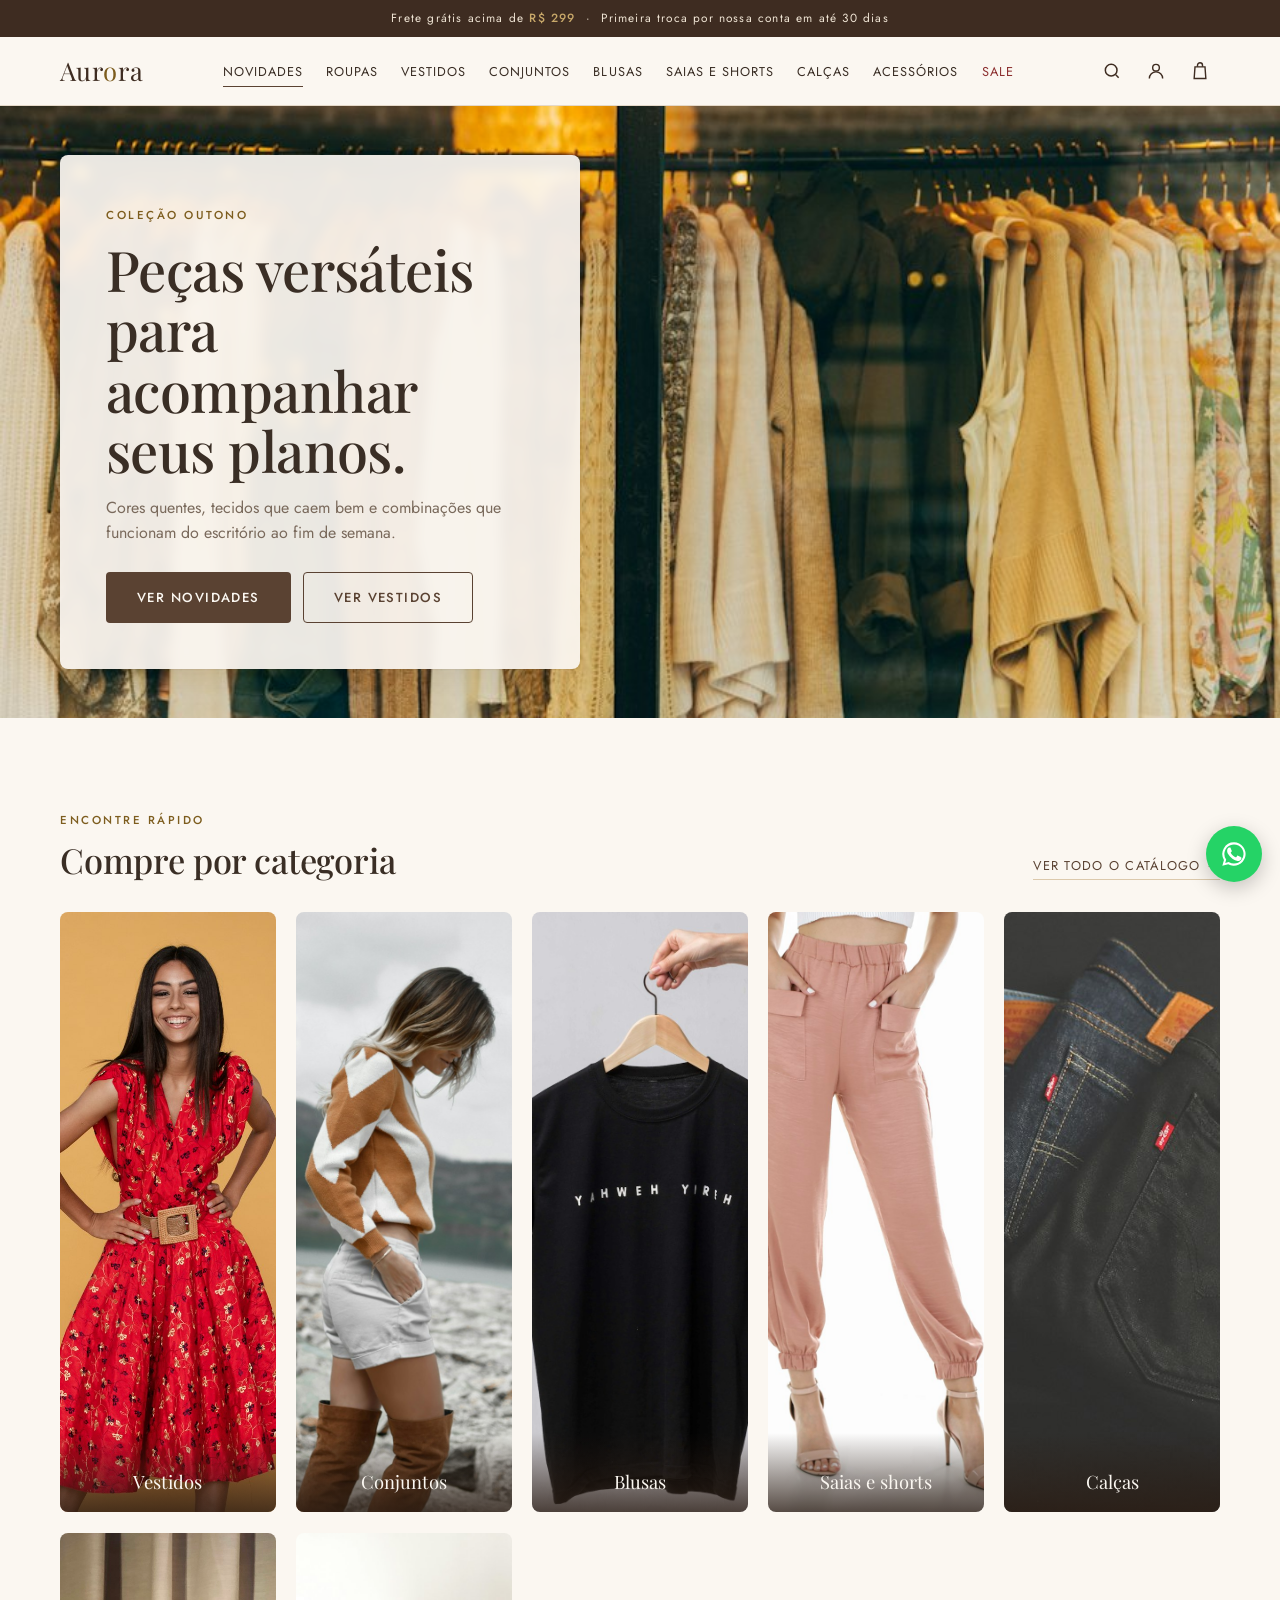
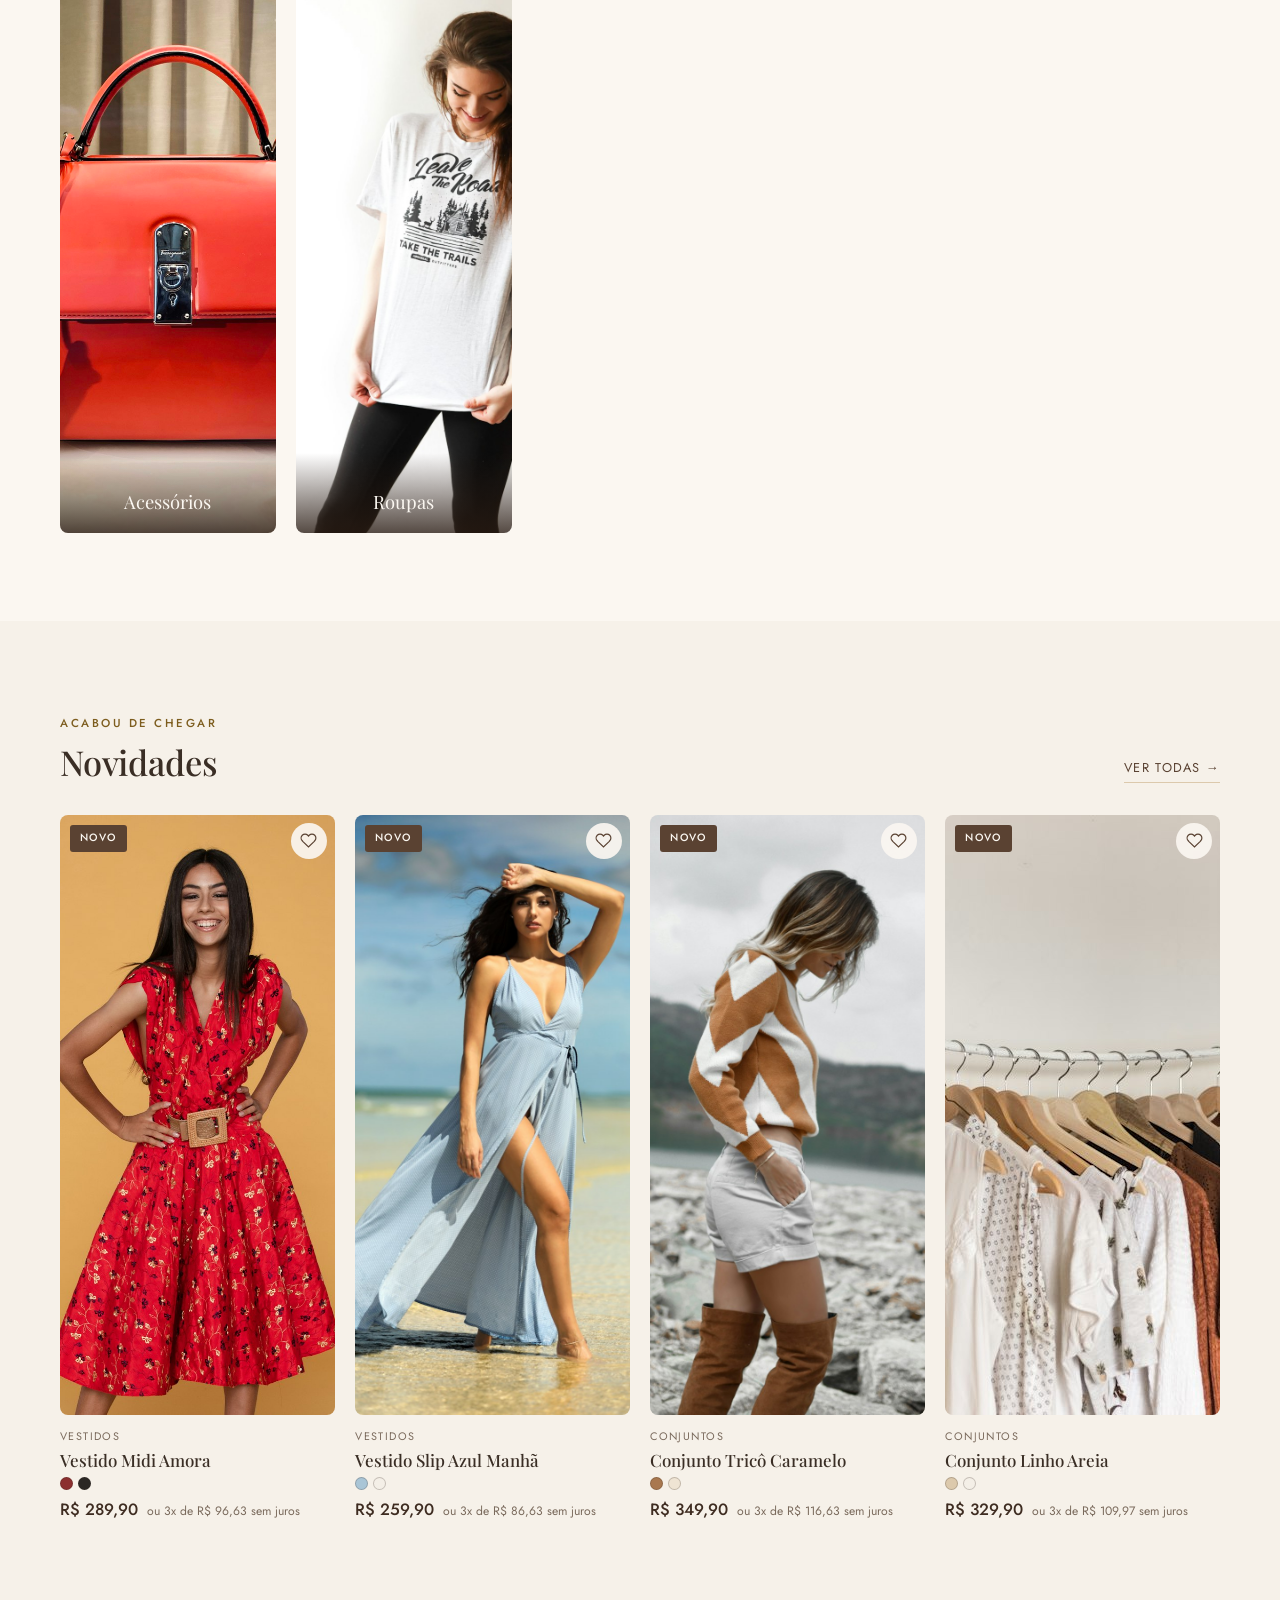
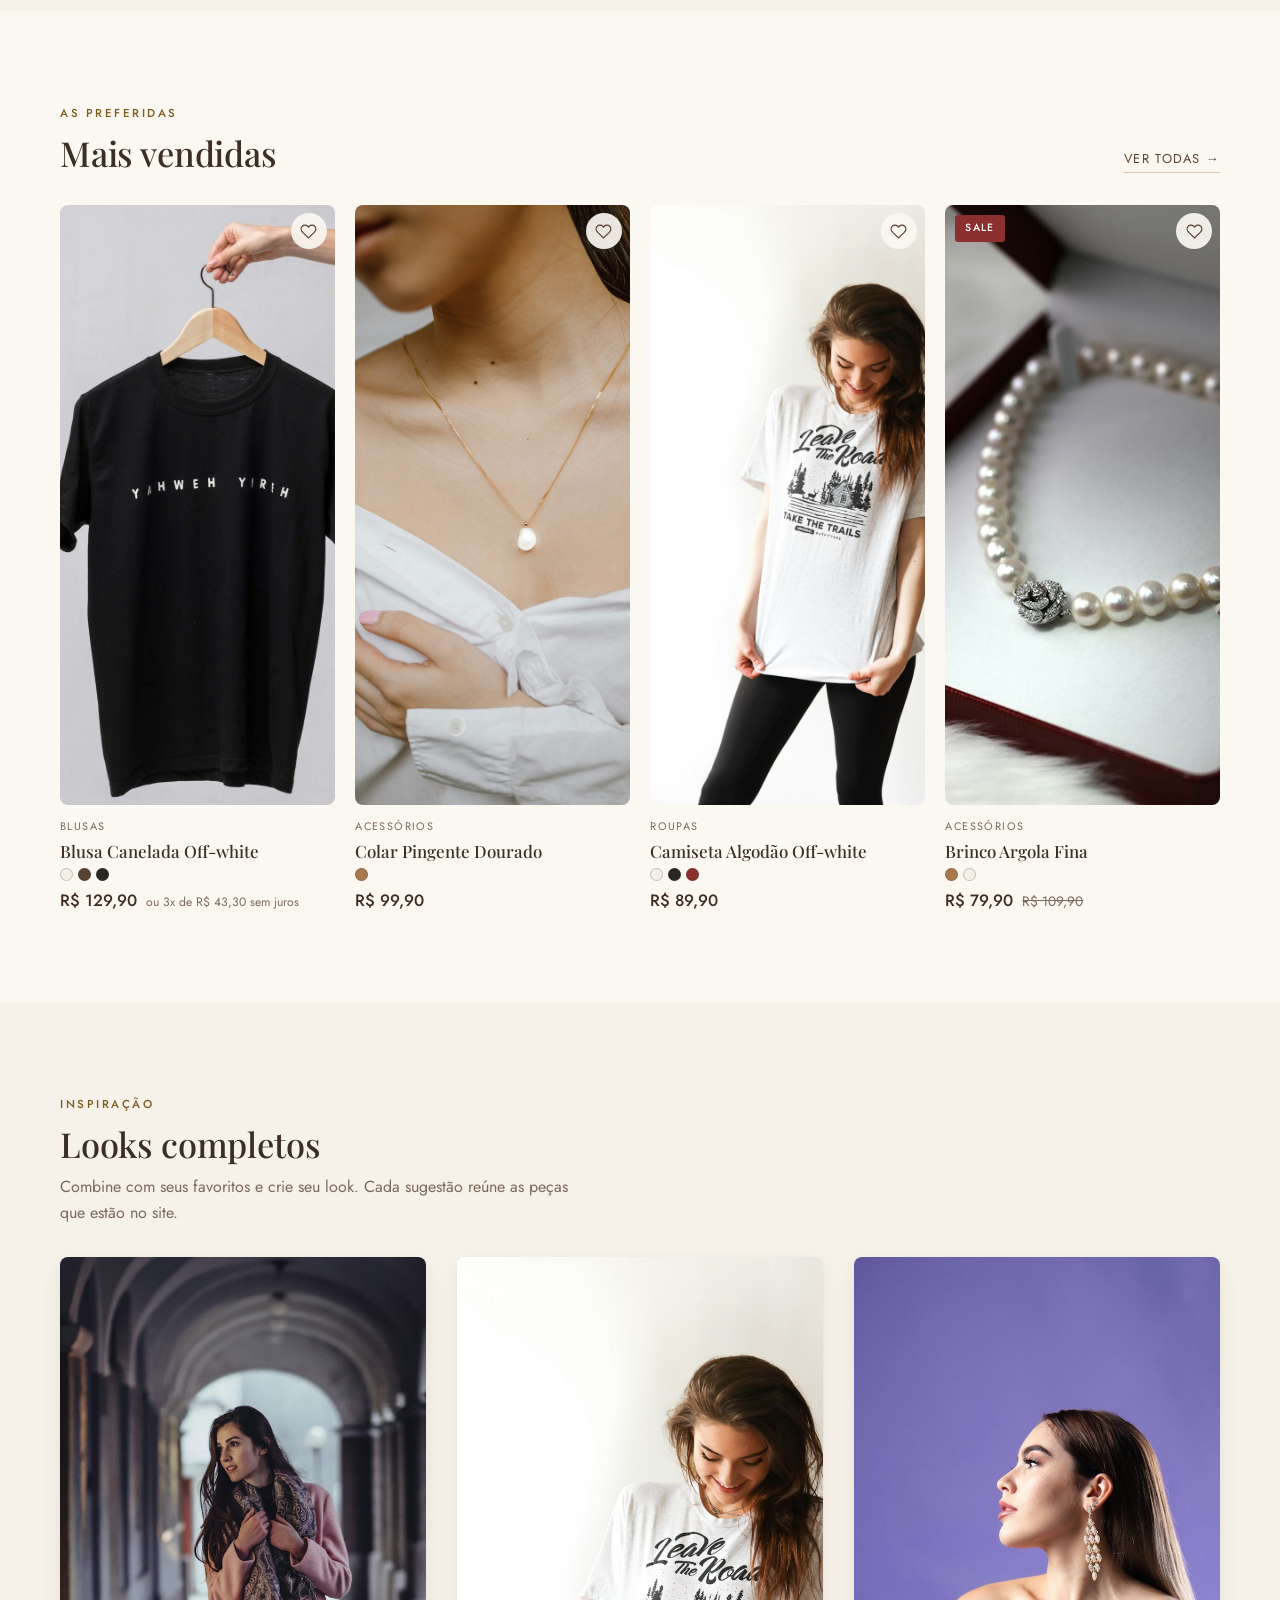
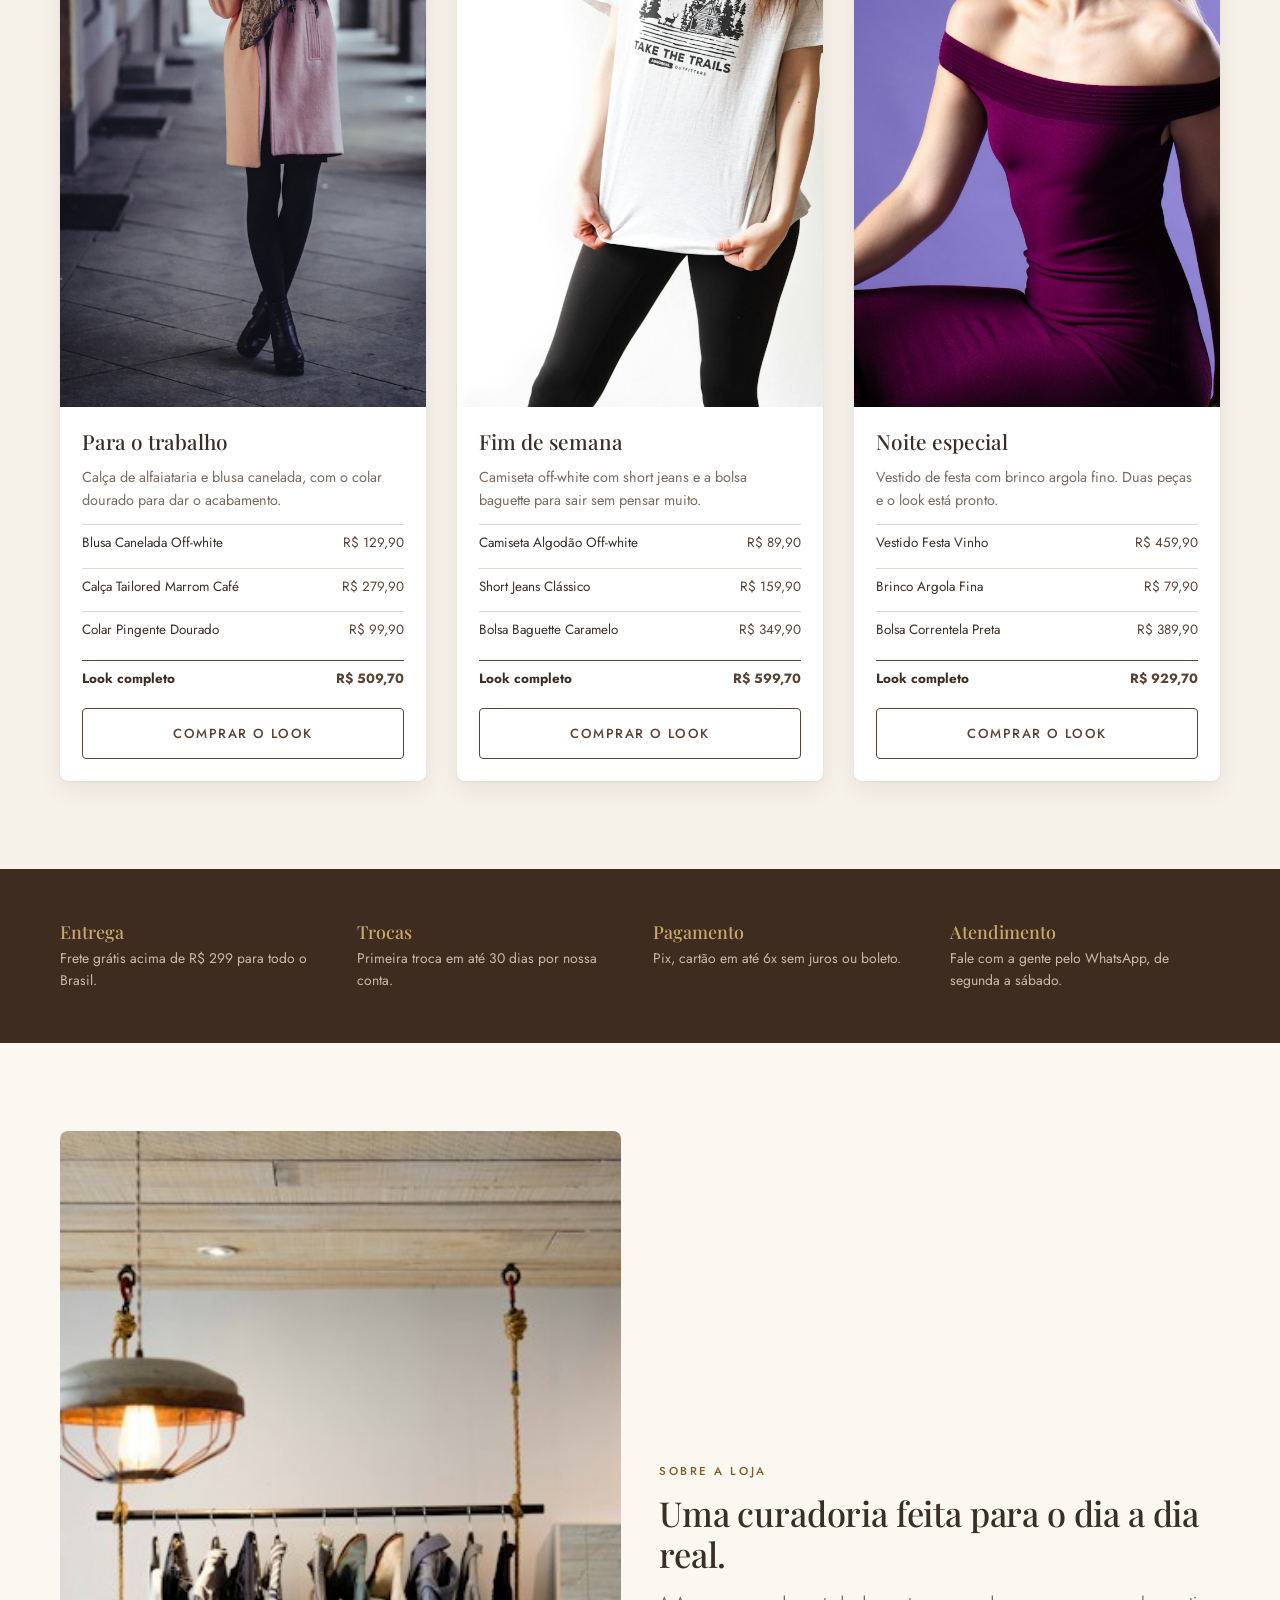
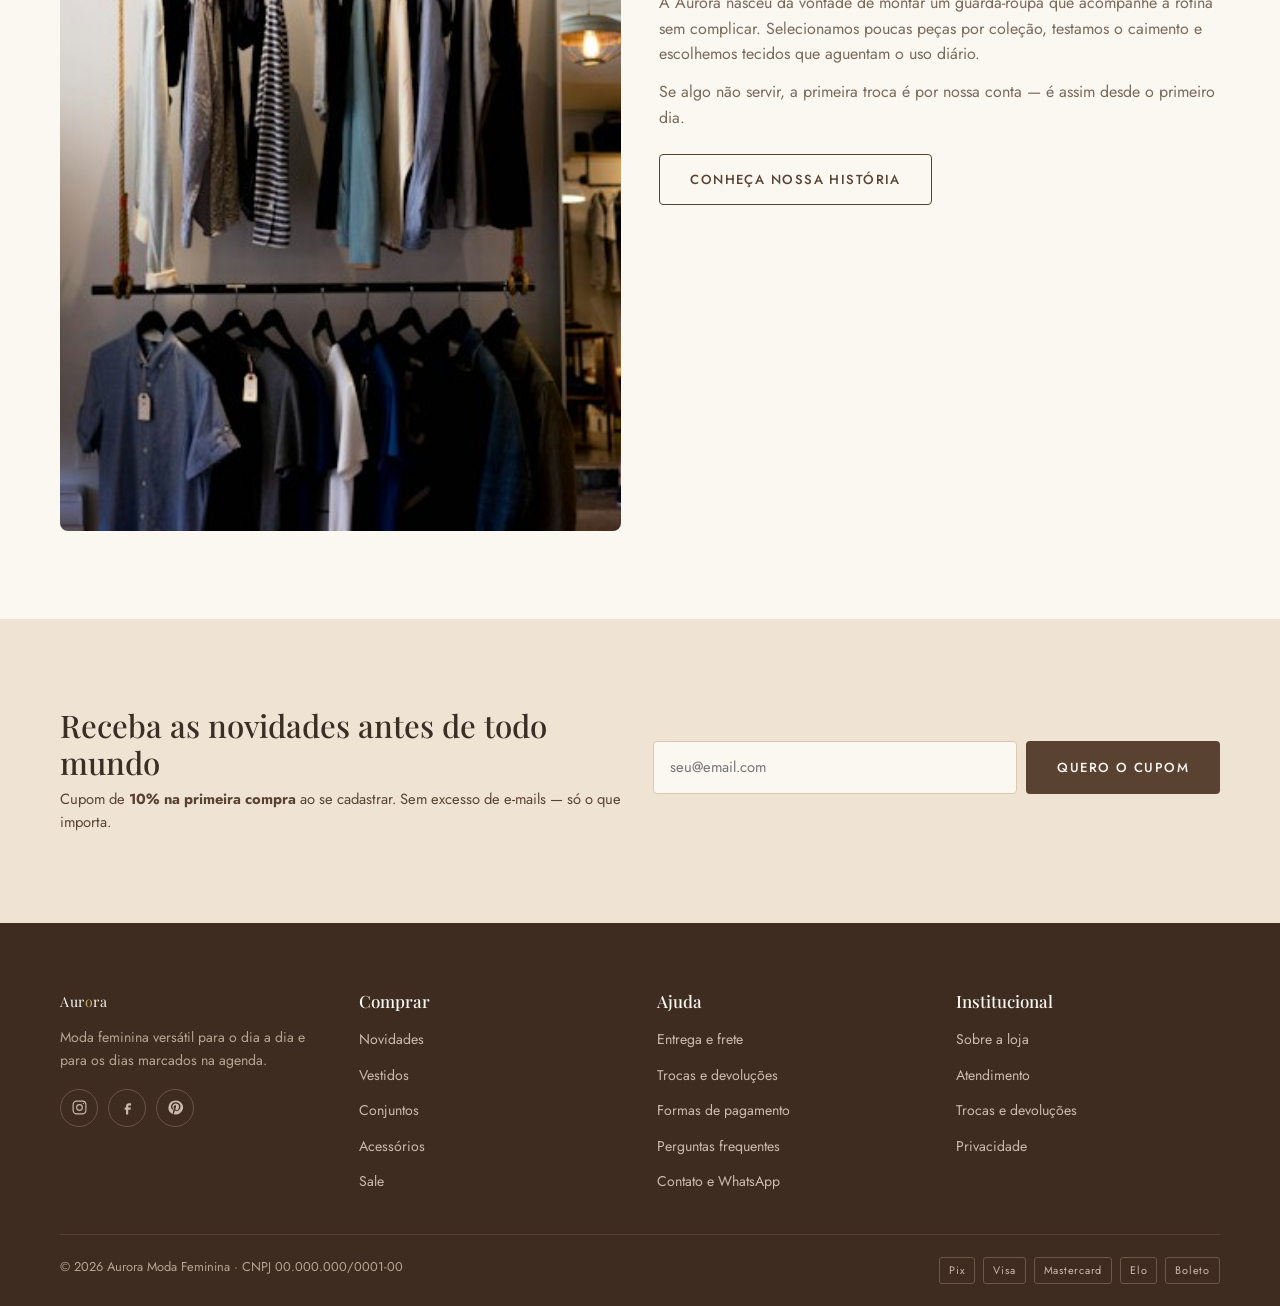
<file: index.html>
<!DOCTYPE html>
<html lang="pt-BR">
<head>
<meta charset="UTF-8">
<meta name="viewport" content="width=device-width, initial-scale=1">
<title>Aurora — Moda feminina para o dia a dia e para os momentos</title>
<meta name="description" content="Loja de moda feminina com roupas, vestidos, conjuntos e acessórios versáteis. Entrega para todo o Brasil, primeira troca grátis em até 30 dias.">
<link rel="preconnect" href="https://fonts.googleapis.com">
<link rel="preconnect" href="https://fonts.gstatic.com" crossorigin>
<link href="https://fonts.googleapis.com/css2?family=Playfair+Display:wght@400;500;600&family=Jost:wght@300;400;500;600&display=swap" rel="stylesheet">
<link rel="stylesheet" href="css/style.css">
</head>
<body data-pagina="novidades">

<!-- Faixa superior -->
<div class="topo-faixa">
  Frete grátis acima de <strong>R$ 299</strong> &nbsp;·&nbsp; Primeira troca por nossa conta em até 30 dias
</div>

<!-- Cabeçalho -->
<header class="cabecalho">
  <div class="container cabecalho-int">
    <button class="acao btn-menu" id="btn-menu" aria-label="Abrir menu" aria-expanded="false" aria-controls="menu-movel">
      <svg viewBox="0 0 24 24" fill="none" stroke="currentColor" stroke-width="1.8"><path d="M3 6h18M3 12h18M3 18h18"/></svg>
    </button>

    <a href="index.html" class="marca">Aur<span>o</span>ra</a>

    <nav class="nav-principal" aria-label="Navegação principal">
      <ul>
        <li><a class="nav-link" data-cat="novidades" href="categoria.html?cat=novidades">Novidades</a></li>
        <li><a class="nav-link" data-cat="roupas" href="categoria.html?cat=roupas">Roupas</a></li>
        <li><a class="nav-link" data-cat="vestidos" href="categoria.html?cat=vestidos">Vestidos</a></li>
        <li><a class="nav-link" data-cat="conjuntos" href="categoria.html?cat=conjuntos">Conjuntos</a></li>
        <li><a class="nav-link" data-cat="blusas" href="categoria.html?cat=blusas">Blusas</a></li>
        <li><a class="nav-link" data-cat="saias-shorts" href="categoria.html?cat=saias-shorts">Saias e shorts</a></li>
        <li><a class="nav-link" data-cat="calcas" href="categoria.html?cat=calcas">Calças</a></li>
        <li><a class="nav-link" data-cat="acessorios" href="categoria.html?cat=acessorios">Acessórios</a></li>
        <li><a class="nav-link nav-link--sale" data-cat="sale" href="categoria.html?cat=sale">Sale</a></li>
      </ul>
    </nav>

    <div class="acoes">
      <button class="acao" id="btn-busca" aria-label="Buscar" aria-expanded="false" aria-controls="busca-barra">
        <svg viewBox="0 0 24 24" fill="none" stroke="currentColor" stroke-width="1.8"><circle cx="11" cy="11" r="7"/><path d="m20 20-3.5-3.5"/></svg>
      </button>
      <a class="acao" href="atendimento.html#contato" aria-label="Atendimento">
        <svg viewBox="0 0 24 24" fill="none" stroke="currentColor" stroke-width="1.7"><circle cx="12" cy="8" r="4"/><path d="M4 21a8 8 0 0 1 16 0"/></svg>
      </a>
      <a class="acao" href="carrinho.html" aria-label="Carrinho de compras">
        <svg viewBox="0 0 24 24" fill="none" stroke="currentColor" stroke-width="1.7"><path d="M6 7h12l1 14H5L6 7z"/><path d="M9 7V5a3 3 0 0 1 6 0v2"/></svg>
        <span class="contador" id="cont-carrinho" hidden>0</span>
      </a>
    </div>
  </div>

  <!-- Busca -->
  <div class="busca-barra" id="busca-barra" hidden>
    <form class="busca-form" id="busca-form" role="search">
      <label class="sr-only" for="busca-input">Buscar produtos</label>
      <input type="search" id="busca-input" placeholder="Busque por vestido, blusa, cor…" autocomplete="off">
      <button type="submit" aria-label="Buscar">
        <svg viewBox="0 0 24 24" fill="none" stroke="currentColor" stroke-width="1.8"><circle cx="11" cy="11" r="7"/><path d="m20 20-3.5-3.5"/></svg>
      </button>
    </form>
    <div class="sugestoes" id="busca-sugestoes" hidden></div>
  </div>
</header>

<!-- Menu móvel -->
<div class="menu-movel" id="menu-movel">
  <div class="menu-movel-topo">
    <a href="index.html" class="marca">Aur<span>o</span>ra</a>
    <button class="acao" id="menu-fechar" aria-label="Fechar menu">
      <svg viewBox="0 0 24 24" fill="none" stroke="currentColor" stroke-width="1.8"><path d="M6 6l12 12M18 6L6 18"/></svg>
    </button>
  </div>
  <nav aria-label="Menu móvel">
    <a href="categoria.html?cat=novidades">Novidades</a>
    <a href="categoria.html?cat=roupas">Roupas</a>
    <a href="categoria.html?cat=vestidos">Vestidos</a>
    <a href="categoria.html?cat=conjuntos">Conjuntos</a>
    <a href="categoria.html?cat=blusas">Blusas</a>
    <a href="categoria.html?cat=saias-shorts">Saias e shorts</a>
    <a href="categoria.html?cat=calcas">Calças</a>
    <a href="categoria.html?cat=acessorios">Acessórios</a>
    <a href="categoria.html?cat=sale" style="color:var(--vinho)">Sale</a>
    <a href="sobre.html">Sobre a loja</a>
    <a href="atendimento.html">Atendimento</a>
  </nav>
</div>

<main>

  <!-- Hero -->
  <section class="hero">
    <img class="hero-img" src="assets/img/p11.jpg" alt="Seleção de peças da coleção Aurora em cabideiros" width="1600" height="1000" fetchpriority="high">
    <div class="hero-conteudo">
      <div class="container">
        <div class="hero-card">
          <span class="eyebrow">Coleção outono</span>
          <h1 class="display" style="margin-top:12px">Peças versáteis para acompanhar seus planos.</h1>
          <p>Cores quentes, tecidos que caem bem e combinações que funcionam do escritório ao fim de semana.</p>
          <div class="hero-acoes">
            <a class="btn btn--primario" href="categoria.html?cat=novidades">Ver novidades</a>
            <a class="btn btn--contorno" href="categoria.html?cat=vestidos">Ver vestidos</a>
          </div>
        </div>
      </div>
    </div>
  </section>

  <!-- Categorias -->
  <section class="secao">
    <div class="container">
      <div class="secao-topo">
        <div>
          <span class="eyebrow">Encontre rápido</span>
          <h2 class="titulo-sec" style="margin-top:8px">Compre por categoria</h2>
        </div>
        <a class="link-seta" href="categoria.html">Ver todo o catálogo →</a>
      </div>
      <div class="grade-cats" id="grade-cats"></div>
    </div>
  </section>

  <!-- Novidades -->
  <section class="secao secao--suave">
    <div class="container">
      <div class="secao-topo">
        <div>
          <span class="eyebrow">Acabou de chegar</span>
          <h2 class="titulo-sec" style="margin-top:8px">Novidades</h2>
        </div>
        <a class="link-seta" href="categoria.html?cat=novidades">Ver todas →</a>
      </div>
      <div class="grade-produtos" id="grade-novidades"></div>
    </div>
  </section>

  <!-- Mais vendidos -->
  <section class="secao">
    <div class="container">
      <div class="secao-topo">
        <div>
          <span class="eyebrow">As preferidas</span>
          <h2 class="titulo-sec" style="margin-top:8px">Mais vendidas</h2>
        </div>
        <a class="link-seta" href="categoria.html?ordenar=vendidos">Ver todas →</a>
      </div>
      <div class="grade-produtos" id="grade-vendidas"></div>
    </div>
  </section>

  <!-- Looks -->
  <section class="secao secao--suave">
    <div class="container">
      <div class="secao-topo">
        <div>
          <span class="eyebrow">Inspiração</span>
          <h2 class="titulo-sec" style="margin-top:8px">Looks completos</h2>
          <p class="suave" style="margin-top:10px;max-width:52ch">Combine com seus favoritos e crie seu look. Cada sugestão reúne as peças que estão no site.</p>
        </div>
      </div>
      <div class="grade-looks" id="grade-looks"></div>
    </div>
  </section>

  <!-- Faixa informativa -->
  <section class="faixa-info">
    <div class="container">
      <ul id="faixa-info"></ul>
    </div>
  </section>

  <!-- Sobre resumo -->
  <section class="secao">
    <div class="container grade-duas">
      <img src="assets/img/p16.jpg" alt="Interior da loja Aurora com peças organizadas em cabideiros" loading="lazy" width="800" height="1000">
      <div>
        <span class="eyebrow">Sobre a loja</span>
        <h2 class="titulo-sec" style="margin-top:10px">Uma curadoria feita para o dia a dia real.</h2>
        <p class="suave" style="margin-top:16px">A Aurora nasceu da vontade de montar um guarda-roupa que acompanhe a rotina sem complicar. Selecionamos poucas peças por coleção, testamos o caimento e escolhemos tecidos que aguentam o uso diário.</p>
        <p class="suave" style="margin-top:12px">Se algo não servir, a primeira troca é por nossa conta — é assim desde o primeiro dia.</p>
        <a class="btn btn--contorno" href="sobre.html" style="margin-top:24px">Conheça nossa história</a>
      </div>
    </div>
  </section>

  <!-- Newsletter -->
  <section class="secao newsletter">
    <div class="container newsletter-int">
      <div>
        <h2>Receba as novidades antes de todo mundo</h2>
        <p>Cupom de <strong>10% na primeira compra</strong> ao se cadastrar. Sem excesso de e-mails — só o que importa.</p>
      </div>
      <div>
        <form class="newsletter-form" id="form-newsletter">
          <label class="sr-only" for="news-email">Seu melhor e-mail</label>
          <input type="email" id="news-email" placeholder="seu@email.com" required>
          <button class="btn btn--primario" type="submit">Quero o cupom</button>
        </form>
        <p class="newsletter-msg" id="news-msg" role="status"></p>
      </div>
    </div>
  </section>

</main>

<!-- Rodapé -->
<footer class="rodape">
  <div class="container">
    <div class="rodape-grade">
      <div>
        <a href="index.html" class="marca">Aur<span>o</span>ra</a>
        <p class="rodape-texto">Moda feminina versátil para o dia a dia e para os dias marcados na agenda.</p>
        <div class="redes">
          <a href="#" aria-label="Instagram"><svg viewBox="0 0 24 24" fill="none" stroke="currentColor" stroke-width="1.6"><rect x="3" y="3" width="18" height="18" rx="5"/><circle cx="12" cy="12" r="4"/><circle cx="17.5" cy="6.5" r="1" fill="currentColor" stroke="none"/></svg></a>
          <a href="#" aria-label="Facebook"><svg viewBox="0 0 24 24" fill="currentColor"><path d="M14 9h3V6h-3c-2.2 0-4 1.8-4 4v2H8v3h2v7h3v-7h3l1-3h-4v-2c0-.6.4-1 1-1z"/></svg></a>
          <a href="#" aria-label="Pinterest"><svg viewBox="0 0 24 24" fill="currentColor"><path d="M12 2a10 10 0 0 0-3.6 19.3c-.1-.8-.2-2 0-2.9l1.3-5.4s-.3-.6-.3-1.6c0-1.5.9-2.6 2-2.6.9 0 1.4.7 1.4 1.5 0 .9-.6 2.3-.9 3.6-.3 1.1.5 2 1.6 2 1.9 0 3.4-2 3.4-5 0-2.6-1.9-4.4-4.5-4.4-3 0-4.8 2.3-4.8 4.6 0 .9.4 1.9.8 2.4.1.1.1.2.1.3l-.3 1.1c0 .2-.2.2-.4.1-1.3-.6-2.1-2.5-2.1-4 0-3.3 2.4-6.3 6.9-6.3 3.6 0 6.4 2.6 6.4 6 0 3.6-2.3 6.5-5.4 6.5-1.1 0-2.1-.6-2.4-1.2l-.7 2.5c-.2.9-.9 2.1-1.4 2.8A10 10 0 1 0 12 2z"/></svg></a>
        </div>
      </div>
      <div>
        <h3>Comprar</h3>
        <ul>
          <li><a href="categoria.html?cat=novidades">Novidades</a></li>
          <li><a href="categoria.html?cat=vestidos">Vestidos</a></li>
          <li><a href="categoria.html?cat=conjuntos">Conjuntos</a></li>
          <li><a href="categoria.html?cat=acessorios">Acessórios</a></li>
          <li><a href="categoria.html?cat=sale">Sale</a></li>
        </ul>
      </div>
      <div>
        <h3>Ajuda</h3>
        <ul>
          <li><a href="atendimento.html#entrega">Entrega e frete</a></li>
          <li><a href="atendimento.html#trocas">Trocas e devoluções</a></li>
          <li><a href="atendimento.html#pagamento">Formas de pagamento</a></li>
          <li><a href="atendimento.html#faq">Perguntas frequentes</a></li>
          <li><a href="atendimento.html#contato">Contato e WhatsApp</a></li>
        </ul>
      </div>
      <div>
        <h3>Institucional</h3>
        <ul>
          <li><a href="sobre.html">Sobre a loja</a></li>
          <li><a href="atendimento.html">Atendimento</a></li>
          <li><a href="#">Trocas e devoluções</a></li>
          <li><a href="#">Privacidade</a></li>
        </ul>
      </div>
    </div>
    <div class="rodape-base">
      <span>© 2026 Aurora Moda Feminina · CNPJ 00.000.000/0001-00</span>
      <div class="pagamentos">
        <span>Pix</span><span>Visa</span><span>Mastercard</span><span>Elo</span><span>Boleto</span>
      </div>
    </div>
  </div>
</footer>

<a class="whats" id="whats" href="#" target="_blank" rel="noopener">
  <span>Fale com a gente</span>
  <svg viewBox="0 0 24 24" fill="currentColor" aria-hidden="true"><path d="M17.5 14.4c-.3-.2-1.7-.8-2-1-.3-.1-.5-.2-.7.1-.2.3-.7 1-.9 1.2-.2.2-.3.2-.6.1-1.7-.9-2.9-1.6-4-3.6-.3-.5.3-.5.8-1.5.1-.2 0-.4 0-.5-.1-.2-.7-1.6-.9-2.2-.2-.6-.5-.5-.7-.5h-.6c-.2 0-.5.1-.8.4-.3.3-1 1-1 2.5s1.1 2.9 1.2 3.1c.2.2 2.1 3.3 5.2 4.6 2 .8 2.7.9 3.7.8.6-.1 1.7-.7 2-1.4.2-.7.2-1.3.2-1.4-.1-.2-.3-.3-.6-.4z"/><path d="M12 2a10 10 0 0 0-8.6 15.1L2 22l5-1.3A10 10 0 1 0 12 2zm0 18.2a8.2 8.2 0 0 1-4.2-1.1l-.3-.2-3 .8.8-2.9-.2-.3A8.2 8.2 0 1 1 12 20.2z"/></svg>
</a>

<script src="js/data.js"></script>
<script src="js/app.js"></script>
<script src="js/home.js"></script>
</body>
</html>
</file>
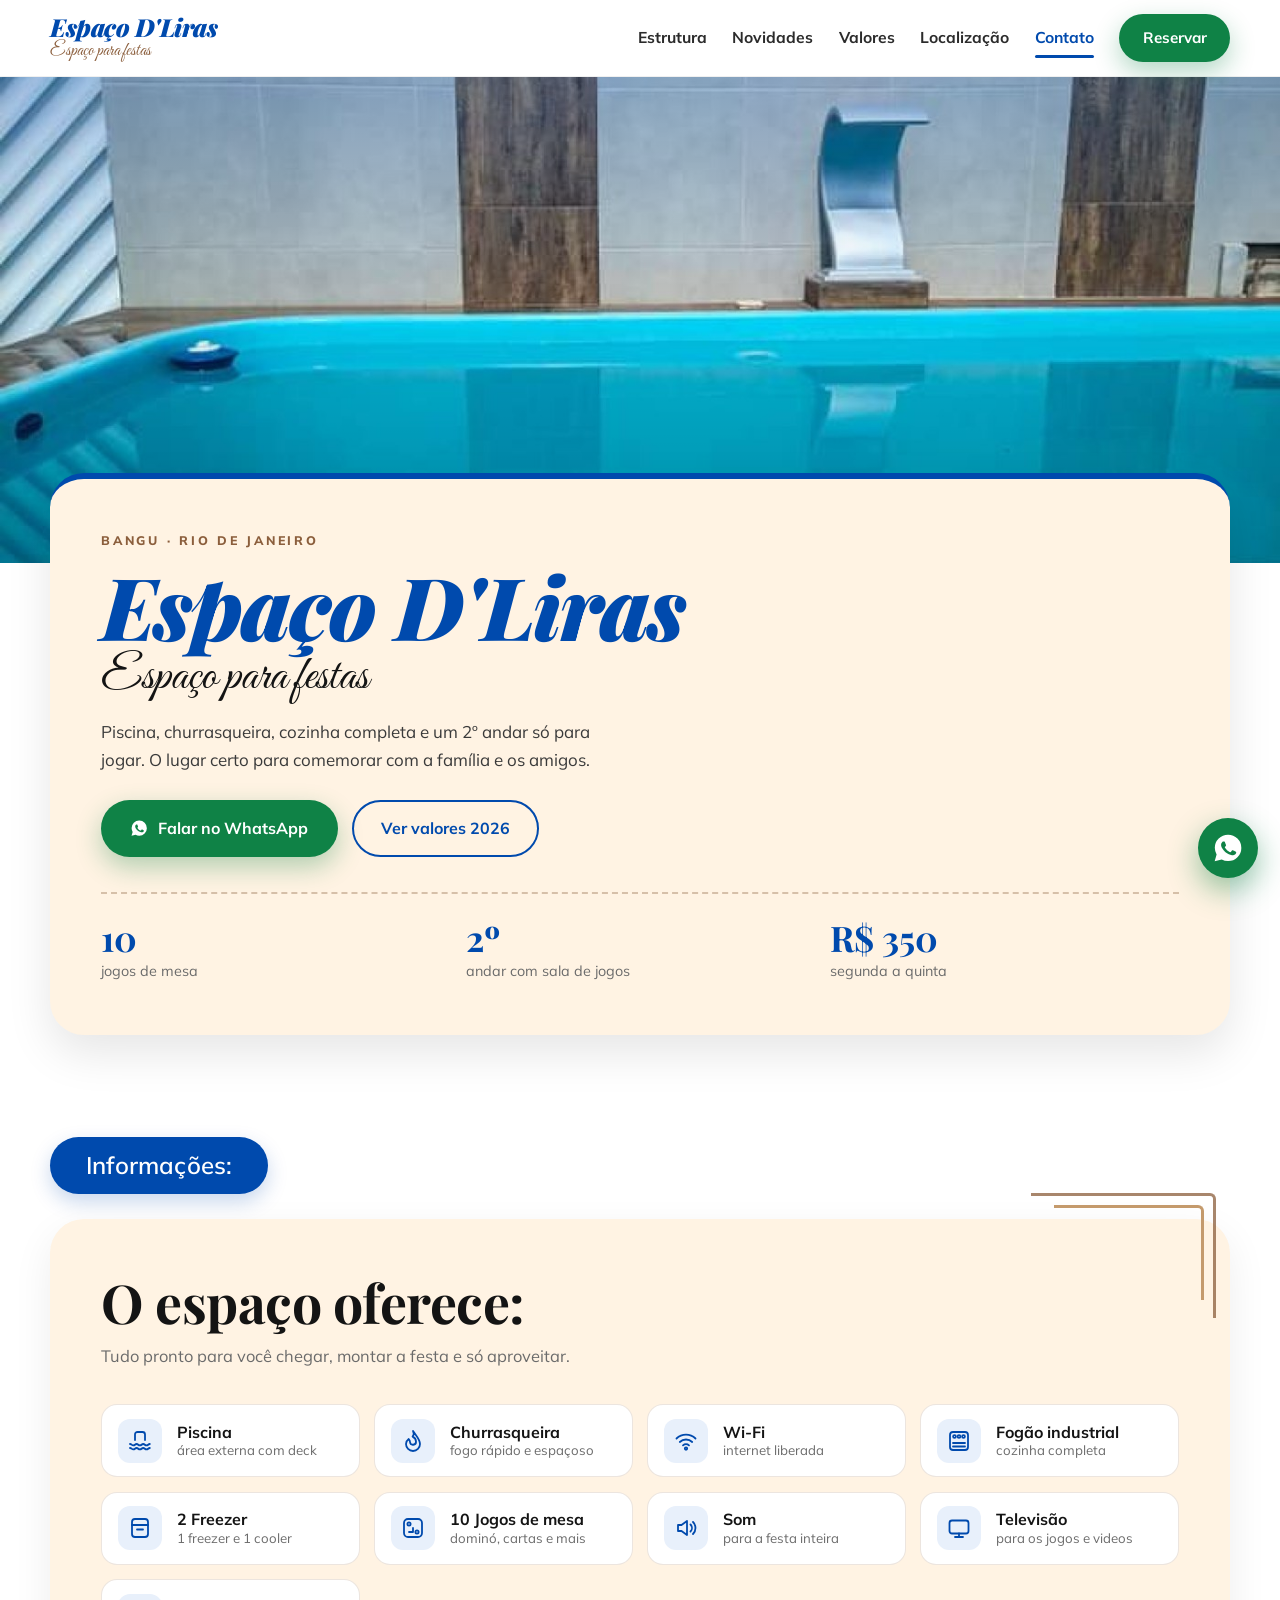
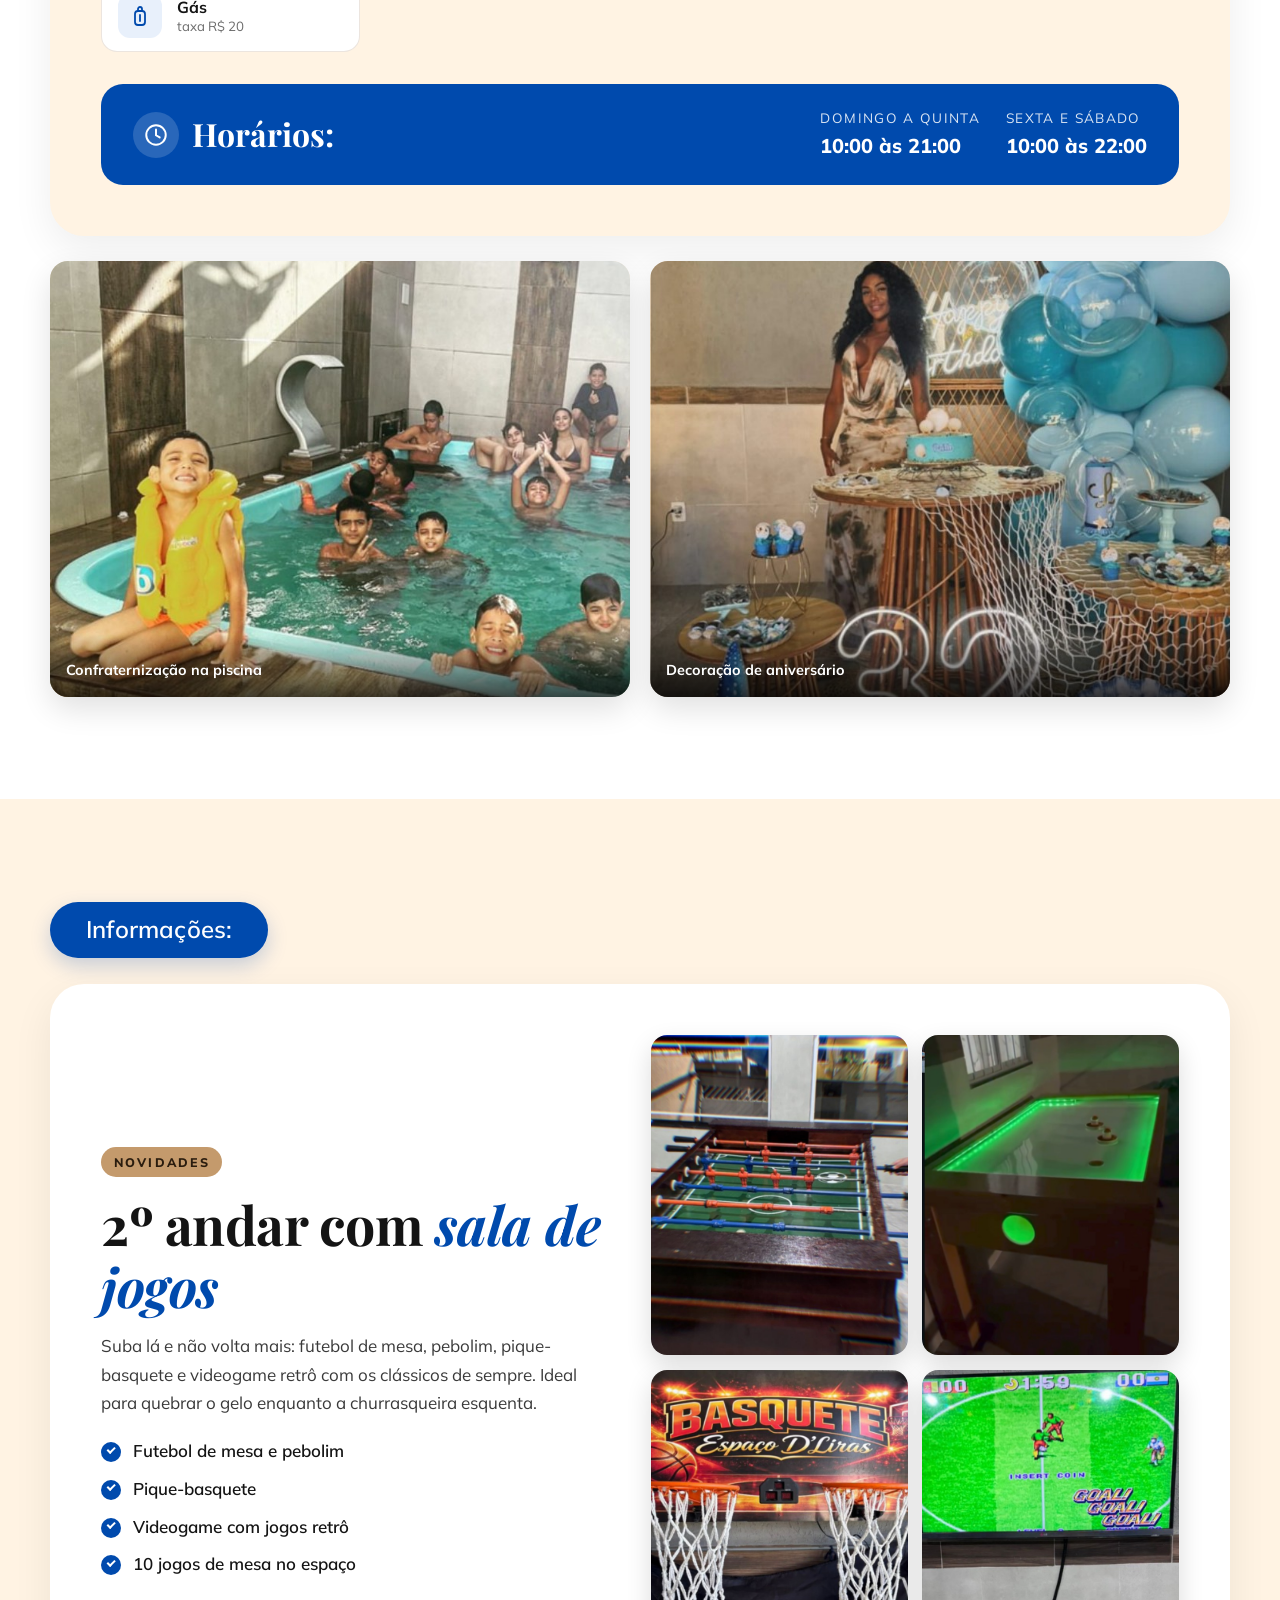
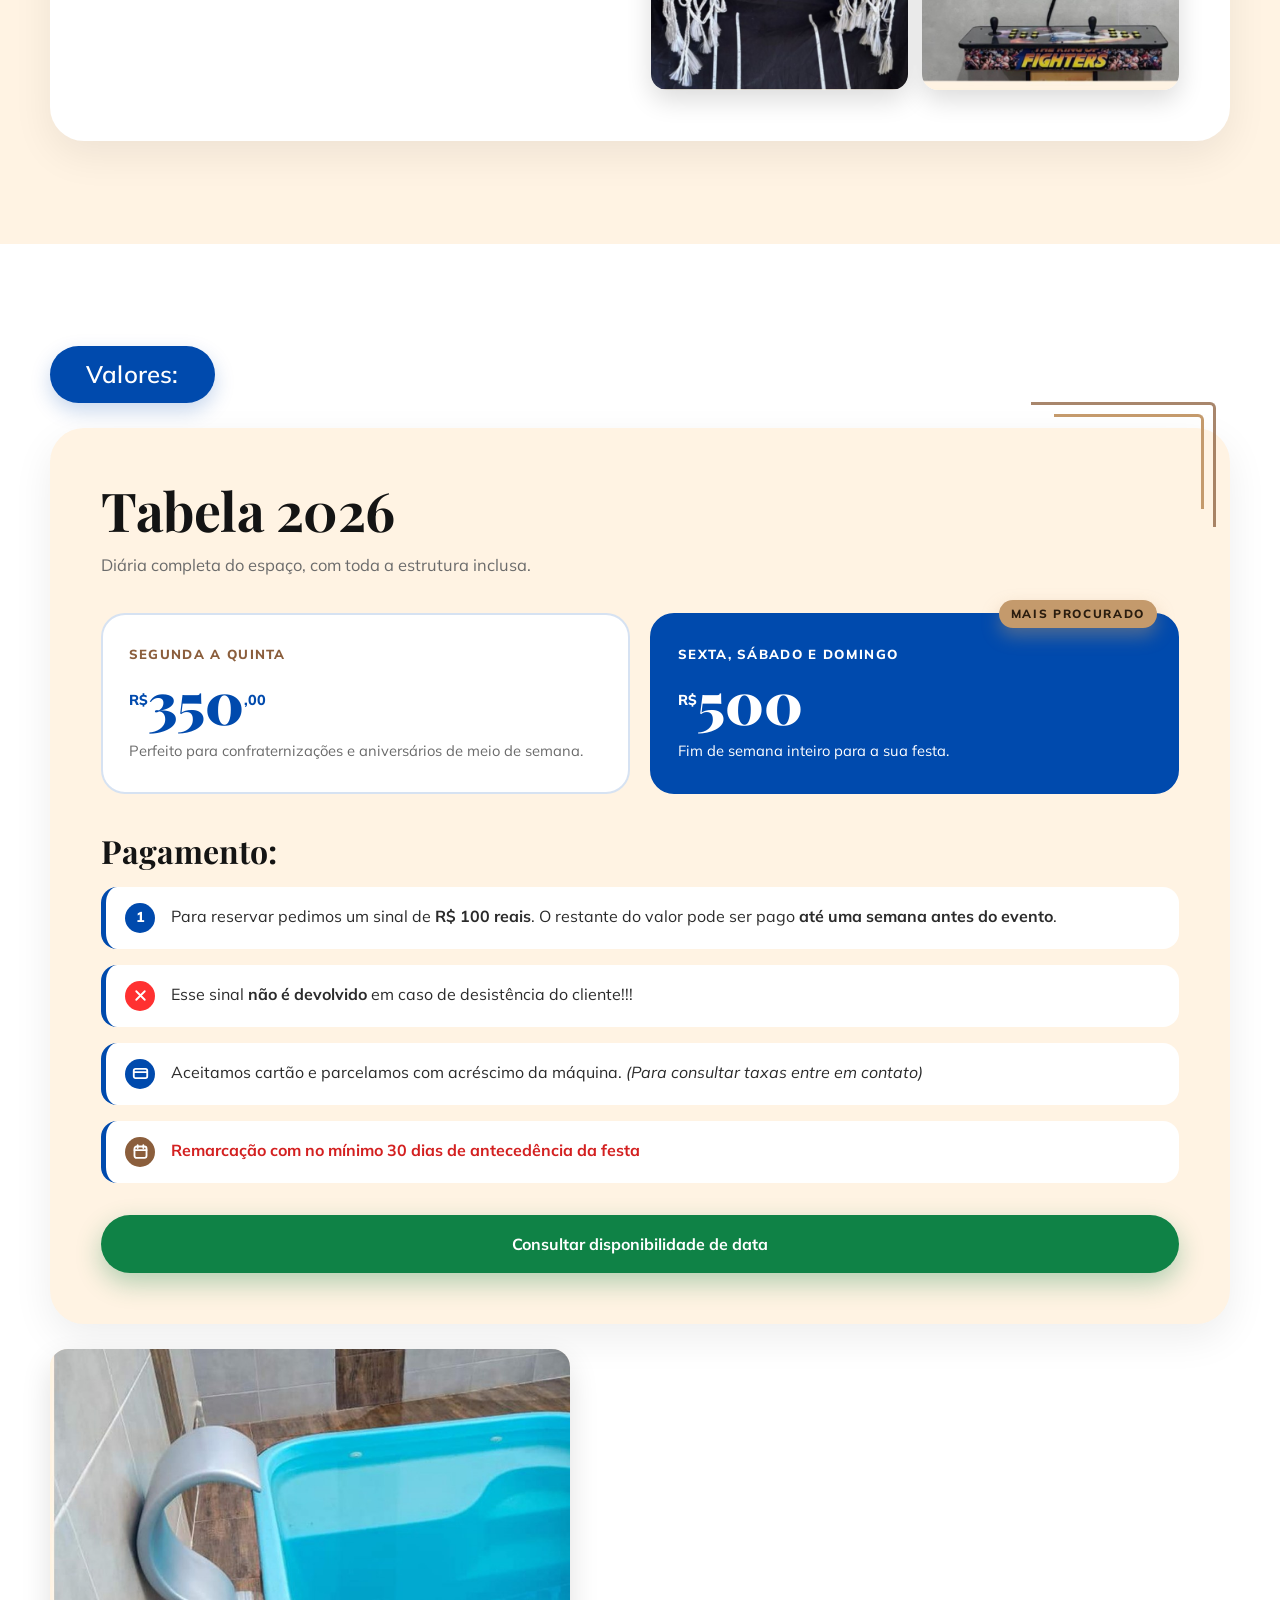
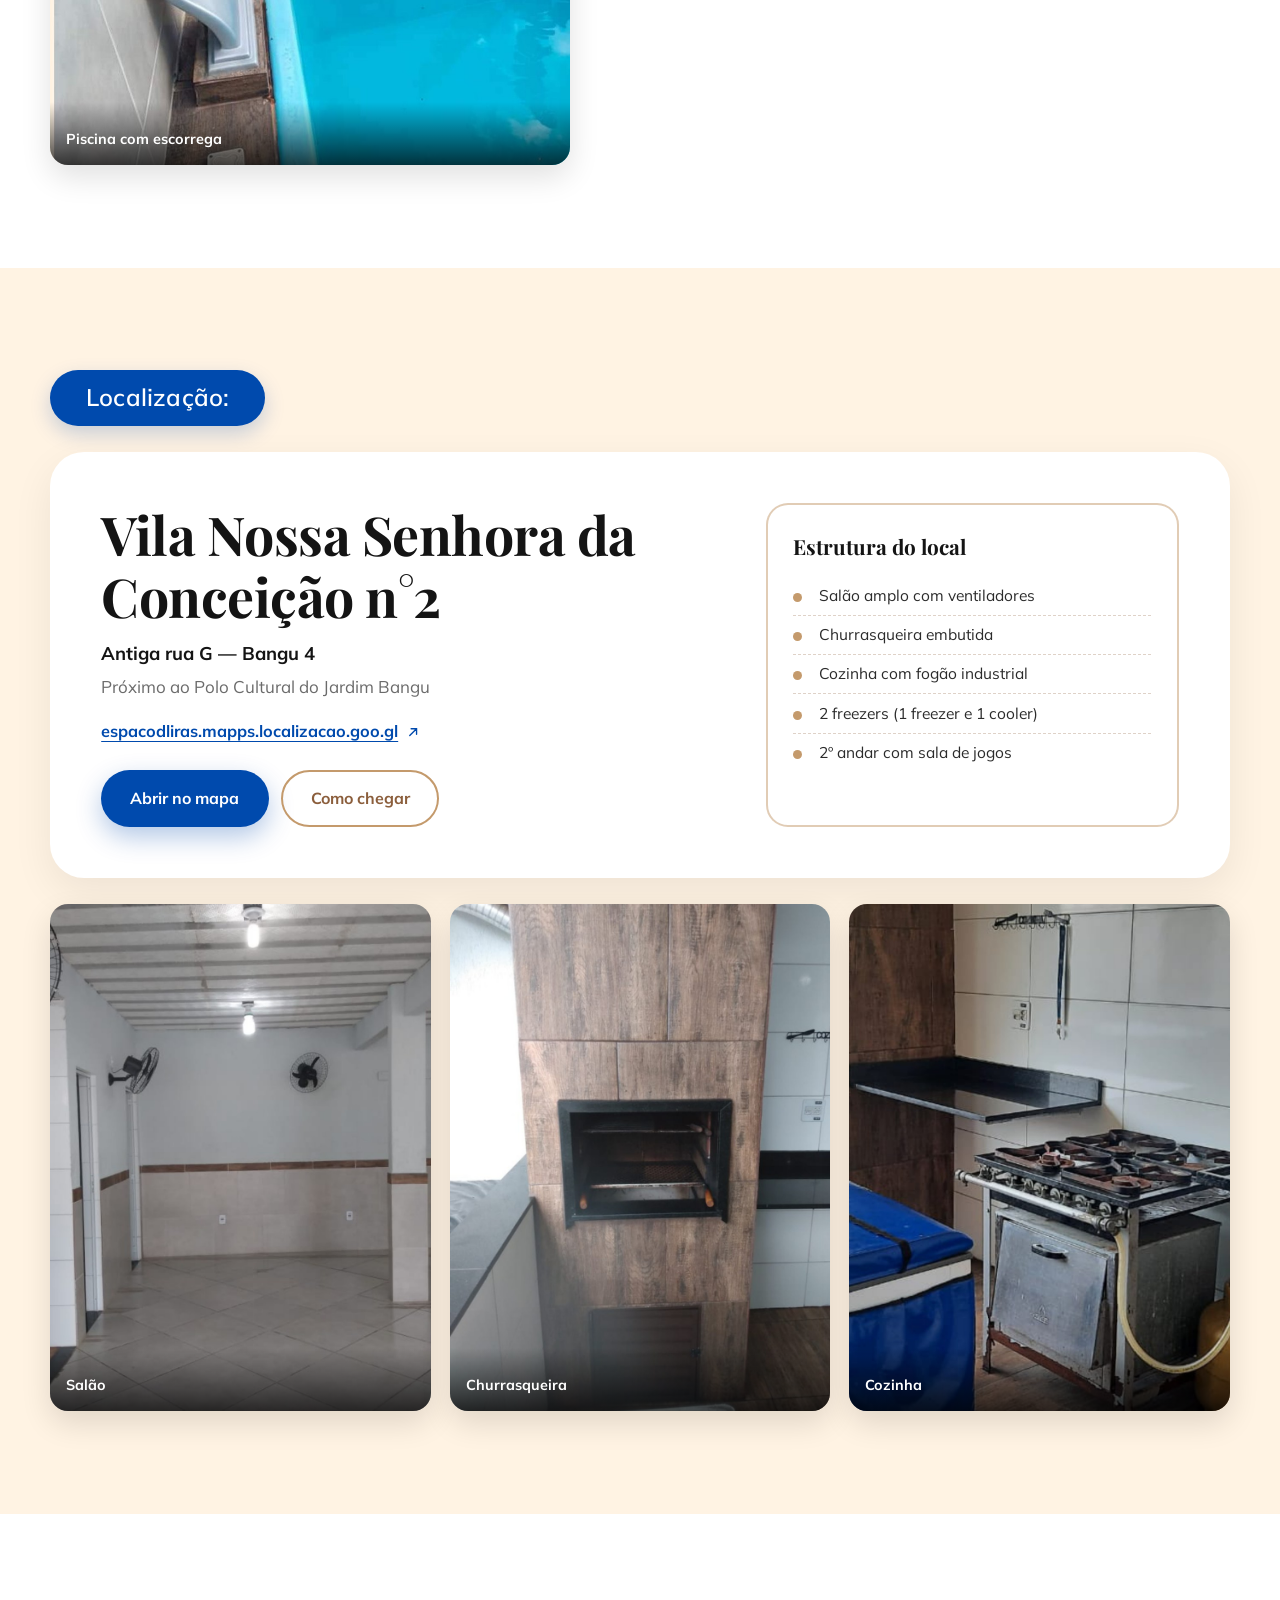
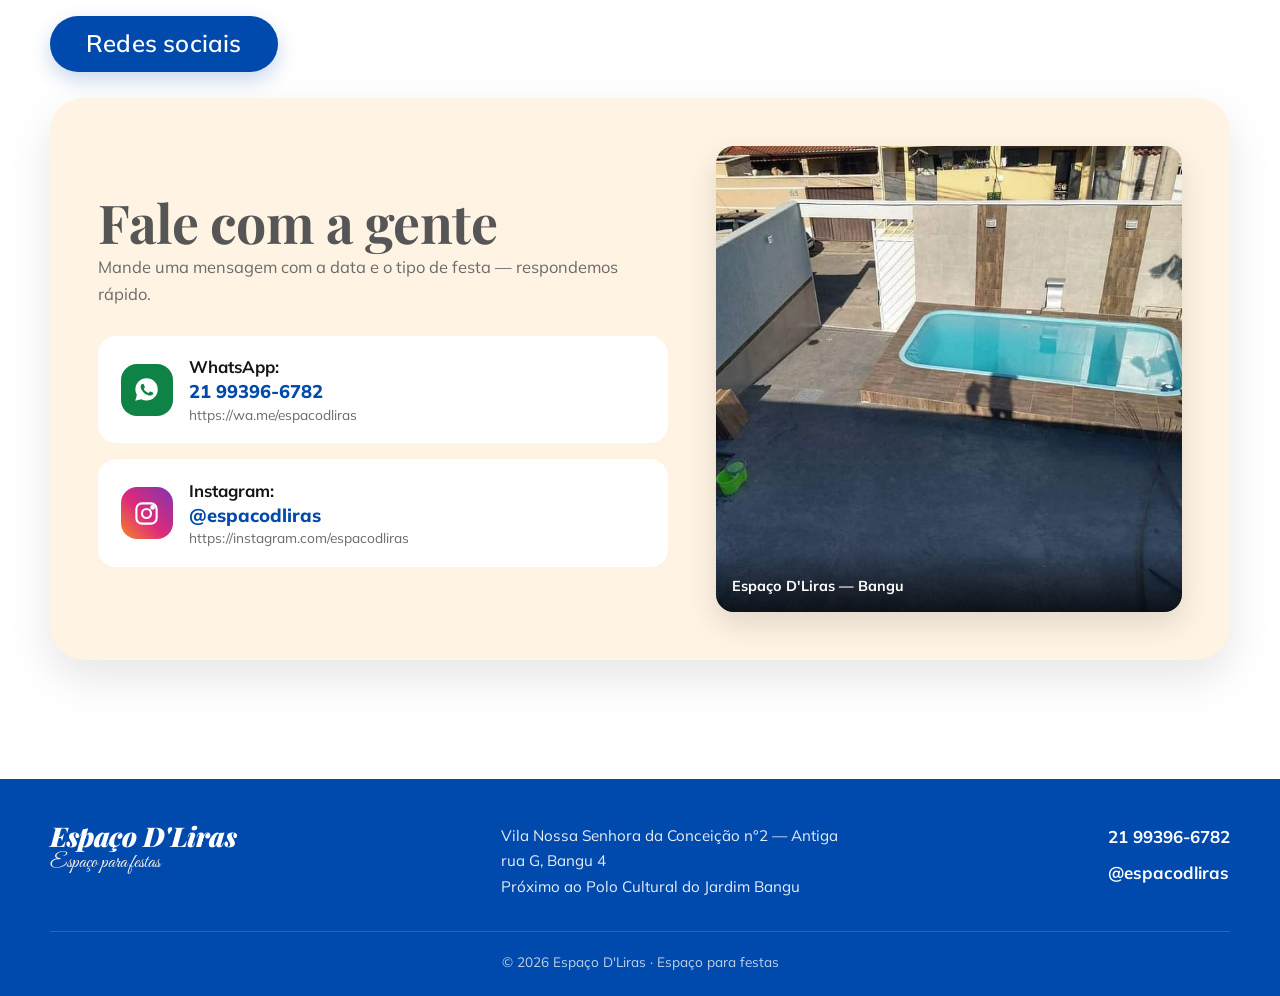
<file: espaco-dliras/index.html>
<!DOCTYPE html>
<html lang="pt-BR">
<head>
<meta charset="UTF-8">
<meta name="viewport" content="width=device-width, initial-scale=1">
<title>Espaço D'Liras — Espaço para festas em Bangu</title>
<meta name="description" content="Espaço D'Liras: piscina, churrasqueira, sala de jogos no 2º andar e muito mais para a sua festa em Bangu. Valores 2026, horários, localização e reservas.">
<link rel="preconnect" href="https://fonts.googleapis.com">
<link rel="preconnect" href="https://fonts.gstatic.com" crossorigin>
<link href="https://fonts.googleapis.com/css2?family=Playfair+Display:ital,wght@0,600;0,700;0,900;1,700;1,900&family=Mulish:wght@400;600;700;800&family=Great+Vibes&display=swap" rel="stylesheet">
<link rel="stylesheet" href="css/styles.css">
<link rel="icon" href="data:image/svg+xml,<svg xmlns='http://www.w3.org/2000/svg' viewBox='0 0 100 100'><rect width='100' height='100' rx='20' fill='%23004AAD'/><text y='72' x='50' text-anchor='middle' font-size='62' fill='%23FFF3E3' font-family='Georgia'>D</text></svg>">
</head>
<body>

<header class="topo" id="topo">
  <div class="topo__inner">
    <a href="#topo" class="marca">
      <span class="marca__nome">Espaço D'Liras</span>
      <span class="marca__frase">Espaço para festas</span>
    </a>

    <button class="nav__abrir" aria-label="Abrir menu" aria-expanded="false" aria-controls="menu">
      <span></span><span></span><span></span>
    </button>

    <nav class="nav" id="menu" aria-label="Menu principal">
      <a href="#estrutura">Estrutura</a>
      <a href="#novidades">Novidades</a>
      <a href="#valores">Valores</a>
      <a href="#localizacao">Localização</a>
      <a href="#contato">Contato</a>
      <a class="btn btn--zap nav__cta" href="https://wa.me/5521993966782?text=Ol%C3%A1!%20Quero%20reservar%20o%20Espa%C3%A7o%20D%27Liras." target="_blank" rel="noopener">Reservar</a>
    </nav>
  </div>
</header>

<main>

  <!-- ============ HERO ============ -->
  <section class="hero">
    <div class="hero__foto">
      <img src="assets/hero-piscina.jpg" alt="Piscina do Espaço D'Liras" fetchpriority="high">
    </div>

    <div class="hero__painel">
      <div class="hero__conteudo">
        <p class="hero__sobretitulo">Bangu · Rio de Janeiro</p>
        <h1 class="hero__titulo">Espaço D'Liras</h1>
        <p class="hero__script">Espaço para festas</p>
        <p class="hero__texto">
          Piscina, churrasqueira, cozinha completa e um 2º andar só para jogar.
          O lugar certo para comemorar com a família e os amigos.
        </p>
        <div class="hero__acoes">
          <a class="btn btn--zap" href="https://wa.me/5521993966782?text=Ol%C3%A1!%20Quero%20reservar%20o%20Espa%C3%A7o%20D%27Liras." target="_blank" rel="noopener">
            <svg viewBox="0 0 24 24" aria-hidden="true"><path d="M12.04 2A9.9 9.9 0 0 0 2.1 11.9a9.8 9.8 0 0 0 1.35 4.95L2 22l5.3-1.38a9.9 9.9 0 0 0 4.74 1.2h.01A9.9 9.9 0 0 0 22 11.92 9.9 9.9 0 0 0 12.04 2Zm5.8 14.06c-.24.68-1.4 1.3-1.94 1.34-.5.04-.98.22-3.3-.7-2.78-1.1-4.54-3.95-4.68-4.13-.14-.19-1.12-1.5-1.12-2.85 0-1.35.7-2.01.95-2.29.25-.28.55-.35.73-.35h.52c.17 0 .4-.06.62.48.24.57.8 1.98.87 2.12.07.14.12.31.02.5-.1.19-.14.31-.28.47-.14.16-.3.36-.42.48-.14.14-.29.29-.12.57.16.28.73 1.2 1.56 1.95 1.07.95 1.98 1.25 2.26 1.39.28.14.44.12.6-.07.17-.19.7-.81.88-1.09.19-.28.37-.23.63-.14.25.09 1.66.78 1.94.92.28.14.47.21.54.33.07.11.07.66-.17 1.34Z"/></svg>
            Falar no WhatsApp
          </a>
          <a class="btn btn--linha" href="#valores">Ver valores 2026</a>
        </div>
      </div>

      <ul class="hero__destaques" aria-label="Destaques">
        <li><strong>10</strong><span>jogos de mesa</span></li>
        <li><strong>2º</strong><span>andar com sala de jogos</span></li>
        <li><strong>R$ 350</strong><span>segunda a quinta</span></li>
      </ul>
    </div>
  </section>

  <!-- ============ ESTRUTURA ============ -->
  <section class="secao" id="estrutura">
    <div class="conteudo">
      <p class="pill">Informações:</p>

      <div class="painel painel--cantos">
        <div class="secao__cabecalho">
          <h2 class="titulo">O espaço oferece:</h2>
          <p class="secao__sub">Tudo pronto para você chegar, montar a festa e só aproveitar.</p>
        </div>

        <ul class="itens">
          <li class="item">
            <span class="item__icone" aria-hidden="true">
              <svg viewBox="0 0 24 24"><path d="M2 15c1.6 0 1.6 1.4 3.3 1.4S6.9 15 8.6 15s1.6 1.4 3.3 1.4S13.5 15 15.2 15s1.6 1.4 3.3 1.4S20.1 15 21.8 15M2 19c1.6 0 1.6 1.4 3.3 1.4S6.9 19 8.6 19s1.6 1.4 3.3 1.4S13.5 19 15.2 19s1.6 1.4 3.3 1.4S20.1 19 21.8 19M7 11V5.5A2.5 2.5 0 0 1 9.5 3h5A2.5 2.5 0 0 1 17 5.5V11"/></svg>
            </span>
            <span class="item__texto"><strong>Piscina</strong><small>área externa com deck</small></span>
          </li>
          <li class="item">
            <span class="item__icone" aria-hidden="true">
              <svg viewBox="0 0 24 24"><path d="M12 2c1.5 2.5.6 4.3-.4 5.6C13.8 8.6 15 10.4 15 12.5A3 3 0 0 1 9 13c0-1.3-.6-2.2-1.3-3C6.4 11 5 12.7 5 15a7 7 0 0 0 14 0c0-4.6-3.4-7.6-7-13Z"/></svg>
            </span>
            <span class="item__texto"><strong>Churrasqueira</strong><small>fogo rápido e espaçoso</small></span>
          </li>
          <li class="item">
            <span class="item__icone" aria-hidden="true">
              <svg viewBox="0 0 24 24"><path d="M2.5 9.5a13.6 13.6 0 0 1 19 0M5.8 13a9 9 0 0 1 12.4 0M9 16.4a4.4 4.4 0 0 1 6 0"/><circle cx="12" cy="19.6" r="1.2"/></svg>
            </span>
            <span class="item__texto"><strong>Wi-Fi</strong><small>internet liberada</small></span>
          </li>
          <li class="item">
            <span class="item__icone" aria-hidden="true">
              <svg viewBox="0 0 24 24"><rect x="3" y="3" width="18" height="18" rx="3"/><circle cx="7.5" cy="7.5" r="1.4"/><circle cx="12" cy="7.5" r="1.4"/><circle cx="16.5" cy="7.5" r="1.4"/><path d="M6 14h12M6 17.5h12"/></svg>
            </span>
            <span class="item__texto"><strong>Fogão industrial</strong><small>cozinha completa</small></span>
          </li>
          <li class="item">
            <span class="item__icone" aria-hidden="true">
              <svg viewBox="0 0 24 24"><rect x="4" y="3" width="16" height="18" rx="3"/><path d="M4 9h16"/><path d="M9 13.5h6"/></svg>
            </span>
            <span class="item__texto"><strong>2 Freezer</strong><small>1 freezer e 1 cooler</small></span>
          </li>
          <li class="item">
            <span class="item__icone" aria-hidden="true">
              <svg viewBox="0 0 24 24"><rect x="3" y="3" width="18" height="18" rx="4"/><circle cx="8" cy="8" r="1.6"/><circle cx="16" cy="16" r="1.6"/><path d="M8 16h4M12 12v4"/></svg>
            </span>
            <span class="item__texto"><strong>10 Jogos de mesa</strong><small>dominó, cartas e mais</small></span>
          </li>
          <li class="item">
            <span class="item__icone" aria-hidden="true">
              <svg viewBox="0 0 24 24"><path d="M4 9v6h3.5L13 19V5L7.5 9H4Z"/><path d="M16.5 8.5a5 5 0 0 1 0 7M19 6a8.5 8.5 0 0 1 0 12"/></svg>
            </span>
            <span class="item__texto"><strong>Som</strong><small>para a festa inteira</small></span>
          </li>
          <li class="item">
            <span class="item__icone" aria-hidden="true">
              <svg viewBox="0 0 24 24"><rect x="2.5" y="4.5" width="19" height="13" rx="2.5"/><path d="M8 21h8M12 17.5V21"/></svg>
            </span>
            <span class="item__texto"><strong>Televisão</strong><small>para os jogos e videos</small></span>
          </li>
          <li class="item">
            <span class="item__icone" aria-hidden="true">
              <svg viewBox="0 0 24 24"><rect x="7" y="7" width="10" height="14" rx="3"/><path d="M10 7V5a2 2 0 0 1 4 0v2M12 11v6"/></svg>
            </span>
            <span class="item__texto"><strong>Gás</strong><small>taxa R$ 20</small></span>
          </li>
        </ul>

        <div class="horarios">
          <div class="horarios__titulo">
            <span class="horarios__icone" aria-hidden="true">
              <svg viewBox="0 0 24 24"><circle cx="12" cy="12" r="9"/><path d="M12 7v5.2l3.4 2"/></svg>
            </span>
            <h3>Horários:</h3>
          </div>
          <div class="horarios__lista">
            <p><span>Domingo a quinta</span><strong>10:00 às 21:00</strong></p>
            <p><span>Sexta e Sábado</span><strong>10:00 às 22:00</strong></p>
          </div>
        </div>
      </div>

      <div class="galeria galeria--2">
        <figure class="foto"><img src="assets/kids-piscina.jpg" alt="Crianças brincando na piscina do Espaço D'Liras" loading="lazy"><figcaption>Confraternização na piscina</figcaption></figure>
        <figure class="foto"><img src="assets/decor-festa.jpg" alt="Decoração de festa montada no espaço" loading="lazy"><figcaption>Decoração de aniversário</figcaption></figure>
      </div>
    </div>
  </section>

  <!-- ============ NOVIDADES ============ -->
  <section class="secao secao--creme" id="novidades">
    <div class="conteudo">
      <p class="pill">Informações:</p>

      <div class="painel painel--branco">
        <div class="novidade">
          <div class="novidade__texto">
            <span class="selo">Novidades</span>
            <h2 class="titulo">2º andar com <em>sala de jogos</em></h2>
            <p>
              Suba lá e não volta mais: futebol de mesa, pebolim, pique-basquete e
              videogame retrô com os clássicos de sempre. Ideal para quebrar o gelo
              enquanto a churrasqueira esquenta.
            </p>
            <ul class="checklist">
              <li>Futebol de mesa e pebolim</li>
              <li>Pique-basquete</li>
              <li>Videogame com jogos retrô</li>
              <li>10 jogos de mesa no espaço</li>
            </ul>
          </div>

          <div class="novidade__mosaico">
            <img src="assets/futebol-mesa.jpg" alt="Futebol de mesa" loading="lazy">
            <img src="assets/pebolim.jpg" alt="Pebolim iluminado" loading="lazy">
            <img src="assets/arcade-basquete.jpg" alt="Pique-basquete Espaço D'Liras" loading="lazy">
            <img src="assets/retro-games.jpg" alt="Videogame retrô na televisão" loading="lazy">
          </div>
        </div>
      </div>
    </div>
  </section>

  <!-- ============ VALORES ============ -->
  <section class="secao" id="valores">
    <div class="conteudo">
      <p class="pill">Valores:</p>

      <div class="painel painel--cantos">
        <div class="secao__cabecalho">
          <h2 class="titulo">Tabela <span class="ano">2026</span></h2>
          <p class="secao__sub">Diária completa do espaço, com toda a estrutura inclusa.</p>
        </div>

        <div class="tabela">
          <article class="plano">
            <p class="plano__periodo">Segunda a Quinta</p>
            <p class="plano__preco"><small>R$</small>350<small>,00</small></p>
            <p class="plano__obs">Perfeito para confraternizações e aniversários de meio de semana.</p>
          </article>
          <article class="plano plano--destaque">
            <span class="plano__banda">Mais procurado</span>
            <p class="plano__periodo">Sexta, sábado e domingo</p>
            <p class="plano__preco"><small>R$</small>500</p>
            <p class="plano__obs">Fim de semana inteiro para a sua festa.</p>
          </article>
        </div>

        <div class="pagamento">
          <h3 class="subtitulo">Pagamento:</h3>
          <ul class="pagamento__lista">
            <li>
              <span class="marca-icone" aria-hidden="true">1</span>
              <p>Para reservar pedimos um sinal de <strong>R$ 100 reais</strong>. O restante do valor pode ser pago <strong>até uma semana antes do evento</strong>.</p>
            </li>
            <li>
              <span class="marca-icone marca-icone--erro" aria-hidden="true">
                <svg viewBox="0 0 24 24"><path d="M6 6l12 12M18 6 6 18"/></svg>
              </span>
              <p>Esse sinal <strong>não é devolvido</strong> em caso de desistência do cliente!!!</p>
            </li>
            <li>
              <span class="marca-icone" aria-hidden="true">
                <svg viewBox="0 0 24 24"><rect x="2.5" y="5.5" width="19" height="13" rx="2.5"/><path d="M2.5 10h19"/></svg>
              </span>
              <p>Aceitamos cartão e parcelamos com acréscimo da máquina. <em>(Para consultar taxas entre em contato)</em></p>
            </li>
            <li>
              <span class="marca-icone marca-icone--data" aria-hidden="true">
                <svg viewBox="0 0 24 24"><rect x="3.5" y="5" width="17" height="16" rx="3"/><path d="M3.5 10h17M8 3v4M16 3v4"/></svg>
              </span>
              <p class="aviso">Remarcação com no mínimo 30 dias de antecedência da festa</p>
            </li>
          </ul>
        </div>

        <a class="btn btn--zap btn--bloco" href="https://wa.me/5521993966782?text=Ol%C3%A1!%20Quero%20consultar%20disponibilidade%20de%20data%20no%20Espa%C3%A7o%20D%27Liras." target="_blank" rel="noopener">
          Consultar disponibilidade de data
        </a>
      </div>

      <div class="galeria galeria--1">
        <figure class="foto"><img src="assets/piscina-vista.jpg" alt="Piscina vista de cima com escorrega" loading="lazy"><figcaption>Piscina com escorrega</figcaption></figure>
      </div>
    </div>
  </section>

  <!-- ============ LOCALIZAÇÃO ============ -->
  <section class="secao secao--creme" id="localizacao">
    <div class="conteudo">
      <p class="pill">Localização:</p>

      <div class="painel painel--branco">
        <div class="local">
          <div class="local__endereco">
            <h2 class="titulo">Vila Nossa Senhora da Conceição n°2</h2>
            <p class="local__linha">Antiga rua G — Bangu 4</p>
            <p class="local__ref">Próximo ao Polo Cultural do Jardim Bangu</p>
            <a class="link-mapa" href="https://espacodliras.mapps.localizacao.goo.gl" target="_blank" rel="noopener">
              espacodliras.mapps.localizacao.goo.gl
              <svg viewBox="0 0 24 24" aria-hidden="true"><path d="M7 17 17 7M9 7h8v8"/></svg>
            </a>
            <div class="local__acoes">
              <a class="btn btn--azul" href="https://espacodliras.mapps.localizacao.goo.gl" target="_blank" rel="noopener">Abrir no mapa</a>
              <a class="btn btn--linha btn--linha-azul" href="#contato">Como chegar</a>
            </div>
          </div>

          <div class="local__cartao">
            <p class="local__cartaoTitulo">Estrutura do local</p>
            <ul>
              <li>Salão amplo com ventiladores</li>
              <li>Churrasqueira embutida</li>
              <li>Cozinha com fogão industrial</li>
              <li>2 freezers (1 freezer e 1 cooler)</li>
              <li>2º andar com sala de jogos</li>
            </ul>
          </div>
        </div>
      </div>

      <div class="galeria galeria--3">
        <figure class="foto"><img src="assets/salao.jpg" alt="Salão interno do espaço" loading="lazy"><figcaption>Salão</figcaption></figure>
        <figure class="foto"><img src="assets/churrasqueira.jpg" alt="Churrasqueira embutida" loading="lazy"><figcaption>Churrasqueira</figcaption></figure>
        <figure class="foto"><img src="assets/cozinha.jpg" alt="Cozinha com fogão industrial e freezer" loading="lazy"><figcaption>Cozinha</figcaption></figure>
      </div>
    </div>
  </section>

  <!-- ============ REDES SOCIAIS ============ -->
  <section class="secao" id="contato">
    <div class="conteudo">
      <p class="pill">Redes sociais</p>

      <div class="contato">
        <div class="contato__info">
          <h2 class="titulo titulo--cinza">Fale com a gente</h2>
          <p class="secao__sub">Mande uma mensagem com a data e o tipo de festa — respondemos rápido.</p>

          <div class="contato__cards">
            <a class="ccard" href="https://wa.me/5521993966782?text=Ol%C3%A1!%20Quero%20reservar%20o%20Espa%C3%A7o%20D%27Liras." target="_blank" rel="noopener">
              <span class="ccard__icone ccard__icone--zap" aria-hidden="true">
                <svg viewBox="0 0 24 24"><path d="M12.04 2A9.9 9.9 0 0 0 2.1 11.9a9.8 9.8 0 0 0 1.35 4.95L2 22l5.3-1.38a9.9 9.9 0 0 0 4.74 1.2A9.9 9.9 0 0 0 22 11.92 9.9 9.9 0 0 0 12.04 2Zm5.8 14.06c-.24.68-1.4 1.3-1.94 1.34-.5.04-.98.22-3.3-.7-2.78-1.1-4.54-3.95-4.68-4.13-.14-.19-1.12-1.5-1.12-2.85 0-1.35.7-2.01.95-2.29.25-.28.55-.35.73-.35h.52c.17 0 .4-.06.62.48.24.57.8 1.98.87 2.12.07.14.12.31.02.5-.1.19-.14.31-.28.47-.14.16-.3.36-.42.48-.14.14-.29.29-.12.57.16.28.73 1.2 1.56 1.95 1.07.95 1.98 1.25 2.26 1.39.28.14.44.12.6-.07.17-.19.7-.81.88-1.09.19-.28.37-.23.63-.14.25.09 1.66.78 1.94.92.28.14.47.21.54.33.07.11.07.66-.17 1.34Z"/></svg>
              </span>
              <span class="ccard__txt">
                <strong>WhatsApp:</strong>
                <span>21 99396-6782</span>
                <em>https://wa.me/espacodliras</em>
              </span>
            </a>

            <a class="ccard" href="https://instagram.com/espacodliras" target="_blank" rel="noopener">
              <span class="ccard__icone ccard__icone--ig" aria-hidden="true">
                <svg viewBox="0 0 24 24"><rect x="3" y="3" width="18" height="18" rx="5"/><circle cx="12" cy="12" r="4"/><circle cx="17.4" cy="6.6" r="1.2"/></svg>
              </span>
              <span class="ccard__txt">
                <strong>Instagram:</strong>
                <span>@espacodliras</span>
                <em>https://instagram.com/espacodliras</em>
              </span>
            </a>
          </div>
        </div>

        <figure class="foto foto--alt contato__foto">
          <img src="assets/vista-aerea.jpg" alt="Vista aérea da piscina e do deck do Espaço D'Liras" loading="lazy">
          <figcaption>Espaço D'Liras — Bangu</figcaption>
        </figure>
      </div>
    </div>
  </section>

</main>

<footer class="rodape">
  <div class="conteudo rodape__inner">
    <div class="rodape__marca">
      <span class="marca__nome">Espaço D'Liras</span>
      <span class="marca__frase">Espaço para festas</span>
    </div>
    <p class="rodape__end">
      Vila Nossa Senhora da Conceição n°2 — Antiga rua G, Bangu 4<br>
      Próximo ao Polo Cultural do Jardim Bangu
    </p>
    <div class="rodape__links">
      <a href="https://wa.me/5521993966782" target="_blank" rel="noopener">21 99396-6782</a>
      <a href="https://instagram.com/espacodliras" target="_blank" rel="noopener">@espacodliras</a>
    </div>
  </div>
  <p class="rodape__copy">© <span id="ano">2026</span> Espaço D'Liras · Espaço para festas</p>
</footer>

<a class="zap-flutuante" href="https://wa.me/5521993966782?text=Ol%C3%A1!%20Quero%20reservar%20o%20Espa%C3%A7o%20D%27Liras." target="_blank" rel="noopener" aria-label="Falar no WhatsApp">
  <svg viewBox="0 0 24 24" aria-hidden="true"><path d="M12.04 2A9.9 9.9 0 0 0 2.1 11.9a9.8 9.8 0 0 0 1.35 4.95L2 22l5.3-1.38a9.9 9.9 0 0 0 4.74 1.2A9.9 9.9 0 0 0 22 11.92 9.9 9.9 0 0 0 12.04 2Zm5.8 14.06c-.24.68-1.4 1.3-1.94 1.34-.5.04-.98.22-3.3-.7-2.78-1.1-4.54-3.95-4.68-4.13-.14-.19-1.12-1.5-1.12-2.85 0-1.35.7-2.01.95-2.29.25-.28.55-.35.73-.35h.52c.17 0 .4-.06.62.48.24.57.8 1.98.87 2.12.07.14.12.31.02.5-.1.19-.14.31-.28.47-.14.16-.3.36-.42.48-.14.14-.29.29-.12.57.16.28.73 1.2 1.56 1.95 1.07.95 1.98 1.25 2.26 1.39.28.14.44.12.6-.07.17-.19.7-.81.88-1.09.19-.28.37-.23.63-.14.25.09 1.66.78 1.94.92.28.14.47.21.54.33.07.11.07.66-.17 1.34Z"/></svg>
</a>

<script src="js/main.js"></script>
</body>
</html>
</file>
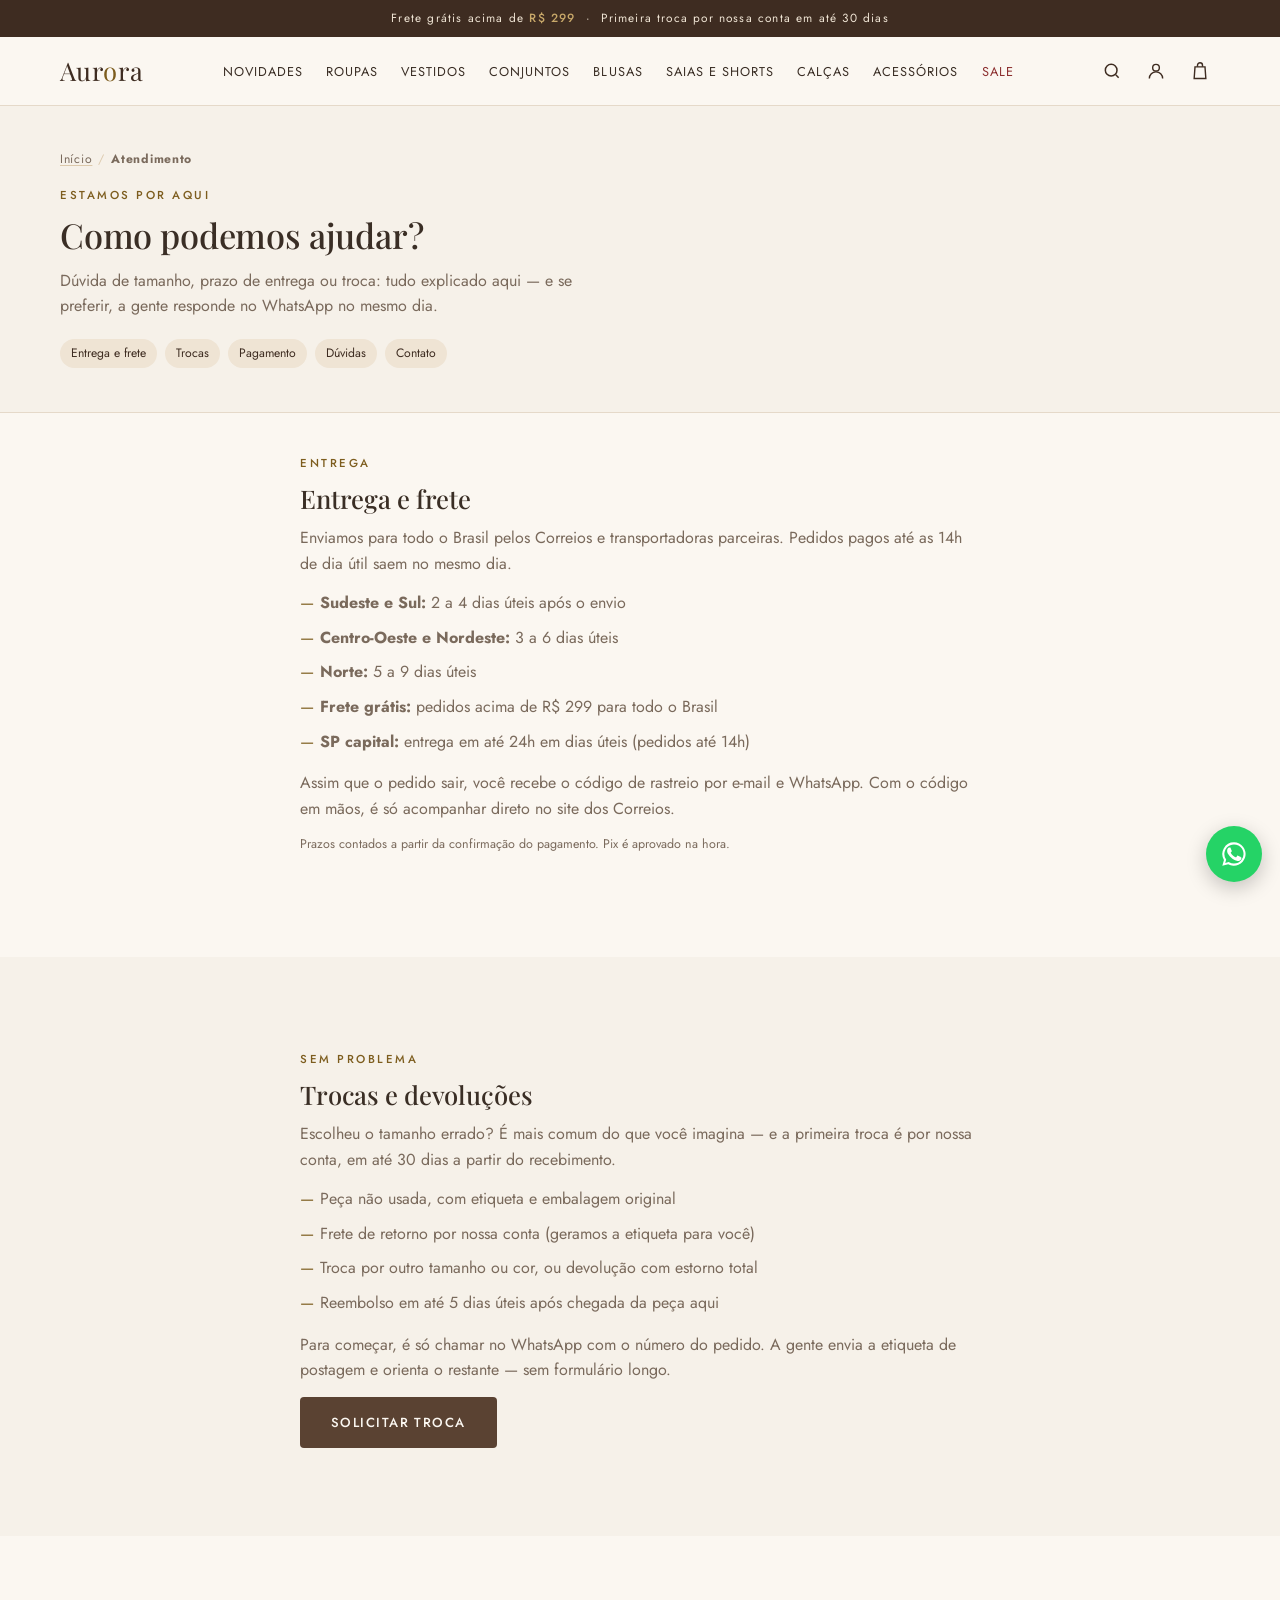
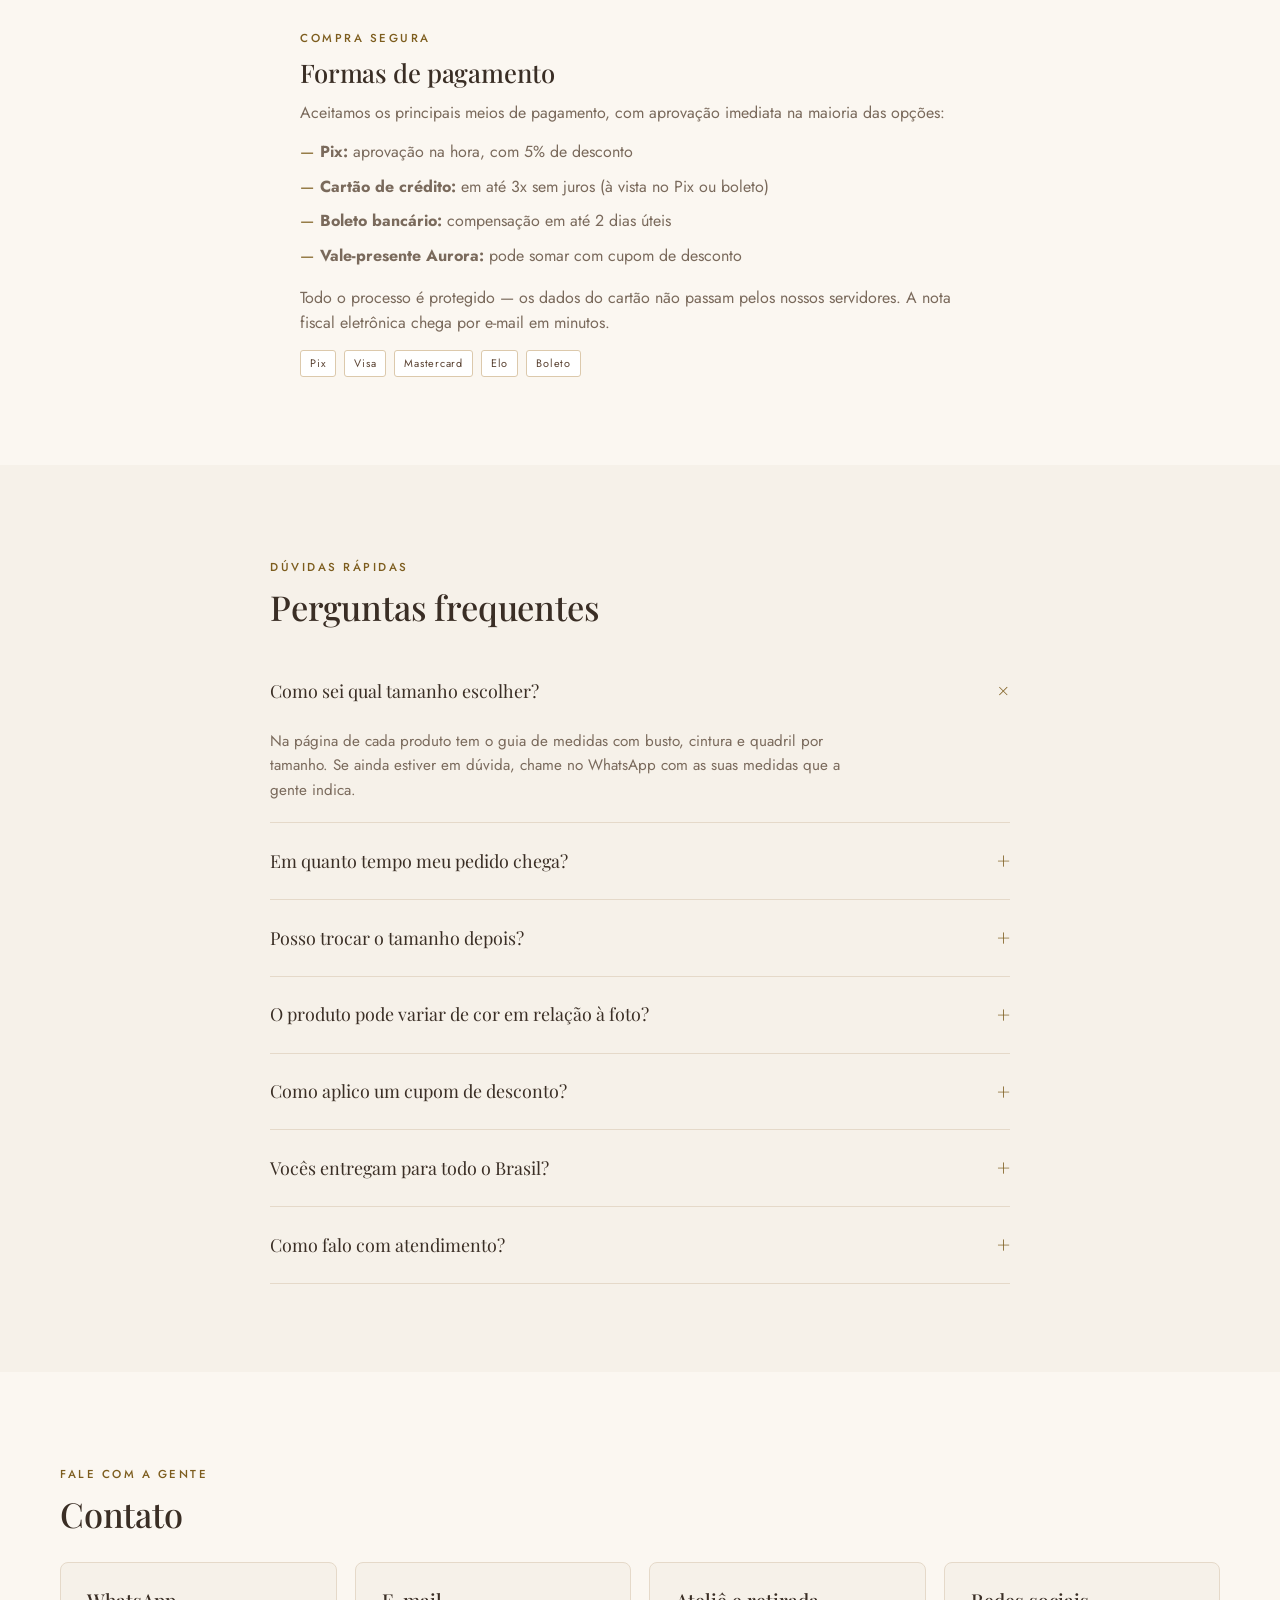
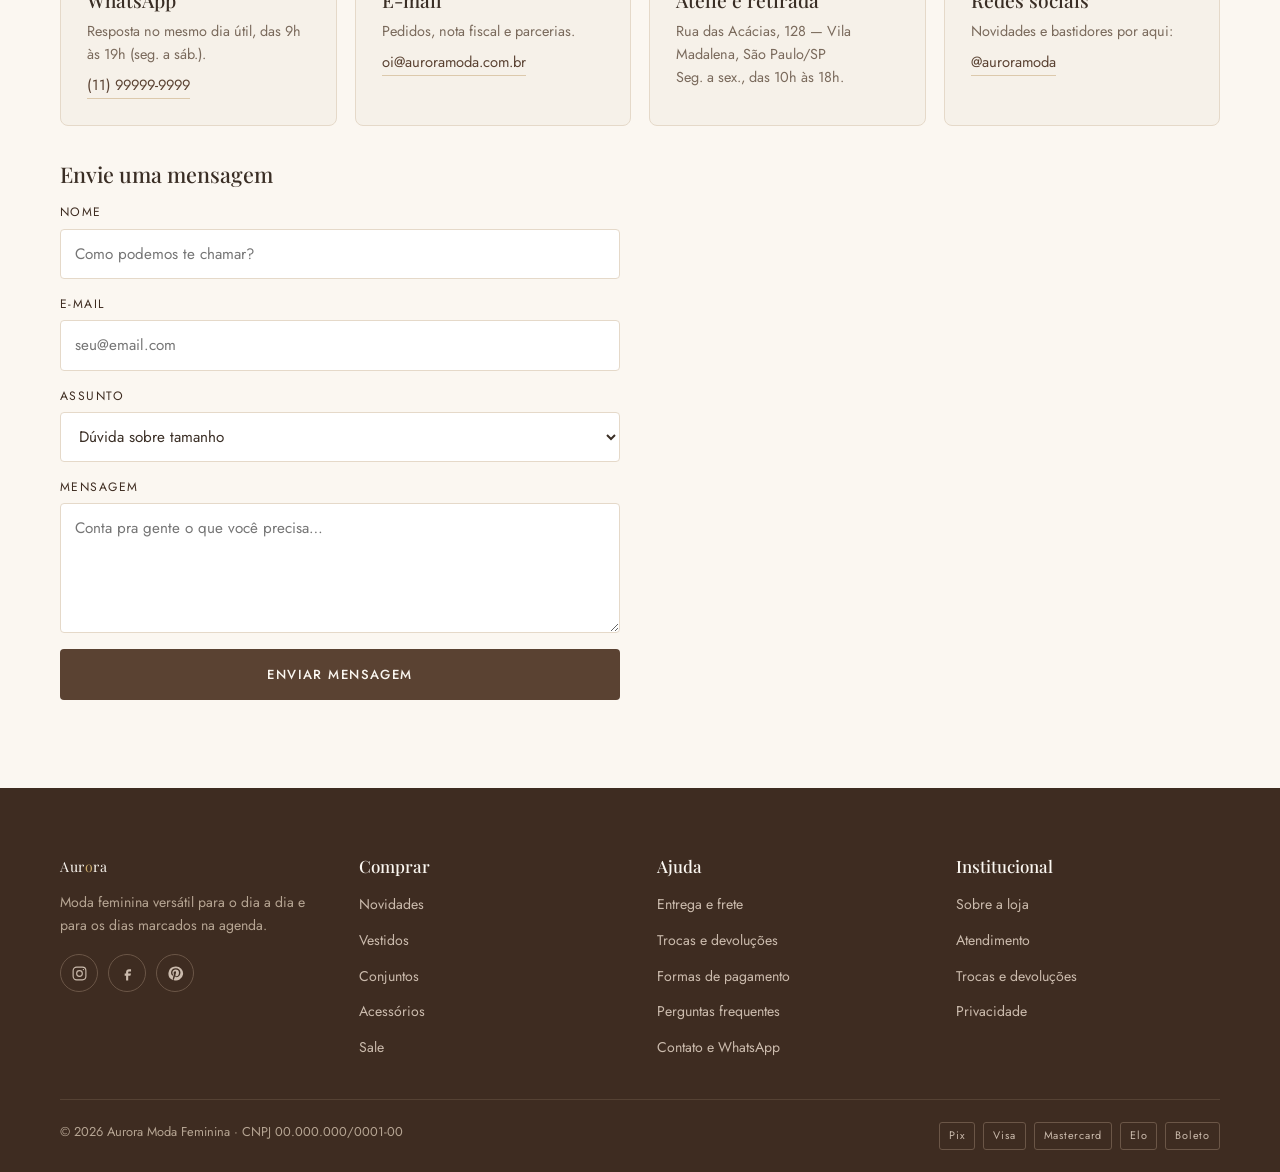
<file: atendimento.html>
<!DOCTYPE html>
<html lang="pt-BR">
<head>
<meta charset="UTF-8">
<meta name="viewport" content="width=device-width, initial-scale=1">
<title>Atendimento — Aurora Moda Feminina</title>
<meta name="description" content="Entrega, trocas, formas de pagamento, perguntas frequentes e contato da Aurora Moda Feminina.">
<link rel="preconnect" href="https://fonts.googleapis.com">
<link rel="preconnect" href="https://fonts.gstatic.com" crossorigin>
<link href="https://fonts.googleapis.com/css2?family=Playfair+Display:wght@400;500;600&family=Jost:wght@300;400;500;600&display=swap" rel="stylesheet">
<link rel="stylesheet" href="css/style.css">
<style>
  .ancora-sec { scroll-margin-top: 96px; }
</style>
</head>
<body data-pagina="">

<div class="topo-faixa">
  Frete grátis acima de <strong>R$ 299</strong> &nbsp;·&nbsp; Primeira troca por nossa conta em até 30 dias
</div>

<header class="cabecalho">
  <div class="container cabecalho-int">
    <button class="acao btn-menu" id="btn-menu" aria-label="Abrir menu" aria-expanded="false" aria-controls="menu-movel">
      <svg viewBox="0 0 24 24" fill="none" stroke="currentColor" stroke-width="1.8"><path d="M3 6h18M3 12h18M3 18h18"/></svg>
    </button>
    <a href="index.html" class="marca">Aur<span>o</span>ra</a>
    <nav class="nav-principal" aria-label="Navegação principal">
      <ul>
        <li><a class="nav-link" data-cat="novidades" href="categoria.html?cat=novidades">Novidades</a></li>
        <li><a class="nav-link" data-cat="roupas" href="categoria.html?cat=roupas">Roupas</a></li>
        <li><a class="nav-link" data-cat="vestidos" href="categoria.html?cat=vestidos">Vestidos</a></li>
        <li><a class="nav-link" data-cat="conjuntos" href="categoria.html?cat=conjuntos">Conjuntos</a></li>
        <li><a class="nav-link" data-cat="blusas" href="categoria.html?cat=blusas">Blusas</a></li>
        <li><a class="nav-link" data-cat="saias-shorts" href="categoria.html?cat=saias-shorts">Saias e shorts</a></li>
        <li><a class="nav-link" data-cat="calcas" href="categoria.html?cat=calcas">Calças</a></li>
        <li><a class="nav-link" data-cat="acessorios" href="categoria.html?cat=acessorios">Acessórios</a></li>
        <li><a class="nav-link nav-link--sale" data-cat="sale" href="categoria.html?cat=sale">Sale</a></li>
      </ul>
    </nav>
    <div class="acoes">
      <button class="acao" id="btn-busca" aria-label="Buscar" aria-expanded="false" aria-controls="busca-barra">
        <svg viewBox="0 0 24 24" fill="none" stroke="currentColor" stroke-width="1.8"><circle cx="11" cy="11" r="7"/><path d="m20 20-3.5-3.5"/></svg>
      </button>
      <a class="acao" href="atendimento.html#contato" aria-label="Atendimento">
        <svg viewBox="0 0 24 24" fill="none" stroke="currentColor" stroke-width="1.7"><circle cx="12" cy="8" r="4"/><path d="M4 21a8 8 0 0 1 16 0"/></svg>
      </a>
      <a class="acao" href="carrinho.html" aria-label="Carrinho de compras">
        <svg viewBox="0 0 24 24" fill="none" stroke="currentColor" stroke-width="1.7"><path d="M6 7h12l1 14H5L6 7z"/><path d="M9 7V5a3 3 0 0 1 6 0v2"/></svg>
        <span class="contador" id="cont-carrinho" hidden>0</span>
      </a>
    </div>
  </div>
  <div class="busca-barra" id="busca-barra" hidden>
    <form class="busca-form" id="busca-form" role="search">
      <label class="sr-only" for="busca-input">Buscar produtos</label>
      <input type="search" id="busca-input" placeholder="Busque por vestido, blusa, cor…" autocomplete="off">
      <button type="submit" aria-label="Buscar">
        <svg viewBox="0 0 24 24" fill="none" stroke="currentColor" stroke-width="1.8"><circle cx="11" cy="11" r="7"/><path d="m20 20-3.5-3.5"/></svg>
      </button>
    </form>
    <div class="sugestoes" id="busca-sugestoes" hidden></div>
  </div>
</header>

<div class="menu-movel" id="menu-movel">
  <div class="menu-movel-topo">
    <a href="index.html" class="marca">Aur<span>o</span>ra</a>
    <button class="acao" id="menu-fechar" aria-label="Fechar menu">
      <svg viewBox="0 0 24 24" fill="none" stroke="currentColor" stroke-width="1.8"><path d="M6 6l12 12M18 6L6 18"/></svg>
    </button>
  </div>
  <nav aria-label="Menu móvel">
    <a href="categoria.html?cat=novidades">Novidades</a>
    <a href="categoria.html?cat=roupas">Roupas</a>
    <a href="categoria.html?cat=vestidos">Vestidos</a>
    <a href="categoria.html?cat=conjuntos">Conjuntos</a>
    <a href="categoria.html?cat=blusas">Blusas</a>
    <a href="categoria.html?cat=saias-shorts">Saias e shorts</a>
    <a href="categoria.html?cat=calcas">Calças</a>
    <a href="categoria.html?cat=acessorios">Acessórios</a>
    <a href="categoria.html?cat=sale" style="color:var(--vinho)">Sale</a>
    <a href="sobre.html">Sobre a loja</a>
    <a href="atendimento.html">Atendimento</a>
  </nav>
</div>

<main>
  <div class="pagina-topo">
    <div class="container">
      <div class="migalha"><a href="index.html">Início</a><span>/</span><strong>Atendimento</strong></div>
      <span class="eyebrow">Estamos por aqui</span>
      <h1 class="titulo-sec" style="margin-top:8px">Como podemos ajudar?</h1>
      <p class="suave" style="margin-top:12px;max-width:56ch">
        Dúvida de tamanho, prazo de entrega ou troca: tudo explicado aqui — e se preferir,
        a gente responde no WhatsApp no mesmo dia.
      </p>
      <nav class="chips" style="margin-top:20px" aria-label="Seções da página">
        <a class="chip" href="#entrega">Entrega e frete</a>
        <a class="chip" href="#trocas">Trocas</a>
        <a class="chip" href="#pagamento">Pagamento</a>
        <a class="chip" href="#faq">Dúvidas</a>
        <a class="chip" href="#contato">Contato</a>
      </nav>
    </div>
  </div>

  <!-- Entrega -->
  <section class="secao ancora-sec" id="entrega" style="padding-top:36px">
    <div class="container conteudo-prosa">
      <span class="eyebrow">Entrega</span>
      <h2 class="titulo-sec" style="margin-top:8px">Entrega e frete</h2>
      <p>
        Enviamos para todo o Brasil pelos Correios e transportadoras parceiras.
        Pedidos pagos até as 14h de dia útil saem no mesmo dia.
      </p>
      <ul>
        <li><strong>Sudeste e Sul:</strong> 2 a 4 dias úteis após o envio</li>
        <li><strong>Centro-Oeste e Nordeste:</strong> 3 a 6 dias úteis</li>
        <li><strong>Norte:</strong> 5 a 9 dias úteis</li>
        <li><strong>Frete grátis:</strong> pedidos acima de R$ 299 para todo o Brasil</li>
        <li><strong>SP capital:</strong> entrega em até 24h em dias úteis (pedidos até 14h)</li>
      </ul>
      <p>
        Assim que o pedido sair, você recebe o código de rastreio por e-mail e WhatsApp.
        Com o código em mãos, é só acompanhar direto no site dos Correios.
      </p>
      <p class="mini suave">Prazos contados a partir da confirmação do pagamento. Pix é aprovado na hora.</p>
    </div>
  </section>

  <!-- Trocas -->
  <section class="secao secao--suave ancora-sec" id="trocas">
    <div class="container conteudo-prosa">
      <span class="eyebrow">Sem problema</span>
      <h2 class="titulo-sec" style="margin-top:8px">Trocas e devoluções</h2>
      <p>
        Escolheu o tamanho errado? É mais comum do que você imagina — e a primeira troca
        é por nossa conta, em até 30 dias a partir do recebimento.
      </p>
      <ul>
        <li>Peça não usada, com etiqueta e embalagem original</li>
        <li>Frete de retorno por nossa conta (geramos a etiqueta para você)</li>
        <li>Troca por outro tamanho ou cor, ou devolução com estorno total</li>
        <li>Reembolso em até 5 dias úteis após chegada da peça aqui</li>
      </ul>
      <p>
        Para começar, é só chamar no WhatsApp com o número do pedido. A gente envia a
        etiqueta de postagem e orienta o restante — sem formulário longo.
      </p>
      <a class="btn btn--primario" href="atendimento.html#contato">Solicitar troca</a>
    </div>
  </section>

  <!-- Pagamento -->
  <section class="secao ancora-sec" id="pagamento">
    <div class="container conteudo-prosa">
      <span class="eyebrow">Compra segura</span>
      <h2 class="titulo-sec" style="margin-top:8px">Formas de pagamento</h2>
      <p>Aceitamos os principais meios de pagamento, com aprovação imediata na maioria das opções:</p>
      <ul>
        <li><strong>Pix:</strong> aprovação na hora, com 5% de desconto</li>
        <li><strong>Cartão de crédito:</strong> em até 3x sem juros (à vista no Pix ou boleto)</li>
        <li><strong>Boleto bancário:</strong> compensação em até 2 dias úteis</li>
        <li><strong>Vale-presente Aurora:</strong> pode somar com cupom de desconto</li>
      </ul>
      <p>
        Todo o processo é protegido — os dados do cartão não passam pelos nossos servidores.
        A nota fiscal eletrônica chega por e-mail em minutos.
      </p>
      <div class="pagamentos pagamentos--clara" style="margin-top:14px">
        <span>Pix</span><span>Visa</span><span>Mastercard</span><span>Elo</span><span>Boleto</span>
      </div>
    </div>
  </section>

  <!-- FAQ -->
  <section class="secao secao--suave ancora-sec" id="faq">
    <div class="container" style="max-width:820px">
      <span class="eyebrow">Dúvidas rápidas</span>
      <h2 class="titulo-sec" style="margin-top:8px;margin-bottom:26px">Perguntas frequentes</h2>
      <div class="faq">
        <details open>
          <summary>Como sei qual tamanho escolher?</summary>
          <div class="corpo">
            Na página de cada produto tem o guia de medidas com busto, cintura e quadril por tamanho.
            Se ainda estiver em dúvida, chame no WhatsApp com as suas medidas que a gente indica.
          </div>
        </details>
        <details>
          <summary>Em quanto tempo meu pedido chega?</summary>
          <div class="corpo">
            Pedidos pagos até as 14h saem no mesmo dia útil. O prazo depois do envio varia de
            2 a 9 dias úteis, conforme a região — veja detalhes em <a href="#entrega" style="color:var(--marrom)">Entrega e frete</a>.
          </div>
        </details>
        <details>
          <summary>Posso trocar o tamanho depois?</summary>
          <div class="corpo">
            Sim. A primeira troca é por nossa conta em até 30 dias. É só falar no WhatsApp com
            o número do pedido que enviamos a etiqueta de postagem.
          </div>
        </details>
        <details>
          <summary>O produto pode variar de cor em relação à foto?</summary>
          <div class="corpo">
            Fotos são feitas com luz natural, mas cada tela mostra um pouco diferente.
            Se a peça chegar e a cor não for o que você esperava, a troca é gratuita.
          </div>
        </details>
        <details>
          <summary>Como aplico um cupom de desconto?</summary>
          <div class="corpo">
            Digite o código no campo “Cupom de desconto” na sacola e clique em Aplicar.
            O valor já aparece no resumo antes de finalizar.
          </div>
        </details>
        <details>
          <summary>Vocês entregam para todo o Brasil?</summary>
          <div class="corpo">
            Sim, para todos os estados. Frete grátis acima de R$ 299, e você acompanha
            o rastreio por e-mail e WhatsApp.
          </div>
        </details>
        <details>
          <summary>Como falo com atendimento?</summary>
          <div class="corpo">
            Pelo WhatsApp de segunda a sábado, das 9h às 19h, ou pelo formulário abaixo.
            Respondemos no mesmo dia útil.
          </div>
        </details>
      </div>
    </div>
  </section>

  <!-- Contato -->
  <section class="secao ancora-sec" id="contato">
    <div class="container">
      <span class="eyebrow">Fale com a gente</span>
      <h2 class="titulo-sec" style="margin-top:8px;margin-bottom:28px">Contato</h2>

      <div class="contato-grade" style="margin-bottom:36px">
        <div class="contato-caixa">
          <h3>WhatsApp</h3>
          <p>Resposta no mesmo dia útil, das 9h às 19h (seg. a sáb.).</p>
          <a href="https://wa.me/5511999999999?text=Ol%C3%A1!%20Vim%20pelo%20site%20da%20Aurora" target="_blank" rel="noopener">(11) 99999-9999</a>
        </div>
        <div class="contato-caixa">
          <h3>E-mail</h3>
          <p>Pedidos, nota fiscal e parcerias.</p>
          <a href="mailto:oi@auroramoda.com.br">oi@auroramoda.com.br</a>
        </div>
        <div class="contato-caixa">
          <h3>Ateliê e retirada</h3>
          <p>Rua das Acácias, 128 — Vila Madalena, São Paulo/SP<br>Seg. a sex., das 10h às 18h.</p>
        </div>
        <div class="contato-caixa">
          <h3>Redes sociais</h3>
          <p>Novidades e bastidores por aqui:</p>
          <a href="#">@auroramoda</a>
        </div>
      </div>

      <h3 class="serif" style="font-size:1.35rem;margin-bottom:16px">Envie uma mensagem</h3>
      <form class="formulario" id="form-contato" novalidate>
        <div class="campo">
          <label for="c-nome">Nome</label>
          <input type="text" id="c-nome" name="nome" required autocomplete="name" placeholder="Como podemos te chamar?">
        </div>
        <div class="campo">
          <label for="c-email">E-mail</label>
          <input type="email" id="c-email" name="email" required autocomplete="email" placeholder="seu@email.com">
        </div>
        <div class="campo">
          <label for="c-assunto">Assunto</label>
          <select id="c-assunto" name="assunto">
            <option>Dúvida sobre tamanho</option>
            <option>Pedido e entrega</option>
            <option>Troca ou devolução</option>
            <option>Outro assunto</option>
          </select>
        </div>
        <div class="campo">
          <label for="c-msg">Mensagem</label>
          <textarea id="c-msg" name="mensagem" required placeholder="Conta pra gente o que você precisa…"></textarea>
        </div>
        <button class="btn btn--primario" type="submit">Enviar mensagem</button>
        <p class="mini suave" id="form-status" hidden></p>
      </form>
    </div>
  </section>
</main>

<footer class="rodape">
  <div class="container">
    <div class="rodape-grade">
      <div>
        <a href="index.html" class="marca">Aur<span>o</span>ra</a>
        <p class="rodape-texto">Moda feminina versátil para o dia a dia e para os dias marcados na agenda.</p>
        <div class="redes">
          <a href="#" aria-label="Instagram"><svg viewBox="0 0 24 24" fill="none" stroke="currentColor" stroke-width="1.6"><rect x="3" y="3" width="18" height="18" rx="5"/><circle cx="12" cy="12" r="4"/><circle cx="17.5" cy="6.5" r="1" fill="currentColor" stroke="none"/></svg></a>
          <a href="#" aria-label="Facebook"><svg viewBox="0 0 24 24" fill="currentColor"><path d="M14 9h3V6h-3c-2.2 0-4 1.8-4 4v2H8v3h2v7h3v-7h3l1-3h-4v-2c0-.6.4-1 1-1z"/></svg></a>
          <a href="#" aria-label="Pinterest"><svg viewBox="0 0 24 24" fill="currentColor"><path d="M12 2a10 10 0 0 0-3.6 19.3c-.1-.8-.2-2 0-2.9l1.3-5.4s-.3-.6-.3-1.6c0-1.5.9-2.6 2-2.6.9 0 1.4.7 1.4 1.5 0 .9-.6 2.3-.9 3.6-.3 1.1.5 2 1.6 2 1.9 0 3.4-2 3.4-5 0-2.6-1.9-4.4-4.5-4.4-3 0-4.8 2.3-4.8 4.6 0 .9.4 1.9.8 2.4.1.1.1.2.1.3l-.3 1.1c0 .2-.2.2-.4.1-1.3-.6-2.1-2.5-2.1-4 0-3.3 2.4-6.3 6.9-6.3 3.6 0 6.4 2.6 6.4 6 0 3.6-2.3 6.5-5.4 6.5-1.1 0-2.1-.6-2.4-1.2l-.7 2.5c-.2.9-.9 2.1-1.4 2.8A10 10 0 1 0 12 2z"/></svg></a>
        </div>
      </div>
      <div>
        <h3>Comprar</h3>
        <ul>
          <li><a href="categoria.html?cat=novidades">Novidades</a></li>
          <li><a href="categoria.html?cat=vestidos">Vestidos</a></li>
          <li><a href="categoria.html?cat=conjuntos">Conjuntos</a></li>
          <li><a href="categoria.html?cat=acessorios">Acessórios</a></li>
          <li><a href="categoria.html?cat=sale">Sale</a></li>
        </ul>
      </div>
      <div>
        <h3>Ajuda</h3>
        <ul>
          <li><a href="atendimento.html#entrega">Entrega e frete</a></li>
          <li><a href="atendimento.html#trocas">Trocas e devoluções</a></li>
          <li><a href="atendimento.html#pagamento">Formas de pagamento</a></li>
          <li><a href="atendimento.html#faq">Perguntas frequentes</a></li>
          <li><a href="atendimento.html#contato">Contato e WhatsApp</a></li>
        </ul>
      </div>
      <div>
        <h3>Institucional</h3>
        <ul>
          <li><a href="sobre.html">Sobre a loja</a></li>
          <li><a href="atendimento.html">Atendimento</a></li>
          <li><a href="atendimento.html#trocas">Trocas e devoluções</a></li>
          <li><a href="atendimento.html#contato">Privacidade</a></li>
        </ul>
      </div>
    </div>
    <div class="rodape-base">
      <span>© 2026 Aurora Moda Feminina · CNPJ 00.000.000/0001-00</span>
      <div class="pagamentos">
        <span>Pix</span><span>Visa</span><span>Mastercard</span><span>Elo</span><span>Boleto</span>
      </div>
    </div>
  </div>
</footer>

<a class="whats" id="whats" href="#" target="_blank" rel="noopener">
  <span>Fale com a gente</span>
  <svg viewBox="0 0 24 24" fill="currentColor" aria-hidden="true"><path d="M17.5 14.4c-.3-.2-1.7-.8-2-1-.3-.1-.5-.2-.7.1-.2.3-.7 1-.9 1.2-.2.2-.3.2-.6.1-1.7-.9-2.9-1.6-4-3.6-.3-.5.3-.5.8-1.5.1-.2 0-.4 0-.5-.1-.2-.7-1.6-.9-2.2-.2-.6-.5-.5-.7-.5h-.6c-.2 0-.5.1-.8.4-.3.3-1 1-1 2.5s1.1 2.9 1.2 3.1c.2.2 2.1 3.3 5.2 4.6 2 .8 2.7.9 3.7.8.6-.1 1.7-.7 2-1.4.2-.7.2-1.3.2-1.4-.1-.2-.3-.3-.6-.4z"/><path d="M12 2a10 10 0 0 0-8.6 15.1L2 22l5-1.3A10 10 0 1 0 12 2zm0 18.2a8.2 8.2 0 0 1-4.2-1.1l-.3-.2-3 .8.8-2.9-.2-.3A8.2 8.2 0 1 1 12 20.2z"/></svg>
</a>

<script src="js/data.js"></script>
<script src="js/app.js"></script>
<script src="js/atendimento.js"></script>
</body>
</html>
</file>
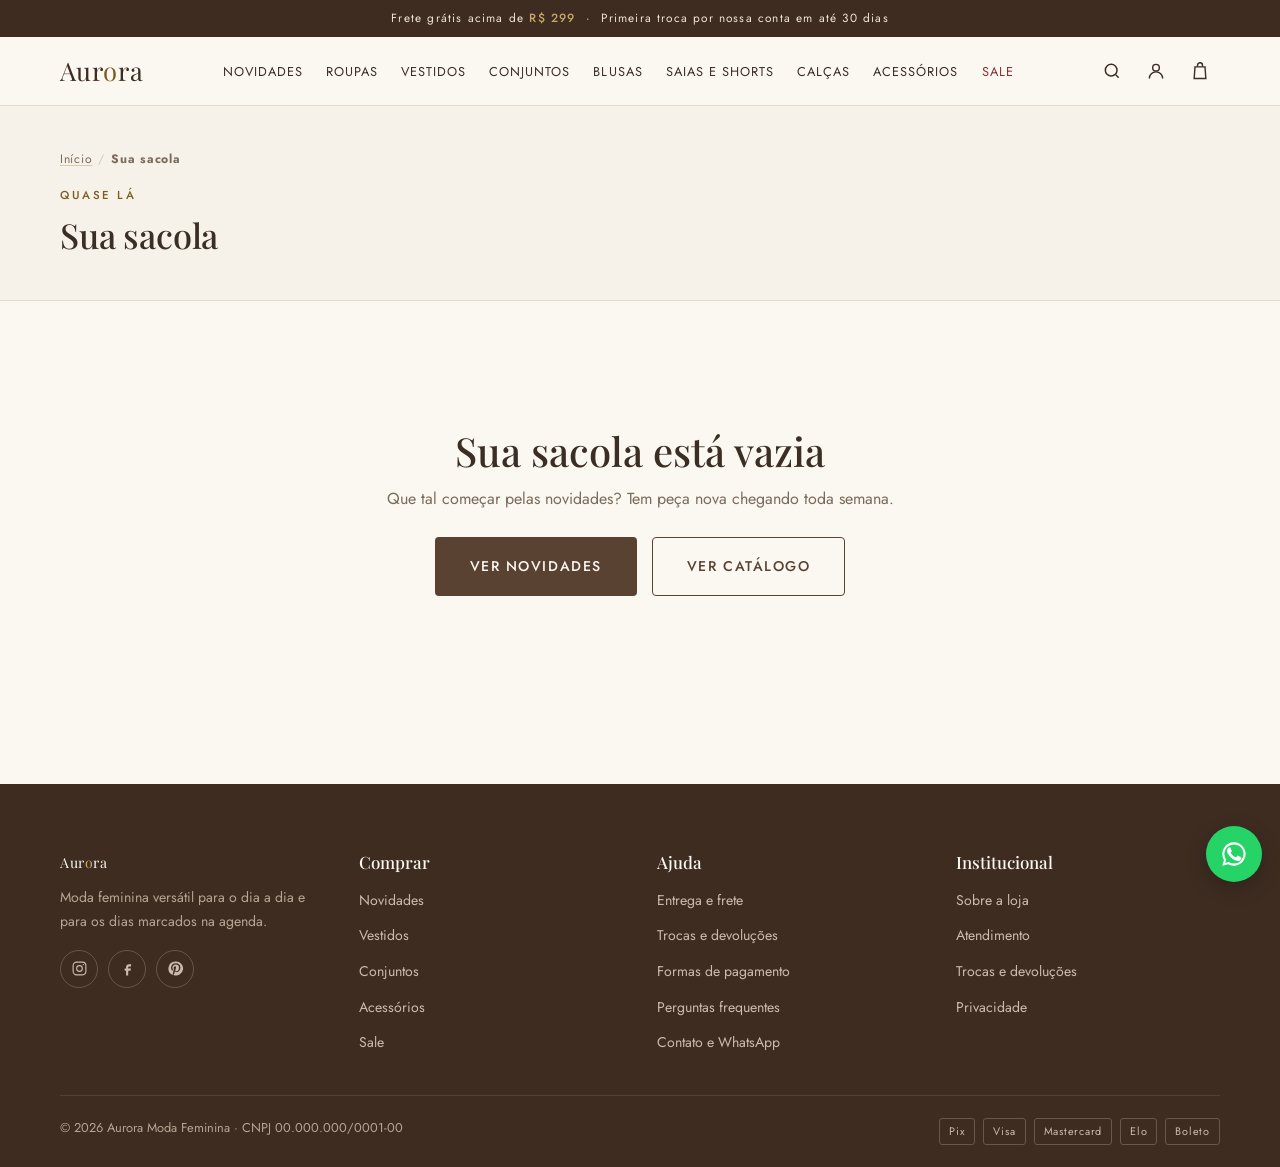
<file: carrinho.html>
<!DOCTYPE html>
<html lang="pt-BR">
<head>
<meta charset="UTF-8">
<meta name="viewport" content="width=device-width, initial-scale=1">
<title>Sacola — Aurora Moda Feminina</title>
<meta name="description" content="Revise os itens da sua sacola, calcule o frete e finalize seu pedido na Aurora.">
<link rel="preconnect" href="https://fonts.googleapis.com">
<link rel="preconnect" href="https://fonts.gstatic.com" crossorigin>
<link href="https://fonts.googleapis.com/css2?family=Playfair+Display:wght@400;500;600&family=Jost:wght@300;400;500;600&display=swap" rel="stylesheet">
<link rel="stylesheet" href="css/style.css">
</head>
<body data-pagina="">

<div class="topo-faixa">
  Frete grátis acima de <strong>R$ 299</strong> &nbsp;·&nbsp; Primeira troca por nossa conta em até 30 dias
</div>

<header class="cabecalho">
  <div class="container cabecalho-int">
    <button class="acao btn-menu" id="btn-menu" aria-label="Abrir menu" aria-expanded="false" aria-controls="menu-movel">
      <svg viewBox="0 0 24 24" fill="none" stroke="currentColor" stroke-width="1.8"><path d="M3 6h18M3 12h18M3 18h18"/></svg>
    </button>
    <a href="index.html" class="marca">Aur<span>o</span>ra</a>
    <nav class="nav-principal" aria-label="Navegação principal">
      <ul>
        <li><a class="nav-link" data-cat="novidades" href="categoria.html?cat=novidades">Novidades</a></li>
        <li><a class="nav-link" data-cat="roupas" href="categoria.html?cat=roupas">Roupas</a></li>
        <li><a class="nav-link" data-cat="vestidos" href="categoria.html?cat=vestidos">Vestidos</a></li>
        <li><a class="nav-link" data-cat="conjuntos" href="categoria.html?cat=conjuntos">Conjuntos</a></li>
        <li><a class="nav-link" data-cat="blusas" href="categoria.html?cat=blusas">Blusas</a></li>
        <li><a class="nav-link" data-cat="saias-shorts" href="categoria.html?cat=saias-shorts">Saias e shorts</a></li>
        <li><a class="nav-link" data-cat="calcas" href="categoria.html?cat=calcas">Calças</a></li>
        <li><a class="nav-link" data-cat="acessorios" href="categoria.html?cat=acessorios">Acessórios</a></li>
        <li><a class="nav-link nav-link--sale" data-cat="sale" href="categoria.html?cat=sale">Sale</a></li>
      </ul>
    </nav>
    <div class="acoes">
      <button class="acao" id="btn-busca" aria-label="Buscar" aria-expanded="false" aria-controls="busca-barra">
        <svg viewBox="0 0 24 24" fill="none" stroke="currentColor" stroke-width="1.8"><circle cx="11" cy="11" r="7"/><path d="m20 20-3.5-3.5"/></svg>
      </button>
      <a class="acao" href="atendimento.html#contato" aria-label="Atendimento">
        <svg viewBox="0 0 24 24" fill="none" stroke="currentColor" stroke-width="1.7"><circle cx="12" cy="8" r="4"/><path d="M4 21a8 8 0 0 1 16 0"/></svg>
      </a>
      <a class="acao" href="carrinho.html" aria-label="Carrinho de compras">
        <svg viewBox="0 0 24 24" fill="none" stroke="currentColor" stroke-width="1.7"><path d="M6 7h12l1 14H5L6 7z"/><path d="M9 7V5a3 3 0 0 1 6 0v2"/></svg>
        <span class="contador" id="cont-carrinho" hidden>0</span>
      </a>
    </div>
  </div>
  <div class="busca-barra" id="busca-barra" hidden>
    <form class="busca-form" id="busca-form" role="search">
      <label class="sr-only" for="busca-input">Buscar produtos</label>
      <input type="search" id="busca-input" placeholder="Busque por vestido, blusa, cor…" autocomplete="off">
      <button type="submit" aria-label="Buscar">
        <svg viewBox="0 0 24 24" fill="none" stroke="currentColor" stroke-width="1.8"><circle cx="11" cy="11" r="7"/><path d="m20 20-3.5-3.5"/></svg>
      </button>
    </form>
    <div class="sugestoes" id="busca-sugestoes" hidden></div>
  </div>
</header>

<div class="menu-movel" id="menu-movel">
  <div class="menu-movel-topo">
    <a href="index.html" class="marca">Aur<span>o</span>ra</a>
    <button class="acao" id="menu-fechar" aria-label="Fechar menu">
      <svg viewBox="0 0 24 24" fill="none" stroke="currentColor" stroke-width="1.8"><path d="M6 6l12 12M18 6L6 18"/></svg>
    </button>
  </div>
  <nav aria-label="Menu móvel">
    <a href="categoria.html?cat=novidades">Novidades</a>
    <a href="categoria.html?cat=roupas">Roupas</a>
    <a href="categoria.html?cat=vestidos">Vestidos</a>
    <a href="categoria.html?cat=conjuntos">Conjuntos</a>
    <a href="categoria.html?cat=blusas">Blusas</a>
    <a href="categoria.html?cat=saias-shorts">Saias e shorts</a>
    <a href="categoria.html?cat=calcas">Calças</a>
    <a href="categoria.html?cat=acessorios">Acessórios</a>
    <a href="categoria.html?cat=sale" style="color:var(--vinho)">Sale</a>
    <a href="sobre.html">Sobre a loja</a>
    <a href="atendimento.html">Atendimento</a>
  </nav>
</div>

<main>
  <div class="pagina-topo">
    <div class="container">
      <div class="migalha"><a href="index.html">Início</a><span>/</span><strong>Sua sacola</strong></div>
      <span class="eyebrow">Quase lá</span>
      <h1 class="titulo-sec" style="margin-top:8px">Sua sacola</h1>
    </div>
  </div>

  <section class="secao" style="padding-top:26px">
    <div class="container">

      <!-- Estado vazio -->
      <div class="carrinho-vazio" id="carrinho-vazio" hidden>
        <h2>Sua sacola está vazia</h2>
        <p>Que tal começar pelas novidades? Tem peça nova chegando toda semana.</p>
        <a class="btn btn--primario btn--grande" href="categoria.html?cat=novidades">Ver novidades</a>
        <a class="btn btn--contorno btn--grande" href="categoria.html" style="margin-left:10px">Ver catálogo</a>
      </div>

      <!-- Itens + resumo -->
      <div class="carrinho-layout" id="carrinho-layout" hidden>
        <div>
          <div class="carrinho-lista" id="carrinho-lista"></div>
          <p class="mini suave" style="margin-top:18px">
            Precisa de ajuda com o tamanho?
            <a href="atendimento.html#contato" style="color:var(--marrom);text-decoration:underline;text-underline-offset:2px">Fale com a gente</a> —
            respondemos rápido no WhatsApp.
          </p>
        </div>

        <aside class="resumo" aria-label="Resumo do pedido">
          <h2>Resumo</h2>
          <div class="resumo-linha"><span>Subtotal (<span id="resumo-qtd">0</span> itens)</span><span id="resumo-subtotal">R$ 0,00</span></div>
          <div class="resumo-linha" id="linha-desconto" hidden><span>Desconto</span><span id="resumo-desconto">− R$ 0,00</span></div>
          <div class="resumo-linha"><span>Frete</span><span id="resumo-frete">calculado no CEP</span></div>
          <div class="resumo-linha resumo-total"><span>Total</span><span id="resumo-total">R$ 0,00</span></div>
          <p class="resumo-frete" id="frete-info">Informe o CEP para calcular o frete e o prazo.</p>

          <div class="frete-caixa">
            <h3>Calcular frete</h3>
            <form class="frete-form" id="frete-form">
              <label class="sr-only" for="frete-cep">CEP</label>
              <input type="text" id="frete-cep" inputmode="numeric" maxlength="9" placeholder="00000-000" autocomplete="postal-code">
              <button type="submit">Calcular</button>
            </form>
            <p class="frete-resultado" id="frete-resultado" hidden></p>
          </div>

          <div class="cupom">
            <label class="sr-only" for="cupom-input">Cupom de desconto</label>
            <input type="text" id="cupom-input" placeholder="Cupom de desconto" autocomplete="off">
            <button type="button" id="cupom-btn">Aplicar</button>
          </div>
          <p class="mensagem-cupom" id="cupom-msg" hidden></p>

          <button class="btn btn--primario btn--grande btn--largo" id="btn-checkout">Finalizar compra</button>
          <p class="resumo-seguro">Pagamento seguro · Pix, cartão em até 3x sem juros ou boleto</p>
        </aside>
      </div>

      <!-- Pedido confirmado (checkout simulado) -->
      <div class="carrinho-vazio" id="pedido-ok" hidden>
        <h2>Pedido recebido!</h2>
        <p id="pedido-texto">Obrigada pela compra. Você recebe a confirmação por e-mail em instantes.</p>
        <p class="mini suave">Protótipo demonstrativo: nenhuma cobrança foi feita.</p>
        <a class="btn btn--primario btn--grande" href="index.html" style="margin-top:22px">Voltar ao início</a>
      </div>

    </div>
  </section>
</main>

<footer class="rodape">
  <div class="container">
    <div class="rodape-grade">
      <div>
        <a href="index.html" class="marca">Aur<span>o</span>ra</a>
        <p class="rodape-texto">Moda feminina versátil para o dia a dia e para os dias marcados na agenda.</p>
        <div class="redes">
          <a href="#" aria-label="Instagram"><svg viewBox="0 0 24 24" fill="none" stroke="currentColor" stroke-width="1.6"><rect x="3" y="3" width="18" height="18" rx="5"/><circle cx="12" cy="12" r="4"/><circle cx="17.5" cy="6.5" r="1" fill="currentColor" stroke="none"/></svg></a>
          <a href="#" aria-label="Facebook"><svg viewBox="0 0 24 24" fill="currentColor"><path d="M14 9h3V6h-3c-2.2 0-4 1.8-4 4v2H8v3h2v7h3v-7h3l1-3h-4v-2c0-.6.4-1 1-1z"/></svg></a>
          <a href="#" aria-label="Pinterest"><svg viewBox="0 0 24 24" fill="currentColor"><path d="M12 2a10 10 0 0 0-3.6 19.3c-.1-.8-.2-2 0-2.9l1.3-5.4s-.3-.6-.3-1.6c0-1.5.9-2.6 2-2.6.9 0 1.4.7 1.4 1.5 0 .9-.6 2.3-.9 3.6-.3 1.1.5 2 1.6 2 1.9 0 3.4-2 3.4-5 0-2.6-1.9-4.4-4.5-4.4-3 0-4.8 2.3-4.8 4.6 0 .9.4 1.9.8 2.4.1.1.1.2.1.3l-.3 1.1c0 .2-.2.2-.4.1-1.3-.6-2.1-2.5-2.1-4 0-3.3 2.4-6.3 6.9-6.3 3.6 0 6.4 2.6 6.4 6 0 3.6-2.3 6.5-5.4 6.5-1.1 0-2.1-.6-2.4-1.2l-.7 2.5c-.2.9-.9 2.1-1.4 2.8A10 10 0 1 0 12 2z"/></svg></a>
        </div>
      </div>
      <div>
        <h3>Comprar</h3>
        <ul>
          <li><a href="categoria.html?cat=novidades">Novidades</a></li>
          <li><a href="categoria.html?cat=vestidos">Vestidos</a></li>
          <li><a href="categoria.html?cat=conjuntos">Conjuntos</a></li>
          <li><a href="categoria.html?cat=acessorios">Acessórios</a></li>
          <li><a href="categoria.html?cat=sale">Sale</a></li>
        </ul>
      </div>
      <div>
        <h3>Ajuda</h3>
        <ul>
          <li><a href="atendimento.html#entrega">Entrega e frete</a></li>
          <li><a href="atendimento.html#trocas">Trocas e devoluções</a></li>
          <li><a href="atendimento.html#pagamento">Formas de pagamento</a></li>
          <li><a href="atendimento.html#faq">Perguntas frequentes</a></li>
          <li><a href="atendimento.html#contato">Contato e WhatsApp</a></li>
        </ul>
      </div>
      <div>
        <h3>Institucional</h3>
        <ul>
          <li><a href="sobre.html">Sobre a loja</a></li>
          <li><a href="atendimento.html">Atendimento</a></li>
          <li><a href="atendimento.html#trocas">Trocas e devoluções</a></li>
          <li><a href="atendimento.html#contato">Privacidade</a></li>
        </ul>
      </div>
    </div>
    <div class="rodape-base">
      <span>© 2026 Aurora Moda Feminina · CNPJ 00.000.000/0001-00</span>
      <div class="pagamentos">
        <span>Pix</span><span>Visa</span><span>Mastercard</span><span>Elo</span><span>Boleto</span>
      </div>
    </div>
  </div>
</footer>

<a class="whats" id="whats" href="#" target="_blank" rel="noopener">
  <span>Fale com a gente</span>
  <svg viewBox="0 0 24 24" fill="currentColor" aria-hidden="true"><path d="M17.5 14.4c-.3-.2-1.7-.8-2-1-.3-.1-.5-.2-.7.1-.2.3-.7 1-.9 1.2-.2.2-.3.2-.6.1-1.7-.9-2.9-1.6-4-3.6-.3-.5.3-.5.8-1.5.1-.2 0-.4 0-.5-.1-.2-.7-1.6-.9-2.2-.2-.6-.5-.5-.7-.5h-.6c-.2 0-.5.1-.8.4-.3.3-1 1-1 2.5s1.1 2.9 1.2 3.1c.2.2 2.1 3.3 5.2 4.6 2 .8 2.7.9 3.7.8.6-.1 1.7-.7 2-1.4.2-.7.2-1.3.2-1.4-.1-.2-.3-.3-.6-.4z"/><path d="M12 2a10 10 0 0 0-8.6 15.1L2 22l5-1.3A10 10 0 1 0 12 2zm0 18.2a8.2 8.2 0 0 1-4.2-1.1l-.3-.2-3 .8.8-2.9-.2-.3A8.2 8.2 0 1 1 12 20.2z"/></svg>
</a>

<script src="js/data.js"></script>
<script src="js/app.js"></script>
<script src="js/carrinho.js"></script>
</body>
</html>
</file>
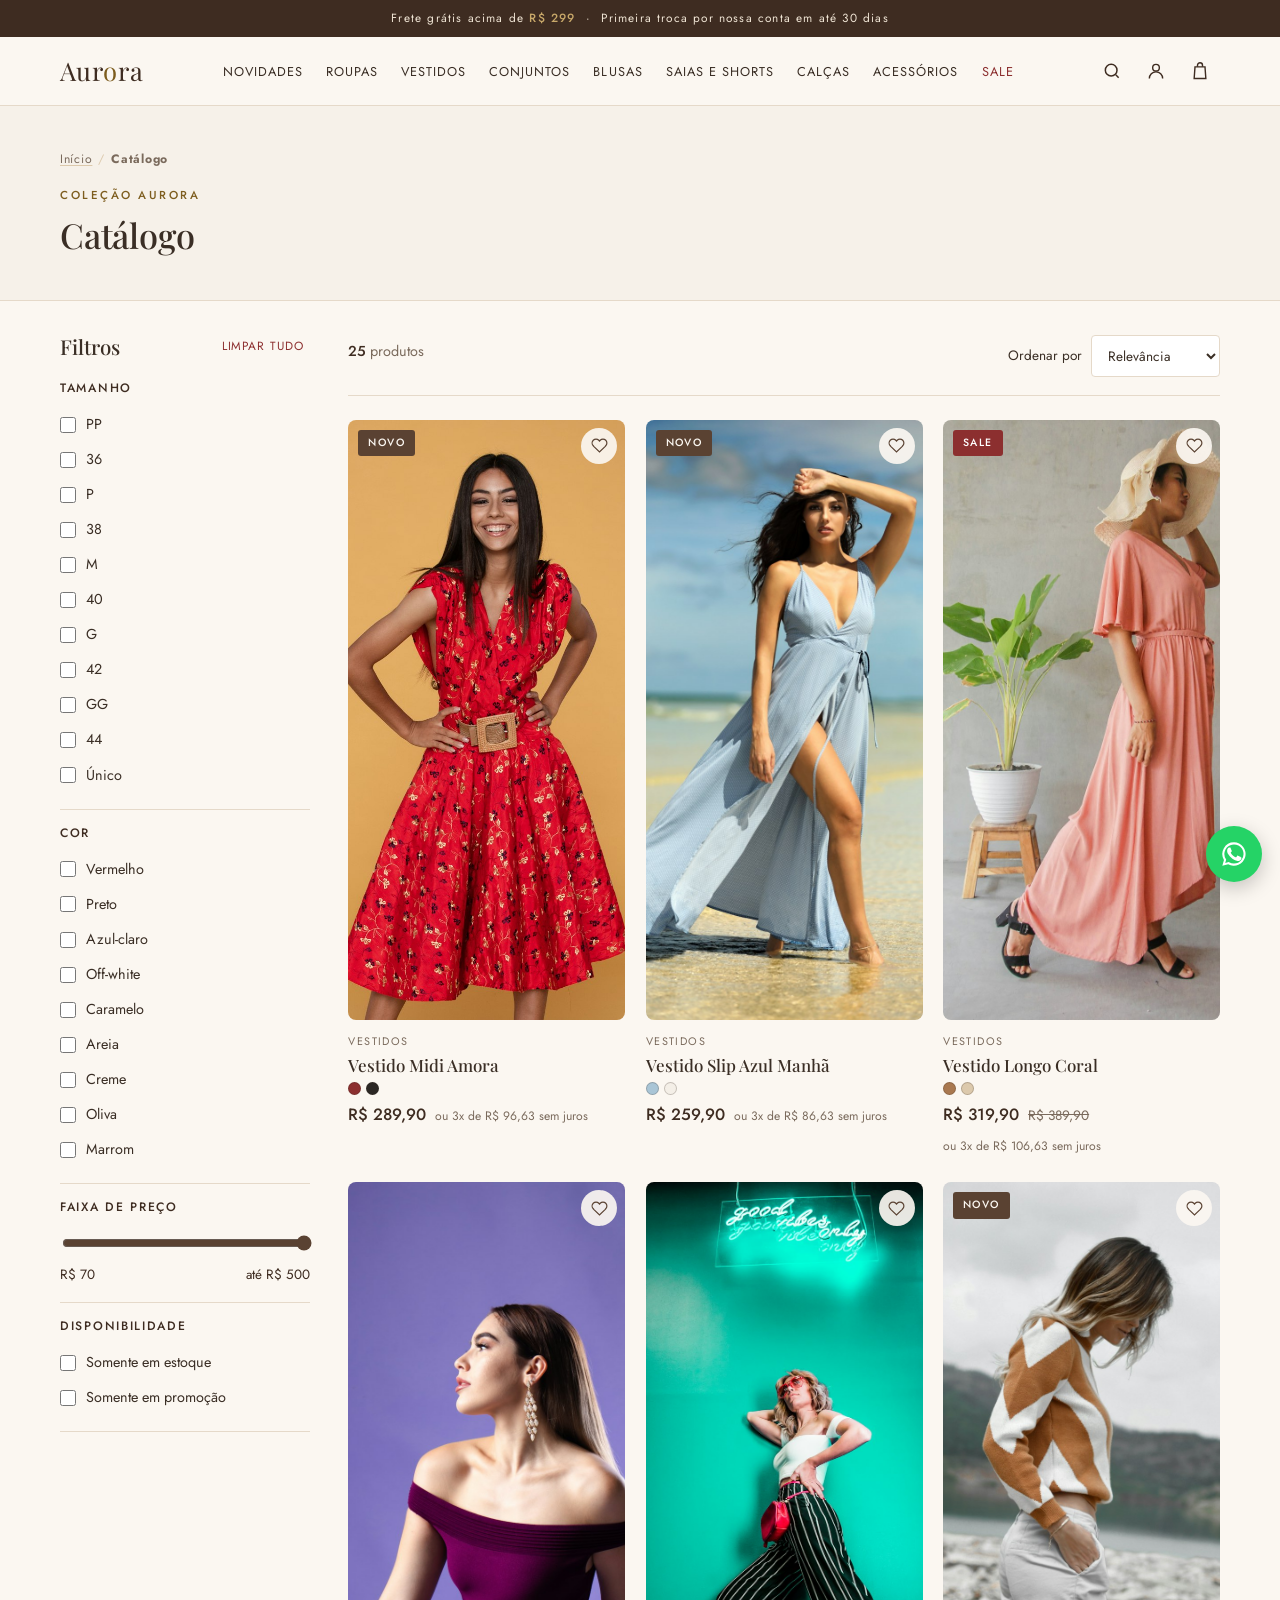
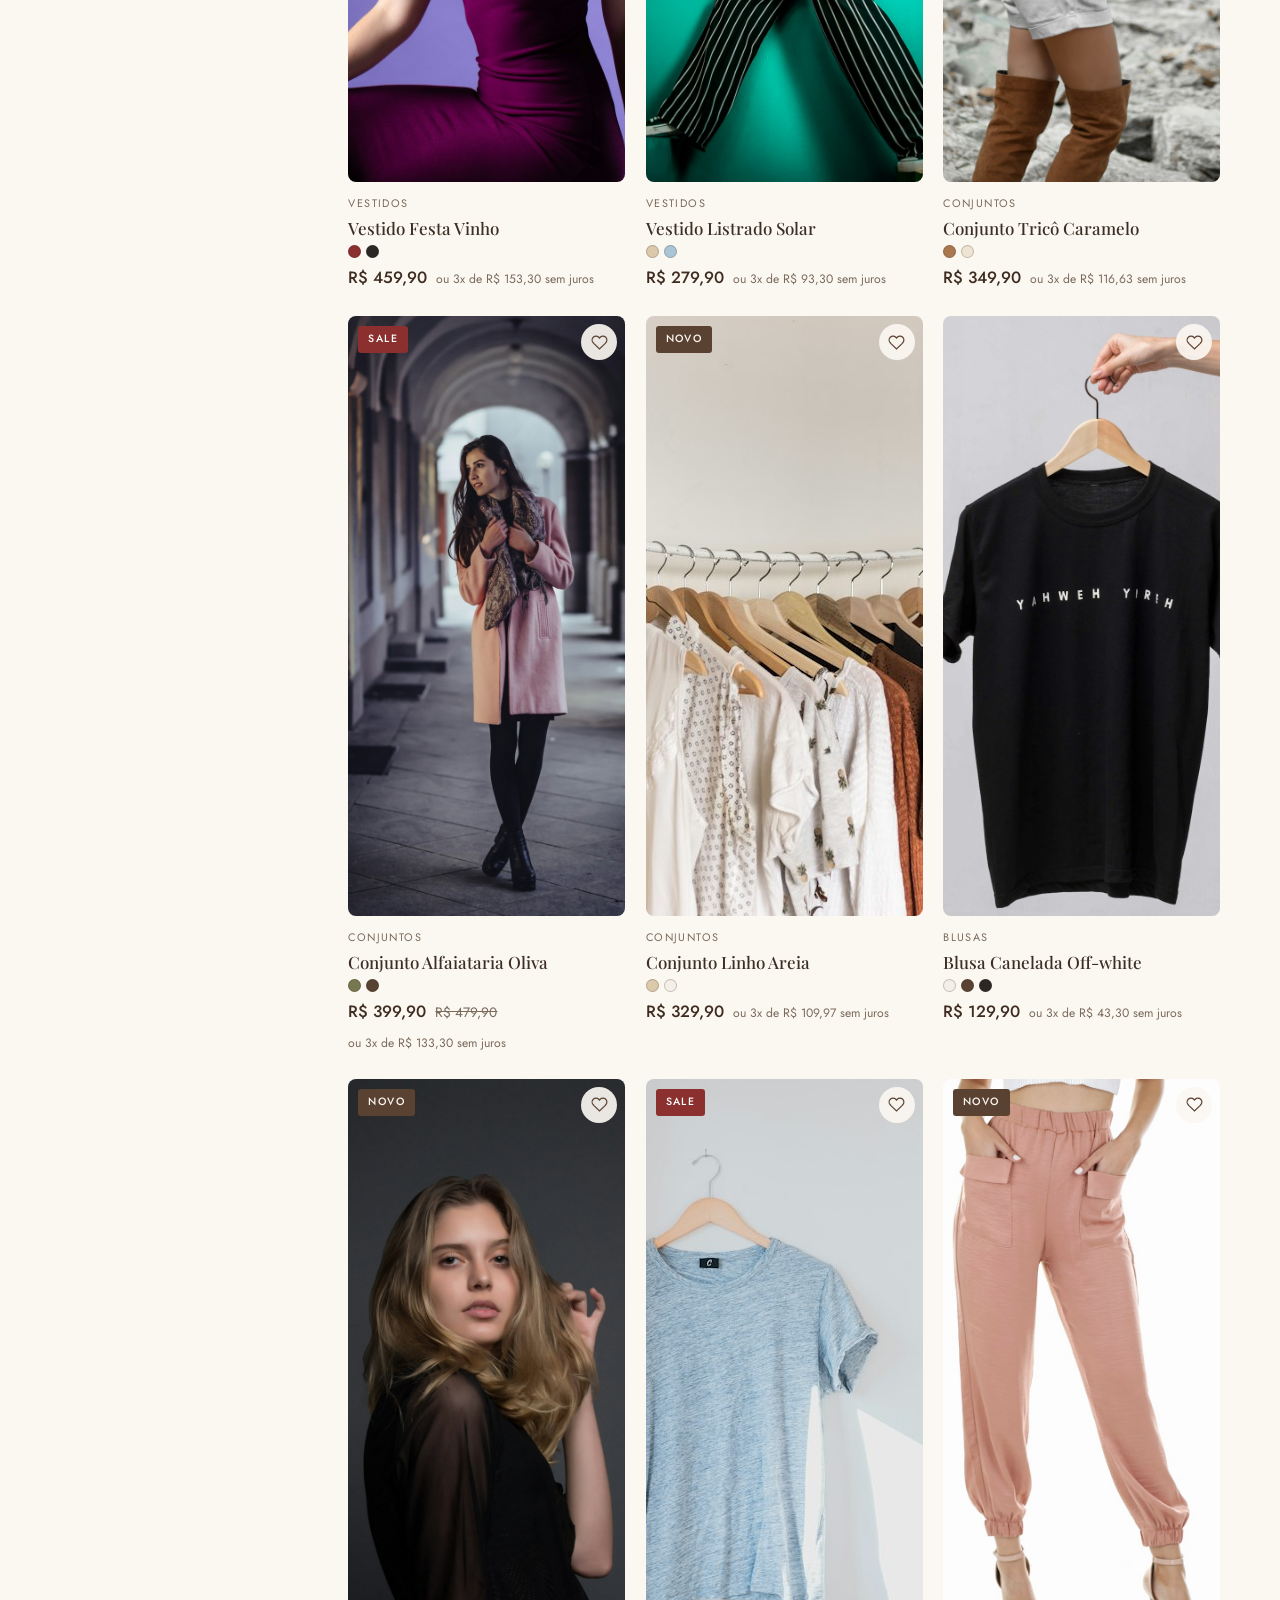
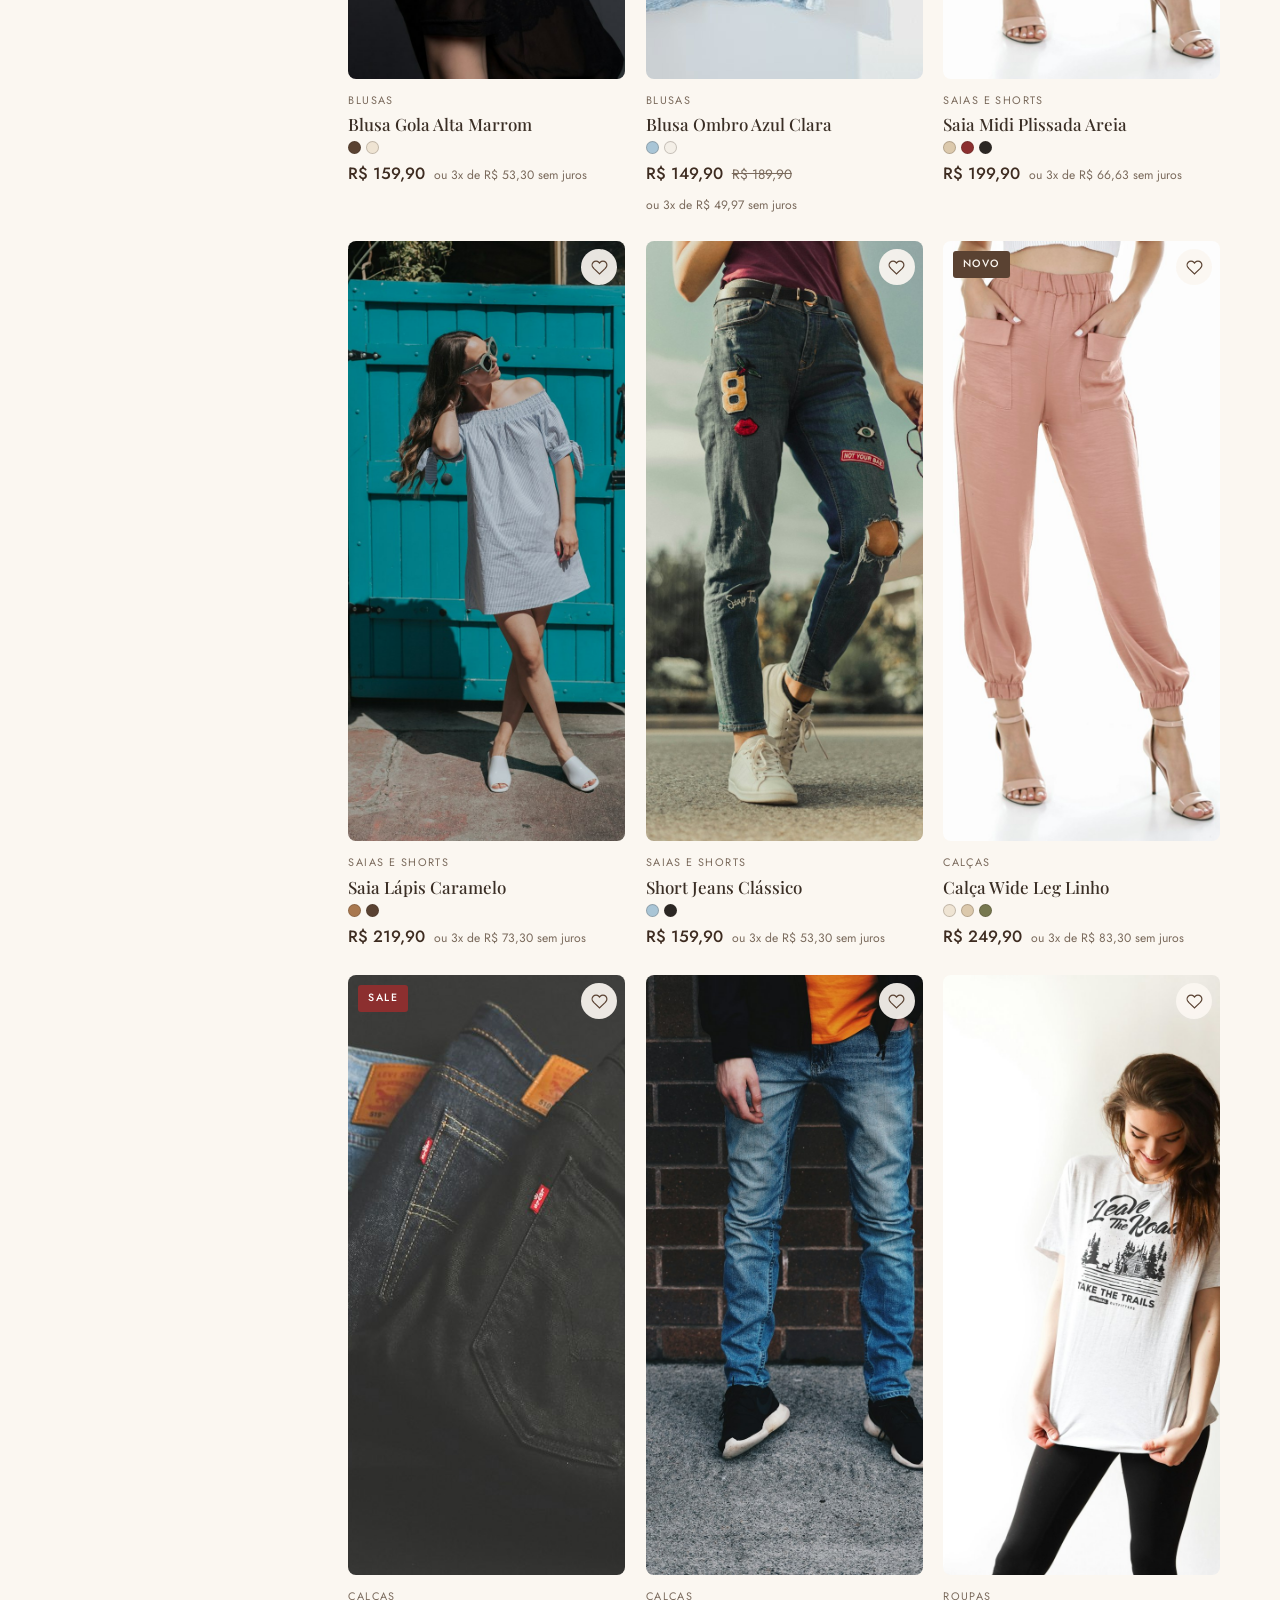
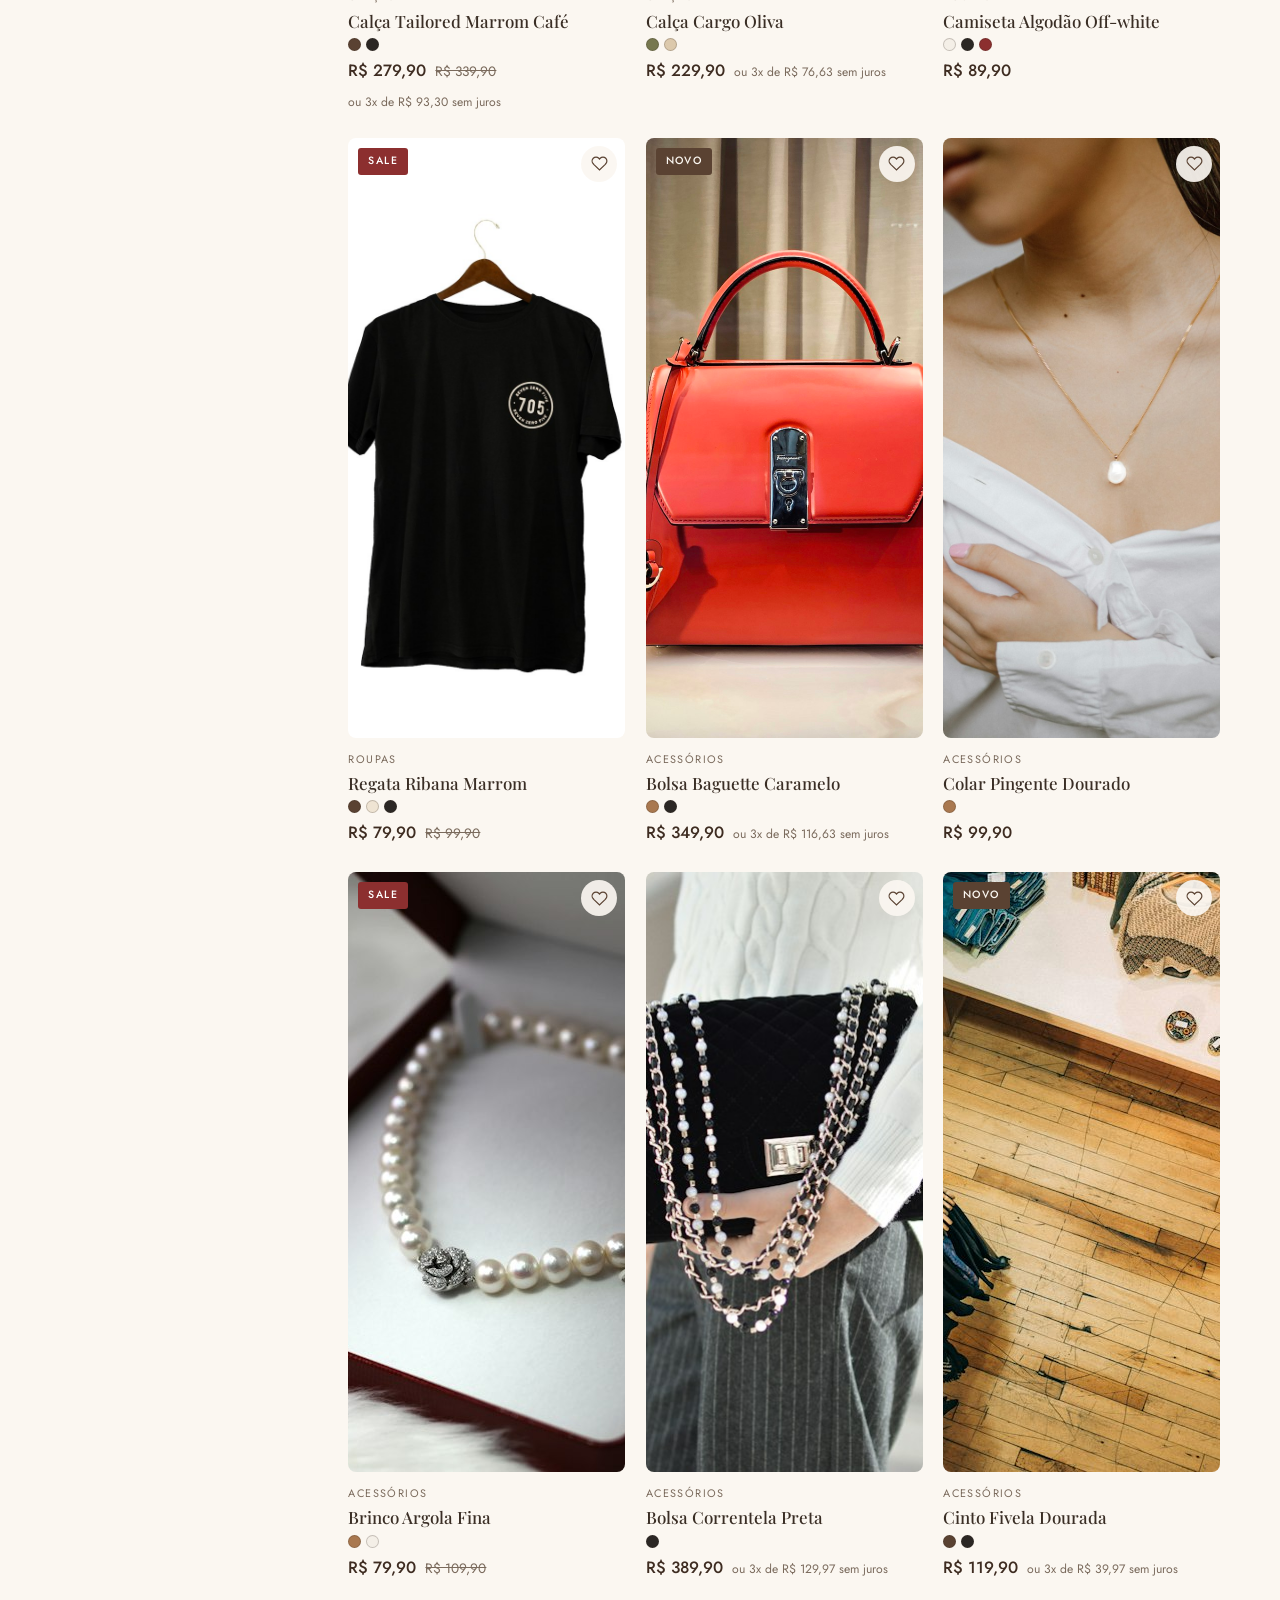
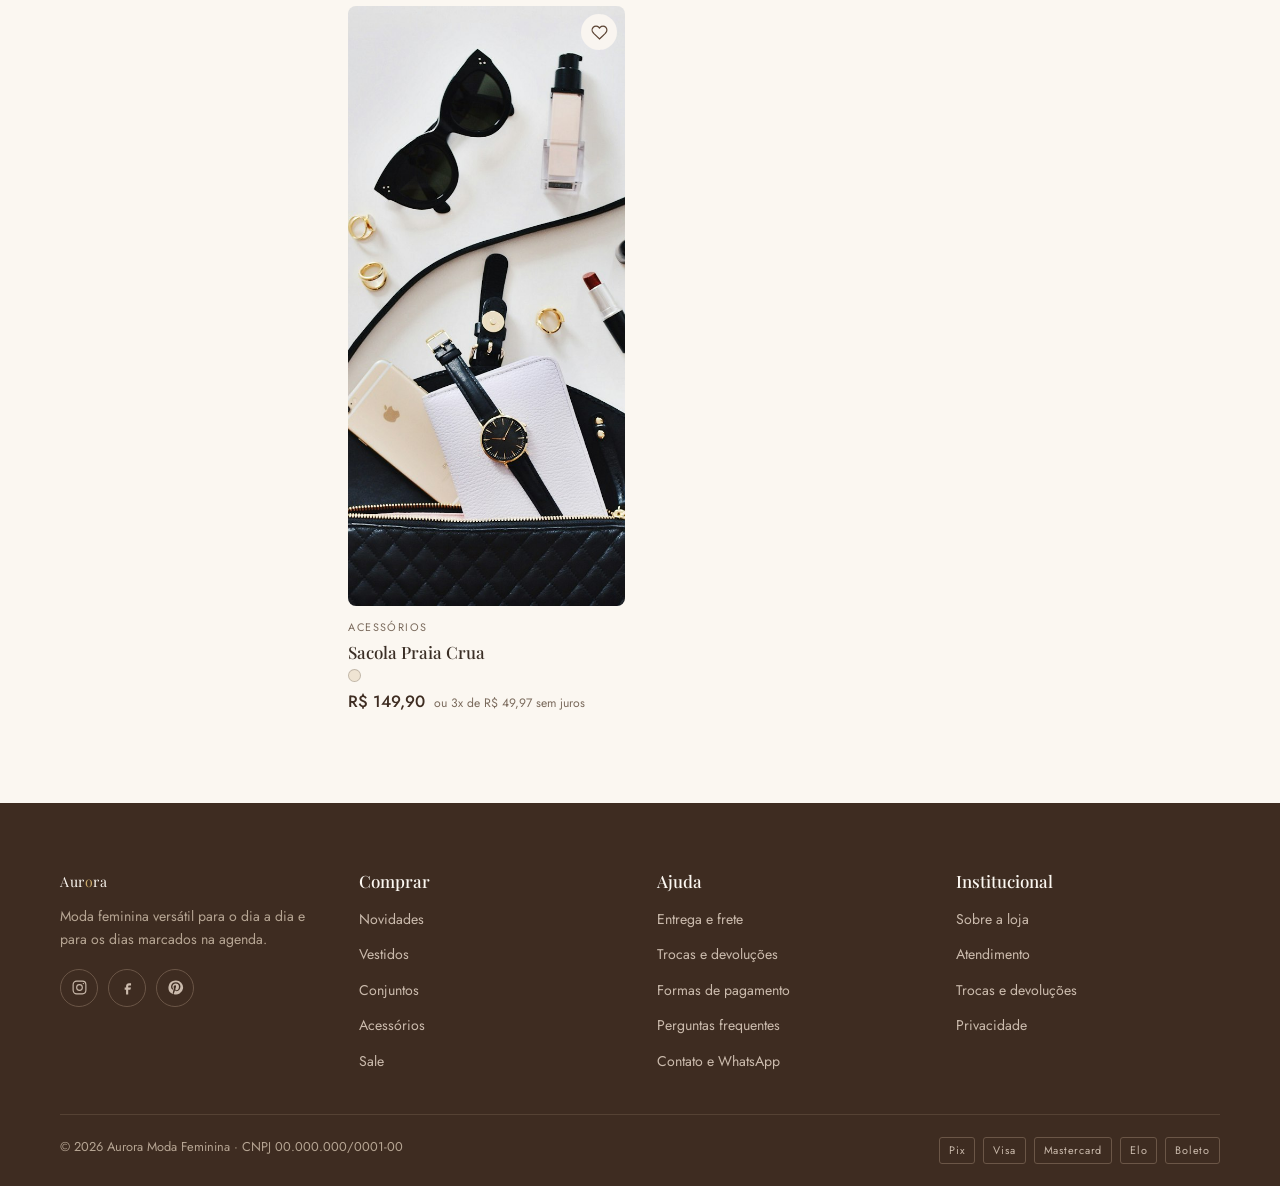
<file: categoria.html>
<!DOCTYPE html>
<html lang="pt-BR">
<head>
<meta charset="UTF-8">
<meta name="viewport" content="width=device-width, initial-scale=1">
<title>Catálogo — Aurora Moda Feminina</title>
<meta name="description" content="Catálogo de moda feminina: filtre por tamanho, cor, faixa de preço e disponibilidade.">
<link rel="preconnect" href="https://fonts.googleapis.com">
<link rel="preconnect" href="https://fonts.gstatic.com" crossorigin>
<link href="https://fonts.googleapis.com/css2?family=Playfair+Display:wght@400;500;600&family=Jost:wght@300;400;500;600&display=swap" rel="stylesheet">
<link rel="stylesheet" href="css/style.css">
</head>
<body data-pagina="">

<div class="topo-faixa">
  Frete grátis acima de <strong>R$ 299</strong> &nbsp;·&nbsp; Primeira troca por nossa conta em até 30 dias
</div>

<header class="cabecalho">
  <div class="container cabecalho-int">
    <button class="acao btn-menu" id="btn-menu" aria-label="Abrir menu" aria-expanded="false" aria-controls="menu-movel">
      <svg viewBox="0 0 24 24" fill="none" stroke="currentColor" stroke-width="1.8"><path d="M3 6h18M3 12h18M3 18h18"/></svg>
    </button>
    <a href="index.html" class="marca">Aur<span>o</span>ra</a>
    <nav class="nav-principal" aria-label="Navegação principal">
      <ul>
        <li><a class="nav-link" data-cat="novidades" href="categoria.html?cat=novidades">Novidades</a></li>
        <li><a class="nav-link" data-cat="roupas" href="categoria.html?cat=roupas">Roupas</a></li>
        <li><a class="nav-link" data-cat="vestidos" href="categoria.html?cat=vestidos">Vestidos</a></li>
        <li><a class="nav-link" data-cat="conjuntos" href="categoria.html?cat=conjuntos">Conjuntos</a></li>
        <li><a class="nav-link" data-cat="blusas" href="categoria.html?cat=blusas">Blusas</a></li>
        <li><a class="nav-link" data-cat="saias-shorts" href="categoria.html?cat=saias-shorts">Saias e shorts</a></li>
        <li><a class="nav-link" data-cat="calcas" href="categoria.html?cat=calcas">Calças</a></li>
        <li><a class="nav-link" data-cat="acessorios" href="categoria.html?cat=acessorios">Acessórios</a></li>
        <li><a class="nav-link nav-link--sale" data-cat="sale" href="categoria.html?cat=sale">Sale</a></li>
      </ul>
    </nav>
    <div class="acoes">
      <button class="acao" id="btn-busca" aria-label="Buscar" aria-expanded="false" aria-controls="busca-barra">
        <svg viewBox="0 0 24 24" fill="none" stroke="currentColor" stroke-width="1.8"><circle cx="11" cy="11" r="7"/><path d="m20 20-3.5-3.5"/></svg>
      </button>
      <a class="acao" href="atendimento.html#contato" aria-label="Atendimento">
        <svg viewBox="0 0 24 24" fill="none" stroke="currentColor" stroke-width="1.7"><circle cx="12" cy="8" r="4"/><path d="M4 21a8 8 0 0 1 16 0"/></svg>
      </a>
      <a class="acao" href="carrinho.html" aria-label="Carrinho de compras">
        <svg viewBox="0 0 24 24" fill="none" stroke="currentColor" stroke-width="1.7"><path d="M6 7h12l1 14H5L6 7z"/><path d="M9 7V5a3 3 0 0 1 6 0v2"/></svg>
        <span class="contador" id="cont-carrinho" hidden>0</span>
      </a>
    </div>
  </div>
  <div class="busca-barra" id="busca-barra" hidden>
    <form class="busca-form" id="busca-form" role="search">
      <label class="sr-only" for="busca-input">Buscar produtos</label>
      <input type="search" id="busca-input" placeholder="Busque por vestido, blusa, cor…" autocomplete="off">
      <button type="submit" aria-label="Buscar">
        <svg viewBox="0 0 24 24" fill="none" stroke="currentColor" stroke-width="1.8"><circle cx="11" cy="11" r="7"/><path d="m20 20-3.5-3.5"/></svg>
      </button>
    </form>
    <div class="sugestoes" id="busca-sugestoes" hidden></div>
  </div>
</header>

<div class="menu-movel" id="menu-movel">
  <div class="menu-movel-topo">
    <a href="index.html" class="marca">Aur<span>o</span>ra</a>
    <button class="acao" id="menu-fechar" aria-label="Fechar menu">
      <svg viewBox="0 0 24 24" fill="none" stroke="currentColor" stroke-width="1.8"><path d="M6 6l12 12M18 6L6 18"/></svg>
    </button>
  </div>
  <nav aria-label="Menu móvel">
    <a href="categoria.html?cat=novidades">Novidades</a>
    <a href="categoria.html?cat=roupas">Roupas</a>
    <a href="categoria.html?cat=vestidos">Vestidos</a>
    <a href="categoria.html?cat=conjuntos">Conjuntos</a>
    <a href="categoria.html?cat=blusas">Blusas</a>
    <a href="categoria.html?cat=saias-shorts">Saias e shorts</a>
    <a href="categoria.html?cat=calcas">Calças</a>
    <a href="categoria.html?cat=acessorios">Acessórios</a>
    <a href="categoria.html?cat=sale" style="color:var(--vinho)">Sale</a>
    <a href="sobre.html">Sobre a loja</a>
    <a href="atendimento.html">Atendimento</a>
  </nav>
</div>

<main>
  <div class="pagina-topo">
    <div class="container">
      <div class="migalha"><a href="index.html">Início</a><span>/</span><strong id="migalha-atual">Catálogo</strong></div>
      <span class="eyebrow" id="cat-eyebrow">Coleção</span>
      <h1 class="titulo-sec" id="cat-titulo" style="margin-top:8px">Catálogo</h1>
      <p class="suave" id="cat-descricao" style="margin-top:10px;max-width:56ch"></p>
    </div>
  </div>

  <div class="secao" style="padding-top:34px">
    <div class="container cat-layout">

      <!-- Filtros -->
      <aside class="filtros" id="filtros" aria-label="Filtros de produtos">
        <div class="filtros-topo-movel" style="display:none">
          <strong class="serif" style="font-size:1.2rem">Filtros</strong>
          <button class="acao" id="filtros-fechar" aria-label="Fechar filtros">
            <svg viewBox="0 0 24 24" fill="none" stroke="currentColor" stroke-width="1.8"><path d="M6 6l12 12M18 6L6 18"/></svg>
          </button>
        </div>

        <div class="filtros-titulo">
          <h2>Filtros</h2>
          <button class="btn-limpar" id="limpar-todos">Limpar tudo</button>
        </div>

        <div class="grupo">
          <h3>Tamanho</h3>
          <div id="f-tamanhos"></div>
        </div>

        <div class="grupo">
          <h3>Cor</h3>
          <div id="f-cores"></div>
        </div>

        <div class="grupo">
          <h3>Faixa de preço</h3>
          <div class="faixa-preco">
            <label class="sr-only" for="f-preco">Preço máximo</label>
            <input type="range" id="f-preco" min="70" max="500" step="10" value="500">
            <div class="faixa-valores">
              <span>R$ 70</span>
              <span id="f-preco-valor">até R$ 500</span>
            </div>
          </div>
        </div>

        <div class="grupo">
          <h3>Disponibilidade</h3>
          <label class="opcao">
            <input type="checkbox" id="f-estoque">
            <span>Somente em estoque</span>
          </label>
          <label class="opcao">
            <input type="checkbox" id="f-sale">
            <span>Somente em promoção</span>
          </label>
        </div>

        <div class="grupo" style="border-bottom:none">
          <button class="btn btn--primario btn--largo" id="filtros-aplicar-movel">Ver resultados</button>
        </div>
      </aside>

      <!-- Resultados -->
      <div>
        <div class="cat-barra">
          <div>
            <p class="cat-contagem" id="cat-contagem"><strong>0</strong> produtos</p>
            <div class="chips" id="cat-chips" style="margin-top:9px"></div>
          </div>
          <div style="display:flex;gap:12px;align-items:center;flex-wrap:wrap">
            <button class="btn btn--contorno btn-filtros-movel" id="filtros-abrir" style="padding:10px 18px">Filtros</button>
            <div class="ordenacao">
              <label for="cat-ordenar">Ordenar por</label>
              <select id="cat-ordenar">
                <option value="relevancia">Relevância</option>
                <option value="novidades">Novidades</option>
                <option value="menor">Menor preço</option>
                <option value="maior">Maior preço</option>
                <option value="vendidos">Mais vendidos</option>
              </select>
            </div>
          </div>
        </div>

        <div class="grade-produtos" id="cat-grade"></div>

        <div class="vazio" id="cat-vazio" hidden>
          <h2>Nenhum produto encontrado</h2>
          <p>Tente remover algum filtro ou buscar por outro termo.</p>
          <button class="btn btn--contorno" id="vazio-limpar" style="margin-top:18px">Limpar filtros</button>
        </div>
      </div>

    </div>
  </div>
</main>

<footer class="rodape">
  <div class="container">
    <div class="rodape-grade">
      <div>
        <a href="index.html" class="marca">Aur<span>o</span>ra</a>
        <p class="rodape-texto">Moda feminina versátil para o dia a dia e para os dias marcados na agenda.</p>
        <div class="redes">
          <a href="#" aria-label="Instagram"><svg viewBox="0 0 24 24" fill="none" stroke="currentColor" stroke-width="1.6"><rect x="3" y="3" width="18" height="18" rx="5"/><circle cx="12" cy="12" r="4"/><circle cx="17.5" cy="6.5" r="1" fill="currentColor" stroke="none"/></svg></a>
          <a href="#" aria-label="Facebook"><svg viewBox="0 0 24 24" fill="currentColor"><path d="M14 9h3V6h-3c-2.2 0-4 1.8-4 4v2H8v3h2v7h3v-7h3l1-3h-4v-2c0-.6.4-1 1-1z"/></svg></a>
          <a href="#" aria-label="Pinterest"><svg viewBox="0 0 24 24" fill="currentColor"><path d="M12 2a10 10 0 0 0-3.6 19.3c-.1-.8-.2-2 0-2.9l1.3-5.4s-.3-.6-.3-1.6c0-1.5.9-2.6 2-2.6.9 0 1.4.7 1.4 1.5 0 .9-.6 2.3-.9 3.6-.3 1.1.5 2 1.6 2 1.9 0 3.4-2 3.4-5 0-2.6-1.9-4.4-4.5-4.4-3 0-4.8 2.3-4.8 4.6 0 .9.4 1.9.8 2.4.1.1.1.2.1.3l-.3 1.1c0 .2-.2.2-.4.1-1.3-.6-2.1-2.5-2.1-4 0-3.3 2.4-6.3 6.9-6.3 3.6 0 6.4 2.6 6.4 6 0 3.6-2.3 6.5-5.4 6.5-1.1 0-2.1-.6-2.4-1.2l-.7 2.5c-.2.9-.9 2.1-1.4 2.8A10 10 0 1 0 12 2z"/></svg></a>
        </div>
      </div>
      <div>
        <h3>Comprar</h3>
        <ul>
          <li><a href="categoria.html?cat=novidades">Novidades</a></li>
          <li><a href="categoria.html?cat=vestidos">Vestidos</a></li>
          <li><a href="categoria.html?cat=conjuntos">Conjuntos</a></li>
          <li><a href="categoria.html?cat=acessorios">Acessórios</a></li>
          <li><a href="categoria.html?cat=sale">Sale</a></li>
        </ul>
      </div>
      <div>
        <h3>Ajuda</h3>
        <ul>
          <li><a href="atendimento.html#entrega">Entrega e frete</a></li>
          <li><a href="atendimento.html#trocas">Trocas e devoluções</a></li>
          <li><a href="atendimento.html#pagamento">Formas de pagamento</a></li>
          <li><a href="atendimento.html#faq">Perguntas frequentes</a></li>
          <li><a href="atendimento.html#contato">Contato e WhatsApp</a></li>
        </ul>
      </div>
      <div>
        <h3>Institucional</h3>
        <ul>
          <li><a href="sobre.html">Sobre a loja</a></li>
          <li><a href="atendimento.html">Atendimento</a></li>
          <li><a href="#">Trocas e devoluções</a></li>
          <li><a href="#">Privacidade</a></li>
        </ul>
      </div>
    </div>
    <div class="rodape-base">
      <span>© 2026 Aurora Moda Feminina · CNPJ 00.000.000/0001-00</span>
      <div class="pagamentos">
        <span>Pix</span><span>Visa</span><span>Mastercard</span><span>Elo</span><span>Boleto</span>
      </div>
    </div>
  </div>
</footer>

<a class="whats" id="whats" href="#" target="_blank" rel="noopener">
  <span>Fale com a gente</span>
  <svg viewBox="0 0 24 24" fill="currentColor" aria-hidden="true"><path d="M17.5 14.4c-.3-.2-1.7-.8-2-1-.3-.1-.5-.2-.7.1-.2.3-.7 1-.9 1.2-.2.2-.3.2-.6.1-1.7-.9-2.9-1.6-4-3.6-.3-.5.3-.5.8-1.5.1-.2 0-.4 0-.5-.1-.2-.7-1.6-.9-2.2-.2-.6-.5-.5-.7-.5h-.6c-.2 0-.5.1-.8.4-.3.3-1 1-1 2.5s1.1 2.9 1.2 3.1c.2.2 2.1 3.3 5.2 4.6 2 .8 2.7.9 3.7.8.6-.1 1.7-.7 2-1.4.2-.7.2-1.3.2-1.4-.1-.2-.3-.3-.6-.4z"/><path d="M12 2a10 10 0 0 0-8.6 15.1L2 22l5-1.3A10 10 0 1 0 12 2zm0 18.2a8.2 8.2 0 0 1-4.2-1.1l-.3-.2-3 .8.8-2.9-.2-.3A8.2 8.2 0 1 1 12 20.2z"/></svg>
</a>

<script src="js/data.js"></script>
<script src="js/app.js"></script>
<script src="js/categoria.js"></script>
</body>
</html>
</file>
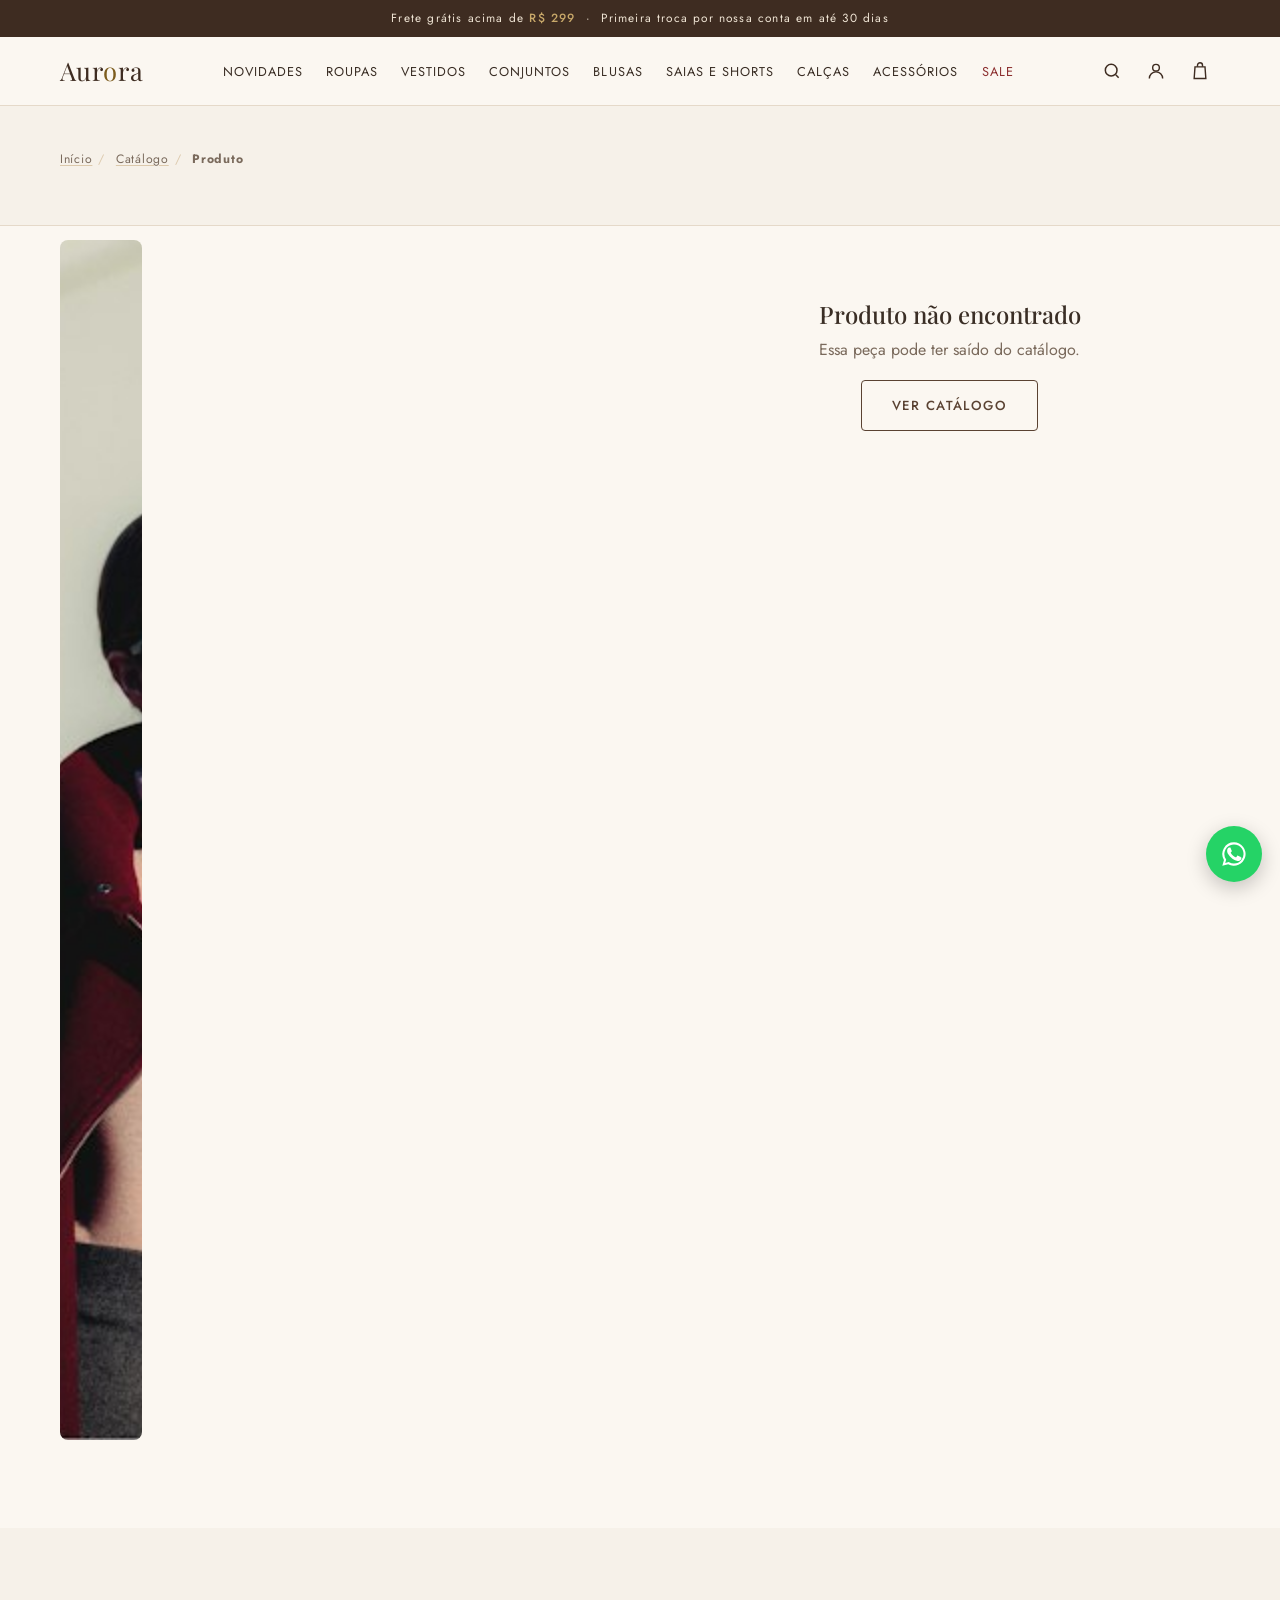
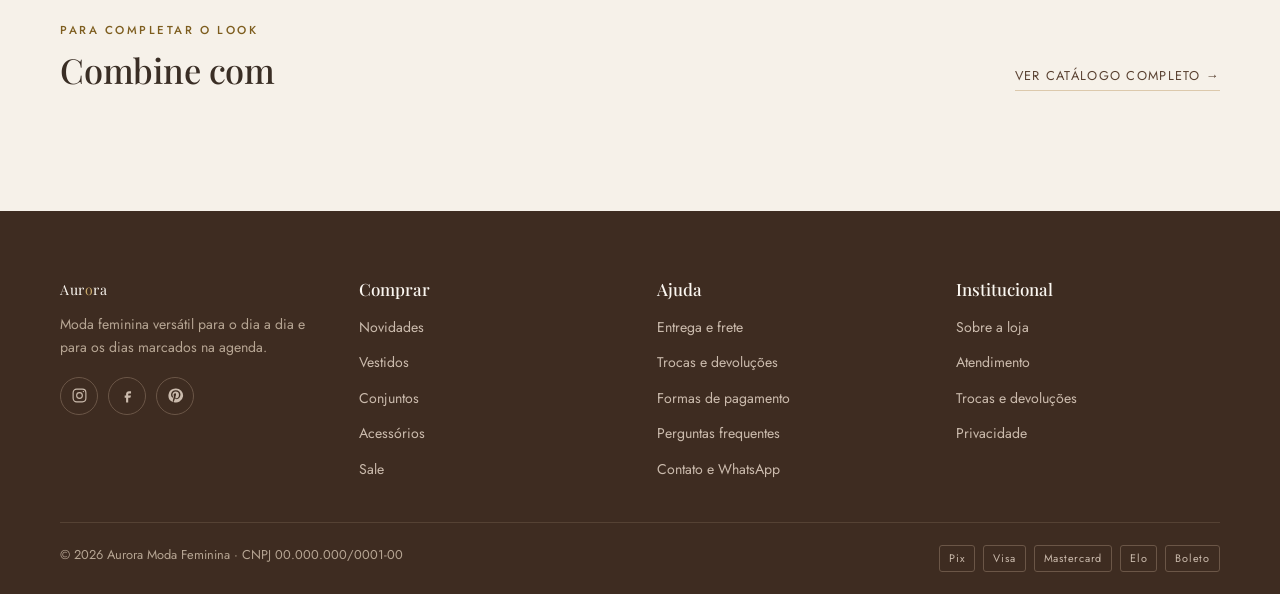
<file: produto.html>
<!DOCTYPE html>
<html lang="pt-BR">
<head>
<meta charset="UTF-8">
<meta name="viewport" content="width=device-width, initial-scale=1">
<title>Produto — Aurora Moda Feminina</title>
<meta name="description" content="Detalhes do produto, tamanhos, cores e guia de medidas da Aurora Moda Feminina.">
<link rel="preconnect" href="https://fonts.googleapis.com">
<link rel="preconnect" href="https://fonts.gstatic.com" crossorigin>
<link href="https://fonts.googleapis.com/css2?family=Playfair+Display:wght@400;500;600&family=Jost:wght@300;400;500;600&display=swap" rel="stylesheet">
<link rel="stylesheet" href="css/style.css">
</head>
<body data-pagina="">

<div class="topo-faixa">
  Frete grátis acima de <strong>R$ 299</strong> &nbsp;·&nbsp; Primeira troca por nossa conta em até 30 dias
</div>

<header class="cabecalho">
  <div class="container cabecalho-int">
    <button class="acao btn-menu" id="btn-menu" aria-label="Abrir menu" aria-expanded="false" aria-controls="menu-movel">
      <svg viewBox="0 0 24 24" fill="none" stroke="currentColor" stroke-width="1.8"><path d="M3 6h18M3 12h18M3 18h18"/></svg>
    </button>
    <a href="index.html" class="marca">Aur<span>o</span>ra</a>
    <nav class="nav-principal" aria-label="Navegação principal">
      <ul>
        <li><a class="nav-link" data-cat="novidades" href="categoria.html?cat=novidades">Novidades</a></li>
        <li><a class="nav-link" data-cat="roupas" href="categoria.html?cat=roupas">Roupas</a></li>
        <li><a class="nav-link" data-cat="vestidos" href="categoria.html?cat=vestidos">Vestidos</a></li>
        <li><a class="nav-link" data-cat="conjuntos" href="categoria.html?cat=conjuntos">Conjuntos</a></li>
        <li><a class="nav-link" data-cat="blusas" href="categoria.html?cat=blusas">Blusas</a></li>
        <li><a class="nav-link" data-cat="saias-shorts" href="categoria.html?cat=saias-shorts">Saias e shorts</a></li>
        <li><a class="nav-link" data-cat="calcas" href="categoria.html?cat=calcas">Calças</a></li>
        <li><a class="nav-link" data-cat="acessorios" href="categoria.html?cat=acessorios">Acessórios</a></li>
        <li><a class="nav-link nav-link--sale" data-cat="sale" href="categoria.html?cat=sale">Sale</a></li>
      </ul>
    </nav>
    <div class="acoes">
      <button class="acao" id="btn-busca" aria-label="Buscar" aria-expanded="false" aria-controls="busca-barra">
        <svg viewBox="0 0 24 24" fill="none" stroke="currentColor" stroke-width="1.8"><circle cx="11" cy="11" r="7"/><path d="m20 20-3.5-3.5"/></svg>
      </button>
      <a class="acao" href="atendimento.html#contato" aria-label="Atendimento">
        <svg viewBox="0 0 24 24" fill="none" stroke="currentColor" stroke-width="1.7"><circle cx="12" cy="8" r="4"/><path d="M4 21a8 8 0 0 1 16 0"/></svg>
      </a>
      <a class="acao" href="carrinho.html" aria-label="Carrinho de compras">
        <svg viewBox="0 0 24 24" fill="none" stroke="currentColor" stroke-width="1.7"><path d="M6 7h12l1 14H5L6 7z"/><path d="M9 7V5a3 3 0 0 1 6 0v2"/></svg>
        <span class="contador" id="cont-carrinho" hidden>0</span>
      </a>
    </div>
  </div>
  <div class="busca-barra" id="busca-barra" hidden>
    <form class="busca-form" id="busca-form" role="search">
      <label class="sr-only" for="busca-input">Buscar produtos</label>
      <input type="search" id="busca-input" placeholder="Busque por vestido, blusa, cor…" autocomplete="off">
      <button type="submit" aria-label="Buscar">
        <svg viewBox="0 0 24 24" fill="none" stroke="currentColor" stroke-width="1.8"><circle cx="11" cy="11" r="7"/><path d="m20 20-3.5-3.5"/></svg>
      </button>
    </form>
    <div class="sugestoes" id="busca-sugestoes" hidden></div>
  </div>
</header>

<div class="menu-movel" id="menu-movel">
  <div class="menu-movel-topo">
    <a href="index.html" class="marca">Aur<span>o</span>ra</a>
    <button class="acao" id="menu-fechar" aria-label="Fechar menu">
      <svg viewBox="0 0 24 24" fill="none" stroke="currentColor" stroke-width="1.8"><path d="M6 6l12 12M18 6L6 18"/></svg>
    </button>
  </div>
  <nav aria-label="Menu móvel">
    <a href="categoria.html?cat=novidades">Novidades</a>
    <a href="categoria.html?cat=roupas">Roupas</a>
    <a href="categoria.html?cat=vestidos">Vestidos</a>
    <a href="categoria.html?cat=conjuntos">Conjuntos</a>
    <a href="categoria.html?cat=blusas">Blusas</a>
    <a href="categoria.html?cat=saias-shorts">Saias e shorts</a>
    <a href="categoria.html?cat=calcas">Calças</a>
    <a href="categoria.html?cat=acessorios">Acessórios</a>
    <a href="categoria.html?cat=sale" style="color:var(--vinho)">Sale</a>
    <a href="sobre.html">Sobre a loja</a>
    <a href="atendimento.html">Atendimento</a>
  </nav>
</div>

<main>
  <div class="pagina-topo">
    <div class="container">
      <div class="migalha">
        <a href="index.html">Início</a><span>/</span>
        <a href="categoria.html" id="migalha-cat">Catálogo</a><span>/</span>
        <strong id="migalha-atual">Produto</strong>
      </div>
    </div>
  </div>

  <section class="secao" style="padding-top:14px">
    <div class="container produto-layout">

      <!-- Galeria -->
      <div class="galeria">
        <div class="galeria-thumbs" id="galeria-thumbs" aria-label="Imagens do produto"></div>
        <div class="galeria-principal">
          <img id="galeria-img" src="assets/img/p01.jpg" alt="" width="900" height="1200">
        </div>
      </div>

      <!-- Detalhes -->
      <div class="produto-detalhe" id="produto-detalhe">
        <p class="suave">Carregando produto…</p>
      </div>

    </div>
  </section>

  <!-- Combine com -->
  <section class="secao secao--suave" id="combine">
    <div class="container">
      <div class="secao-topo">
        <div>
          <span class="eyebrow">Para completar o look</span>
          <h2 class="titulo-sec" style="margin-top:8px">Combine com</h2>
        </div>
        <a class="link-seta" href="categoria.html">Ver catálogo completo <span aria-hidden="true">→</span></a>
      </div>
      <div class="grade-produtos" id="sugestoes"></div>
    </div>
  </section>
</main>

<footer class="rodape">
  <div class="container">
    <div class="rodape-grade">
      <div>
        <a href="index.html" class="marca">Aur<span>o</span>ra</a>
        <p class="rodape-texto">Moda feminina versátil para o dia a dia e para os dias marcados na agenda.</p>
        <div class="redes">
          <a href="#" aria-label="Instagram"><svg viewBox="0 0 24 24" fill="none" stroke="currentColor" stroke-width="1.6"><rect x="3" y="3" width="18" height="18" rx="5"/><circle cx="12" cy="12" r="4"/><circle cx="17.5" cy="6.5" r="1" fill="currentColor" stroke="none"/></svg></a>
          <a href="#" aria-label="Facebook"><svg viewBox="0 0 24 24" fill="currentColor"><path d="M14 9h3V6h-3c-2.2 0-4 1.8-4 4v2H8v3h2v7h3v-7h3l1-3h-4v-2c0-.6.4-1 1-1z"/></svg></a>
          <a href="#" aria-label="Pinterest"><svg viewBox="0 0 24 24" fill="currentColor"><path d="M12 2a10 10 0 0 0-3.6 19.3c-.1-.8-.2-2 0-2.9l1.3-5.4s-.3-.6-.3-1.6c0-1.5.9-2.6 2-2.6.9 0 1.4.7 1.4 1.5 0 .9-.6 2.3-.9 3.6-.3 1.1.5 2 1.6 2 1.9 0 3.4-2 3.4-5 0-2.6-1.9-4.4-4.5-4.4-3 0-4.8 2.3-4.8 4.6 0 .9.4 1.9.8 2.4.1.1.1.2.1.3l-.3 1.1c0 .2-.2.2-.4.1-1.3-.6-2.1-2.5-2.1-4 0-3.3 2.4-6.3 6.9-6.3 3.6 0 6.4 2.6 6.4 6 0 3.6-2.3 6.5-5.4 6.5-1.1 0-2.1-.6-2.4-1.2l-.7 2.5c-.2.9-.9 2.1-1.4 2.8A10 10 0 1 0 12 2z"/></svg></a>
        </div>
      </div>
      <div>
        <h3>Comprar</h3>
        <ul>
          <li><a href="categoria.html?cat=novidades">Novidades</a></li>
          <li><a href="categoria.html?cat=vestidos">Vestidos</a></li>
          <li><a href="categoria.html?cat=conjuntos">Conjuntos</a></li>
          <li><a href="categoria.html?cat=acessorios">Acessórios</a></li>
          <li><a href="categoria.html?cat=sale">Sale</a></li>
        </ul>
      </div>
      <div>
        <h3>Ajuda</h3>
        <ul>
          <li><a href="atendimento.html#entrega">Entrega e frete</a></li>
          <li><a href="atendimento.html#trocas">Trocas e devoluções</a></li>
          <li><a href="atendimento.html#pagamento">Formas de pagamento</a></li>
          <li><a href="atendimento.html#faq">Perguntas frequentes</a></li>
          <li><a href="atendimento.html#contato">Contato e WhatsApp</a></li>
        </ul>
      </div>
      <div>
        <h3>Institucional</h3>
        <ul>
          <li><a href="sobre.html">Sobre a loja</a></li>
          <li><a href="atendimento.html">Atendimento</a></li>
          <li><a href="atendimento.html#trocas">Trocas e devoluções</a></li>
          <li><a href="atendimento.html#contato">Privacidade</a></li>
        </ul>
      </div>
    </div>
    <div class="rodape-base">
      <span>© 2026 Aurora Moda Feminina · CNPJ 00.000.000/0001-00</span>
      <div class="pagamentos">
        <span>Pix</span><span>Visa</span><span>Mastercard</span><span>Elo</span><span>Boleto</span>
      </div>
    </div>
  </div>
</footer>

<a class="whats" id="whats" href="#" target="_blank" rel="noopener">
  <span>Fale com a gente</span>
  <svg viewBox="0 0 24 24" fill="currentColor" aria-hidden="true"><path d="M17.5 14.4c-.3-.2-1.7-.8-2-1-.3-.1-.5-.2-.7.1-.2.3-.7 1-.9 1.2-.2.2-.3.2-.6.1-1.7-.9-2.9-1.6-4-3.6-.3-.5.3-.5.8-1.5.1-.2 0-.4 0-.5-.1-.2-.7-1.6-.9-2.2-.2-.6-.5-.5-.7-.5h-.6c-.2 0-.5.1-.8.4-.3.3-1 1-1 2.5s1.1 2.9 1.2 3.1c.2.2 2.1 3.3 5.2 4.6 2 .8 2.7.9 3.7.8.6-.1 1.7-.7 2-1.4.2-.7.2-1.3.2-1.4-.1-.2-.3-.3-.6-.4z"/><path d="M12 2a10 10 0 0 0-8.6 15.1L2 22l5-1.3A10 10 0 1 0 12 2zm0 18.2a8.2 8.2 0 0 1-4.2-1.1l-.3-.2-3 .8.8-2.9-.2-.3A8.2 8.2 0 1 1 12 20.2z"/></svg>
</a>

<script src="js/data.js"></script>
<script src="js/app.js"></script>
<script src="js/produto.js"></script>
</body>
</html>
</file>
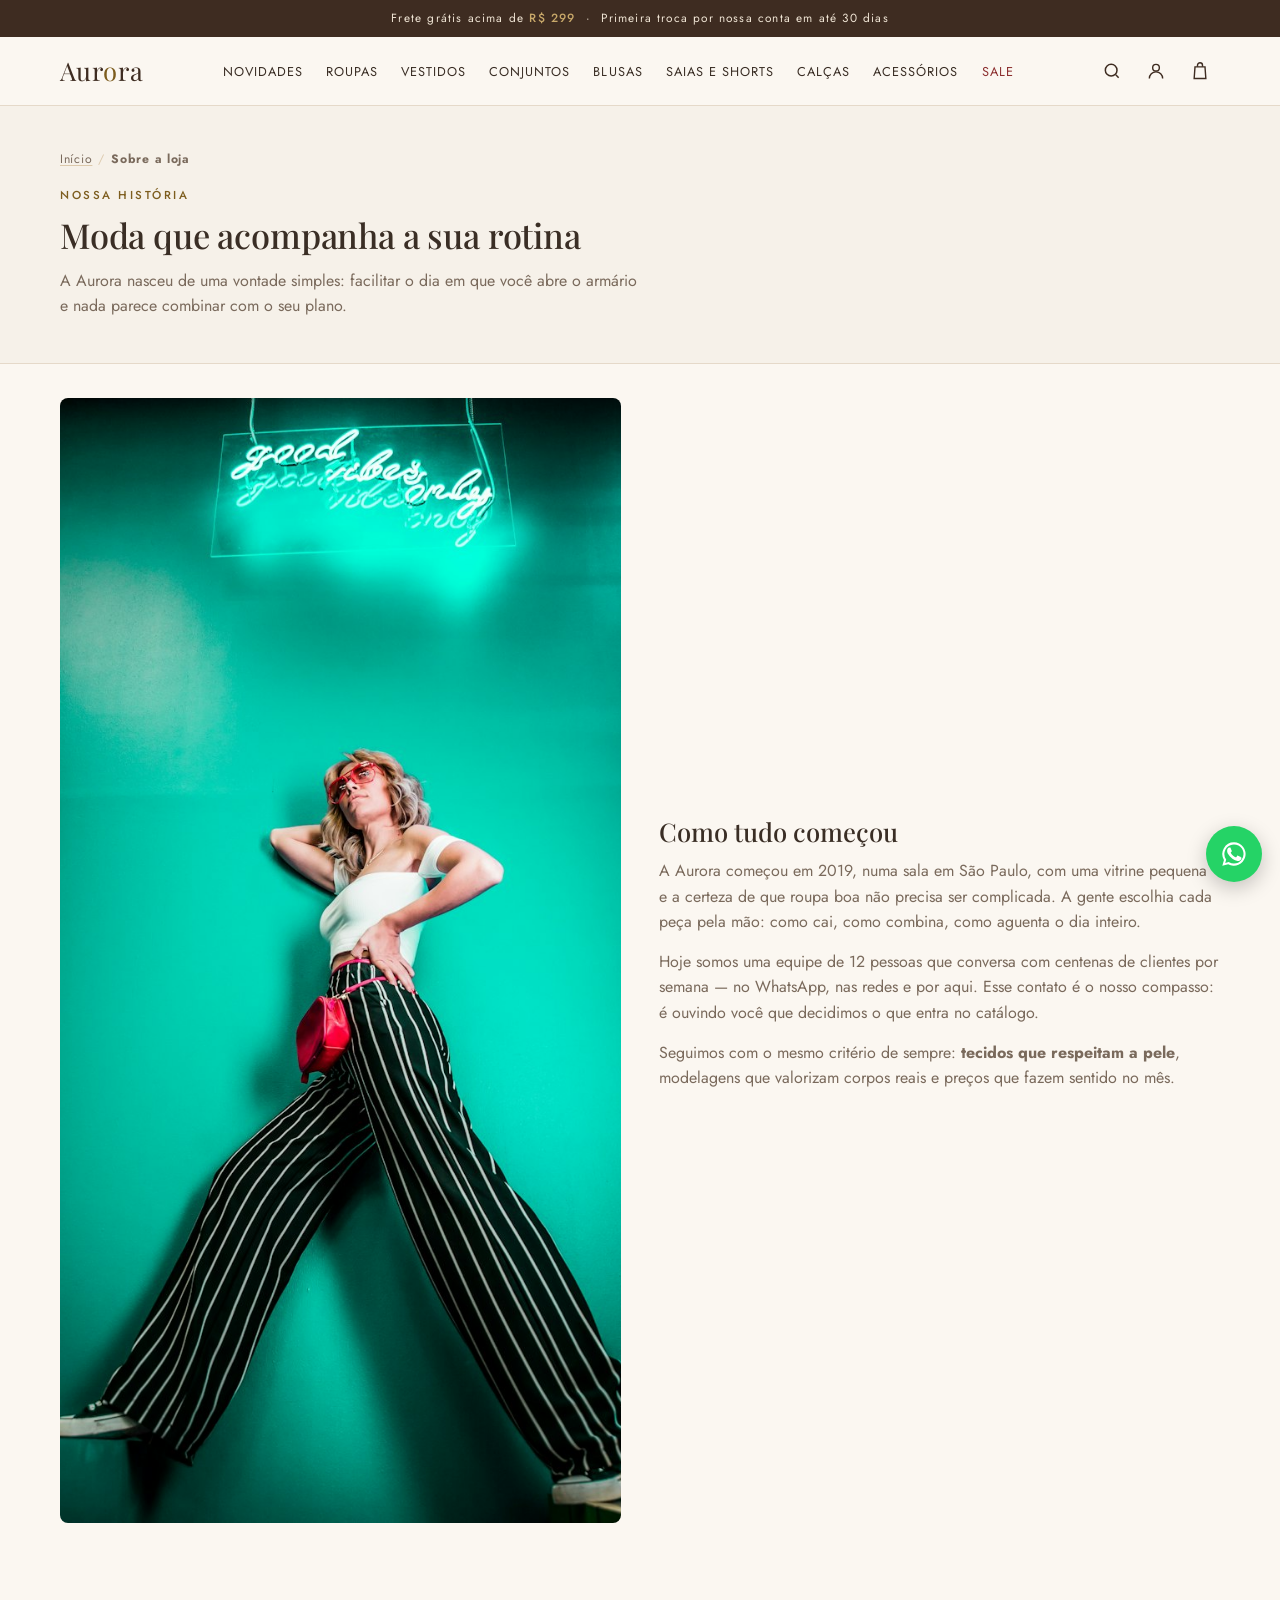
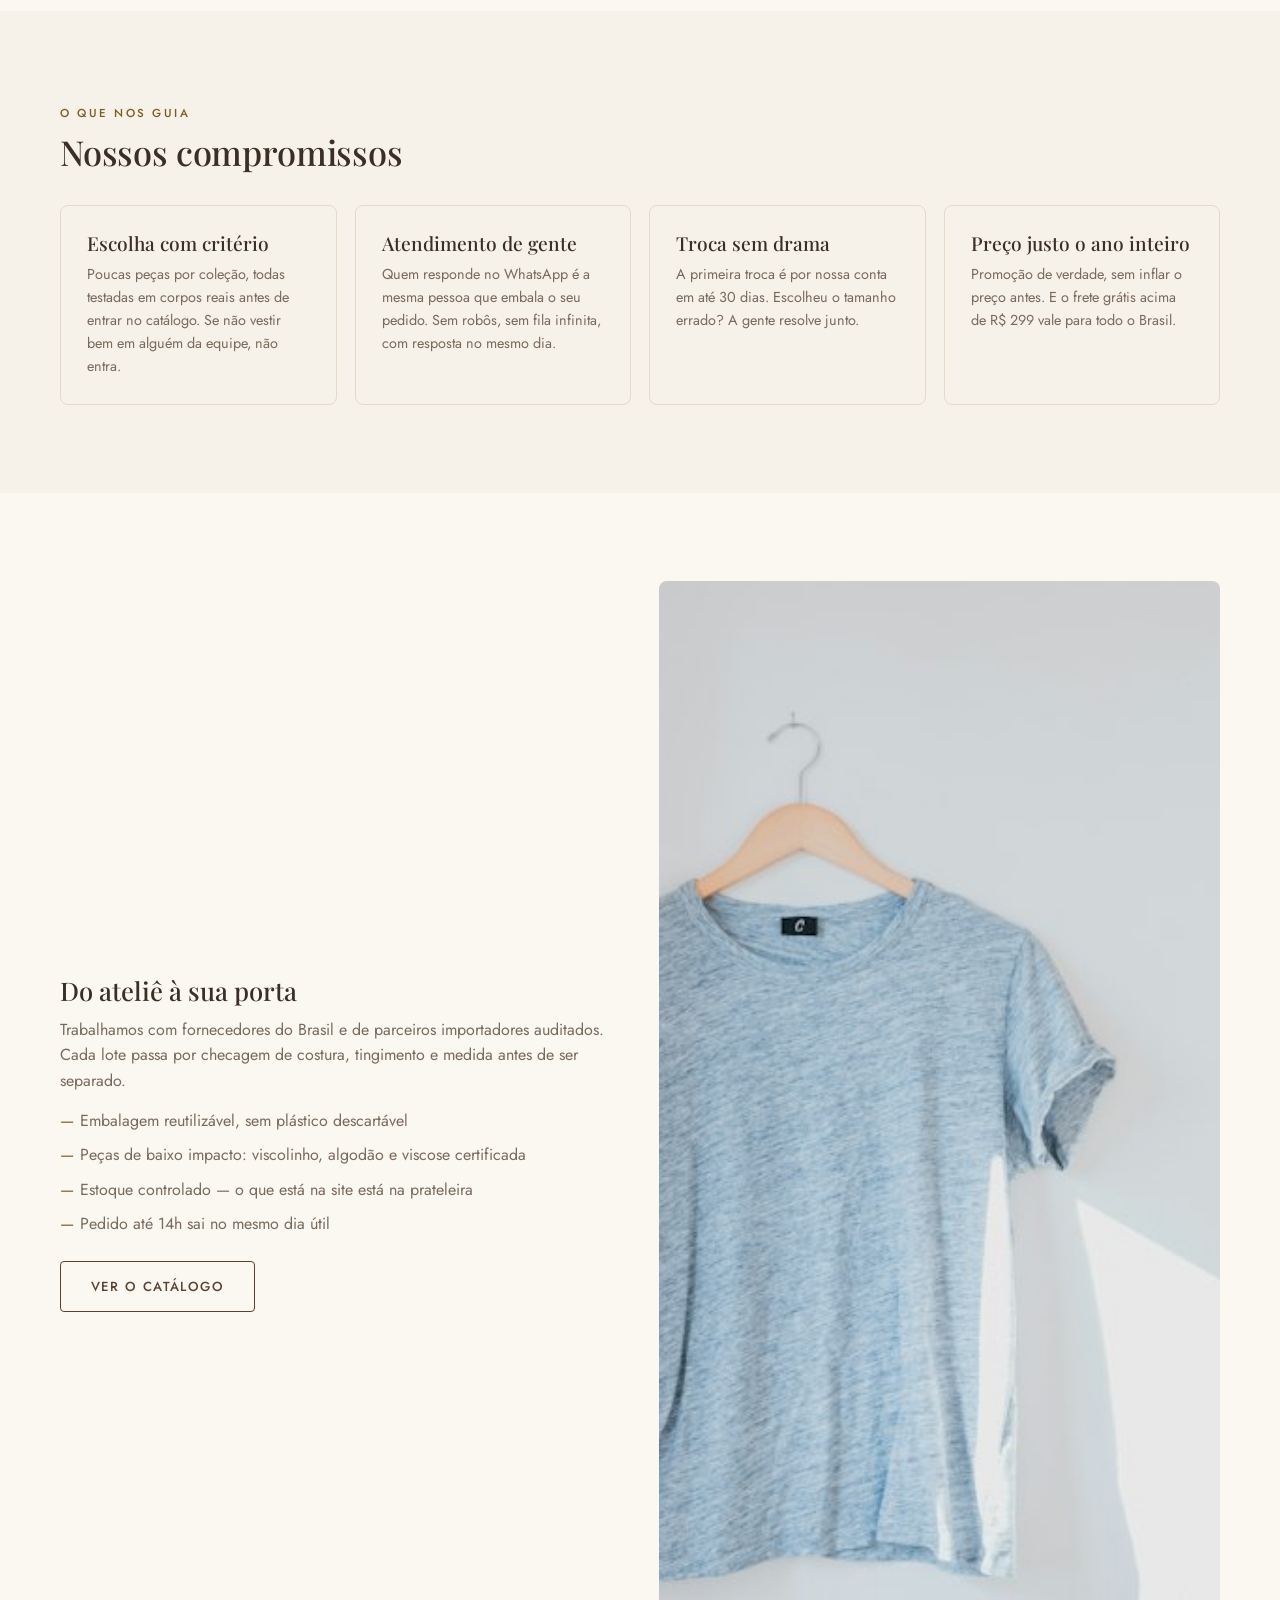
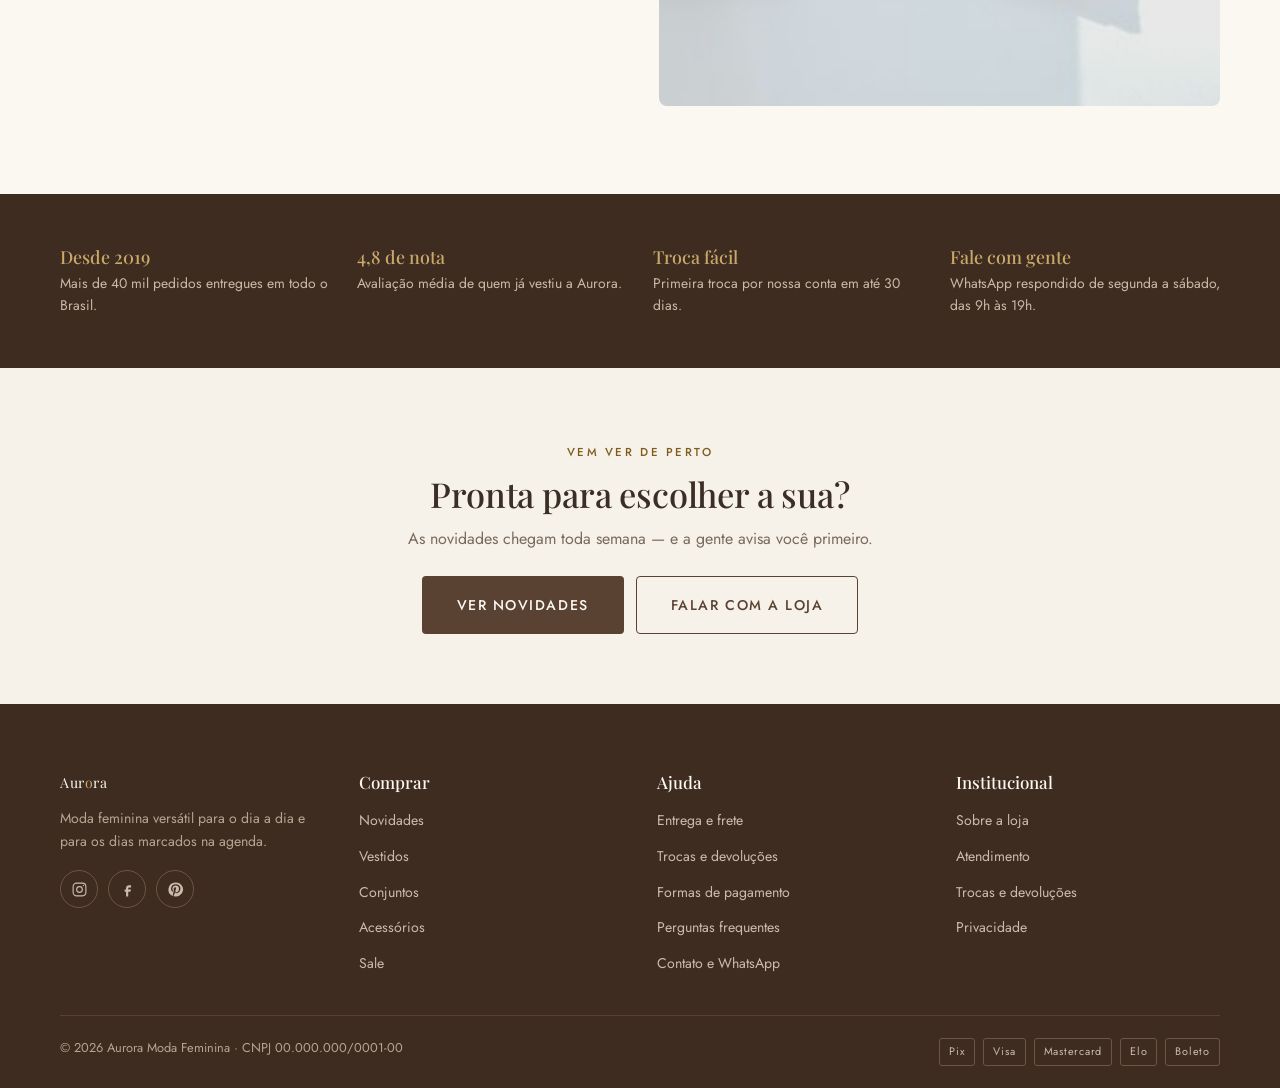
<file: sobre.html>
<!DOCTYPE html>
<html lang="pt-BR">
<head>
<meta charset="UTF-8">
<meta name="viewport" content="width=device-width, initial-scale=1">
<title>Sobre a loja — Aurora Moda Feminina</title>
<meta name="description" content="Conheça a Aurora: moda feminina versátil, escolhida peça a peça, com atendimento próximo e troca fácil.">
<link rel="preconnect" href="https://fonts.googleapis.com">
<link rel="preconnect" href="https://fonts.gstatic.com" crossorigin>
<link href="https://fonts.googleapis.com/css2?family=Playfair+Display:wght@400;500;600&family=Jost:wght@300;400;500;600&display=swap" rel="stylesheet">
<link rel="stylesheet" href="css/style.css">
</head>
<body data-pagina="">

<div class="topo-faixa">
  Frete grátis acima de <strong>R$ 299</strong> &nbsp;·&nbsp; Primeira troca por nossa conta em até 30 dias
</div>

<header class="cabecalho">
  <div class="container cabecalho-int">
    <button class="acao btn-menu" id="btn-menu" aria-label="Abrir menu" aria-expanded="false" aria-controls="menu-movel">
      <svg viewBox="0 0 24 24" fill="none" stroke="currentColor" stroke-width="1.8"><path d="M3 6h18M3 12h18M3 18h18"/></svg>
    </button>
    <a href="index.html" class="marca">Aur<span>o</span>ra</a>
    <nav class="nav-principal" aria-label="Navegação principal">
      <ul>
        <li><a class="nav-link" data-cat="novidades" href="categoria.html?cat=novidades">Novidades</a></li>
        <li><a class="nav-link" data-cat="roupas" href="categoria.html?cat=roupas">Roupas</a></li>
        <li><a class="nav-link" data-cat="vestidos" href="categoria.html?cat=vestidos">Vestidos</a></li>
        <li><a class="nav-link" data-cat="conjuntos" href="categoria.html?cat=conjuntos">Conjuntos</a></li>
        <li><a class="nav-link" data-cat="blusas" href="categoria.html?cat=blusas">Blusas</a></li>
        <li><a class="nav-link" data-cat="saias-shorts" href="categoria.html?cat=saias-shorts">Saias e shorts</a></li>
        <li><a class="nav-link" data-cat="calcas" href="categoria.html?cat=calcas">Calças</a></li>
        <li><a class="nav-link" data-cat="acessorios" href="categoria.html?cat=acessorios">Acessórios</a></li>
        <li><a class="nav-link nav-link--sale" data-cat="sale" href="categoria.html?cat=sale">Sale</a></li>
      </ul>
    </nav>
    <div class="acoes">
      <button class="acao" id="btn-busca" aria-label="Buscar" aria-expanded="false" aria-controls="busca-barra">
        <svg viewBox="0 0 24 24" fill="none" stroke="currentColor" stroke-width="1.8"><circle cx="11" cy="11" r="7"/><path d="m20 20-3.5-3.5"/></svg>
      </button>
      <a class="acao" href="atendimento.html#contato" aria-label="Atendimento">
        <svg viewBox="0 0 24 24" fill="none" stroke="currentColor" stroke-width="1.7"><circle cx="12" cy="8" r="4"/><path d="M4 21a8 8 0 0 1 16 0"/></svg>
      </a>
      <a class="acao" href="carrinho.html" aria-label="Carrinho de compras">
        <svg viewBox="0 0 24 24" fill="none" stroke="currentColor" stroke-width="1.7"><path d="M6 7h12l1 14H5L6 7z"/><path d="M9 7V5a3 3 0 0 1 6 0v2"/></svg>
        <span class="contador" id="cont-carrinho" hidden>0</span>
      </a>
    </div>
  </div>
  <div class="busca-barra" id="busca-barra" hidden>
    <form class="busca-form" id="busca-form" role="search">
      <label class="sr-only" for="busca-input">Buscar produtos</label>
      <input type="search" id="busca-input" placeholder="Busque por vestido, blusa, cor…" autocomplete="off">
      <button type="submit" aria-label="Buscar">
        <svg viewBox="0 0 24 24" fill="none" stroke="currentColor" stroke-width="1.8"><circle cx="11" cy="11" r="7"/><path d="m20 20-3.5-3.5"/></svg>
      </button>
    </form>
    <div class="sugestoes" id="busca-sugestoes" hidden></div>
  </div>
</header>

<div class="menu-movel" id="menu-movel">
  <div class="menu-movel-topo">
    <a href="index.html" class="marca">Aur<span>o</span>ra</a>
    <button class="acao" id="menu-fechar" aria-label="Fechar menu">
      <svg viewBox="0 0 24 24" fill="none" stroke="currentColor" stroke-width="1.8"><path d="M6 6l12 12M18 6L6 18"/></svg>
    </button>
  </div>
  <nav aria-label="Menu móvel">
    <a href="categoria.html?cat=novidades">Novidades</a>
    <a href="categoria.html?cat=roupas">Roupas</a>
    <a href="categoria.html?cat=vestidos">Vestidos</a>
    <a href="categoria.html?cat=conjuntos">Conjuntos</a>
    <a href="categoria.html?cat=blusas">Blusas</a>
    <a href="categoria.html?cat=saias-shorts">Saias e shorts</a>
    <a href="categoria.html?cat=calcas">Calças</a>
    <a href="categoria.html?cat=acessorios">Acessórios</a>
    <a href="categoria.html?cat=sale" style="color:var(--vinho)">Sale</a>
    <a href="sobre.html">Sobre a loja</a>
    <a href="atendimento.html">Atendimento</a>
  </nav>
</div>

<main>
  <div class="pagina-topo">
    <div class="container">
      <div class="migalha"><a href="index.html">Início</a><span>/</span><strong>Sobre a loja</strong></div>
      <span class="eyebrow">Nossa história</span>
      <h1 class="titulo-sec" style="margin-top:8px">Moda que acompanha a sua rotina</h1>
      <p class="suave" style="margin-top:12px;max-width:58ch">
        A Aurora nasceu de uma vontade simples: facilitar o dia em que você abre o armário
        e nada parece combinar com o seu plano.
      </p>
    </div>
  </div>

  <section class="secao" style="padding-top:34px">
    <div class="container grade-duas">
      <img src="assets/img/p15.jpg" alt="Mulher usando peça da coleção Aurora" width="900" height="1125">
      <div class="conteudo-prosa">
        <h2 style="margin-top:0">Como tudo começou</h2>
        <p>
          A Aurora começou em 2019, numa sala em São Paulo, com uma vitrine pequena e a
          certeza de que roupa boa não precisa ser complicada. A gente escolhia cada peça
          pela mão: como cai, como combina, como aguenta o dia inteiro.
        </p>
        <p>
          Hoje somos uma equipe de 12 pessoas que conversa com centenas de clientes por
          semana — no WhatsApp, nas redes e por aqui. Esse contato é o nosso compasso:
          é ouvindo você que decidimos o que entra no catálogo.
        </p>
        <p>
          Seguimos com o mesmo critério de sempre: <strong>tecidos que respeitam a pele</strong>,
          modelagens que valorizam corpos reais e preços que fazem sentido no mês.
        </p>
      </div>
    </div>
  </section>

  <section class="secao secao--suave">
    <div class="container">
      <div class="secao-topo">
        <div>
          <span class="eyebrow">O que nos guia</span>
          <h2 class="titulo-sec" style="margin-top:8px">Nossos compromissos</h2>
        </div>
      </div>
      <div class="contato-grade">
        <div class="contato-caixa">
          <h3>Escolha com critério</h3>
          <p>Poucas peças por coleção, todas testadas em corpos reais antes de entrar no catálogo. Se não vestir bem em alguém da equipe, não entra.</p>
        </div>
        <div class="contato-caixa">
          <h3>Atendimento de gente</h3>
          <p>Quem responde no WhatsApp é a mesma pessoa que embala o seu pedido. Sem robôs, sem fila infinita, com resposta no mesmo dia.</p>
        </div>
        <div class="contato-caixa">
          <h3>Troca sem drama</h3>
          <p>A primeira troca é por nossa conta em até 30 dias. Escolheu o tamanho errado? A gente resolve junto.</p>
        </div>
        <div class="contato-caixa">
          <h3>Preço justo o ano inteiro</h3>
          <p>Promoção de verdade, sem inflar o preço antes. E o frete grátis acima de R$ 299 vale para todo o Brasil.</p>
        </div>
      </div>
    </div>
  </section>

  <section class="secao">
    <div class="container grade-duas">
      <div class="conteudo-prosa">
        <h2 style="margin-top:0">Do ateliê à sua porta</h2>
        <p>
          Trabalhamos com fornecedores do Brasil e de parceiros importadores auditados.
          Cada lote passa por checagem de costura, tingimento e medida antes de ser separado.
        </p>
        <ul>
          <li>Embalagem reutilizável, sem plástico descartável</li>
          <li>Peças de baixo impacto: viscolinho, algodão e viscose certificada</li>
          <li>Estoque controlado — o que está na site está na prateleira</li>
          <li>Pedido até 14h sai no mesmo dia útil</li>
        </ul>
        <a class="btn btn--contorno" href="categoria.html" style="margin-top:8px">Ver o catálogo</a>
      </div>
      <img src="assets/img/p31.jpg" alt="Detalhe de tecido e acabamento das peças" width="900" height="1125">
    </div>
  </section>

  <section class="faixa-info">
    <div class="container">
      <ul>
        <li>
          <h3>Desde 2019</h3>
          <p>Mais de 40 mil pedidos entregues em todo o Brasil.</p>
        </li>
        <li>
          <h3>4,8 de nota</h3>
          <p>Avaliação média de quem já vestiu a Aurora.</p>
        </li>
        <li>
          <h3>Troca fácil</h3>
          <p>Primeira troca por nossa conta em até 30 dias.</p>
        </li>
        <li>
          <h3>Fale com gente</h3>
          <p>WhatsApp respondido de segunda a sábado, das 9h às 19h.</p>
        </li>
      </ul>
    </div>
  </section>

  <section class="secao secao--suave" style="padding-block:clamp(40px,6vw,70px)">
    <div class="container" style="text-align:center;max-width:640px">
      <span class="eyebrow">Vem ver de perto</span>
      <h2 class="titulo-sec" style="margin-top:10px">Pronta para escolher a sua?</h2>
      <p class="suave" style="margin-top:12px">As novidades chegam toda semana — e a gente avisa você primeiro.</p>
      <div style="display:flex;gap:12px;justify-content:center;flex-wrap:wrap;margin-top:24px">
        <a class="btn btn--primario btn--grande" href="categoria.html?cat=novidades">Ver novidades</a>
        <a class="btn btn--contorno btn--grande" href="atendimento.html#contato">Falar com a loja</a>
      </div>
    </div>
  </section>
</main>

<footer class="rodape">
  <div class="container">
    <div class="rodape-grade">
      <div>
        <a href="index.html" class="marca">Aur<span>o</span>ra</a>
        <p class="rodape-texto">Moda feminina versátil para o dia a dia e para os dias marcados na agenda.</p>
        <div class="redes">
          <a href="#" aria-label="Instagram"><svg viewBox="0 0 24 24" fill="none" stroke="currentColor" stroke-width="1.6"><rect x="3" y="3" width="18" height="18" rx="5"/><circle cx="12" cy="12" r="4"/><circle cx="17.5" cy="6.5" r="1" fill="currentColor" stroke="none"/></svg></a>
          <a href="#" aria-label="Facebook"><svg viewBox="0 0 24 24" fill="currentColor"><path d="M14 9h3V6h-3c-2.2 0-4 1.8-4 4v2H8v3h2v7h3v-7h3l1-3h-4v-2c0-.6.4-1 1-1z"/></svg></a>
          <a href="#" aria-label="Pinterest"><svg viewBox="0 0 24 24" fill="currentColor"><path d="M12 2a10 10 0 0 0-3.6 19.3c-.1-.8-.2-2 0-2.9l1.3-5.4s-.3-.6-.3-1.6c0-1.5.9-2.6 2-2.6.9 0 1.4.7 1.4 1.5 0 .9-.6 2.3-.9 3.6-.3 1.1.5 2 1.6 2 1.9 0 3.4-2 3.4-5 0-2.6-1.9-4.4-4.5-4.4-3 0-4.8 2.3-4.8 4.6 0 .9.4 1.9.8 2.4.1.1.1.2.1.3l-.3 1.1c0 .2-.2.2-.4.1-1.3-.6-2.1-2.5-2.1-4 0-3.3 2.4-6.3 6.9-6.3 3.6 0 6.4 2.6 6.4 6 0 3.6-2.3 6.5-5.4 6.5-1.1 0-2.1-.6-2.4-1.2l-.7 2.5c-.2.9-.9 2.1-1.4 2.8A10 10 0 1 0 12 2z"/></svg></a>
        </div>
      </div>
      <div>
        <h3>Comprar</h3>
        <ul>
          <li><a href="categoria.html?cat=novidades">Novidades</a></li>
          <li><a href="categoria.html?cat=vestidos">Vestidos</a></li>
          <li><a href="categoria.html?cat=conjuntos">Conjuntos</a></li>
          <li><a href="categoria.html?cat=acessorios">Acessórios</a></li>
          <li><a href="categoria.html?cat=sale">Sale</a></li>
        </ul>
      </div>
      <div>
        <h3>Ajuda</h3>
        <ul>
          <li><a href="atendimento.html#entrega">Entrega e frete</a></li>
          <li><a href="atendimento.html#trocas">Trocas e devoluções</a></li>
          <li><a href="atendimento.html#pagamento">Formas de pagamento</a></li>
          <li><a href="atendimento.html#faq">Perguntas frequentes</a></li>
          <li><a href="atendimento.html#contato">Contato e WhatsApp</a></li>
        </ul>
      </div>
      <div>
        <h3>Institucional</h3>
        <ul>
          <li><a href="sobre.html">Sobre a loja</a></li>
          <li><a href="atendimento.html">Atendimento</a></li>
          <li><a href="atendimento.html#trocas">Trocas e devoluções</a></li>
          <li><a href="atendimento.html#contato">Privacidade</a></li>
        </ul>
      </div>
    </div>
    <div class="rodape-base">
      <span>© 2026 Aurora Moda Feminina · CNPJ 00.000.000/0001-00</span>
      <div class="pagamentos">
        <span>Pix</span><span>Visa</span><span>Mastercard</span><span>Elo</span><span>Boleto</span>
      </div>
    </div>
  </div>
</footer>

<a class="whats" id="whats" href="#" target="_blank" rel="noopener">
  <span>Fale com a gente</span>
  <svg viewBox="0 0 24 24" fill="currentColor" aria-hidden="true"><path d="M17.5 14.4c-.3-.2-1.7-.8-2-1-.3-.1-.5-.2-.7.1-.2.3-.7 1-.9 1.2-.2.2-.3.2-.6.1-1.7-.9-2.9-1.6-4-3.6-.3-.5.3-.5.8-1.5.1-.2 0-.4 0-.5-.1-.2-.7-1.6-.9-2.2-.2-.6-.5-.5-.7-.5h-.6c-.2 0-.5.1-.8.4-.3.3-1 1-1 2.5s1.1 2.9 1.2 3.1c.2.2 2.1 3.3 5.2 4.6 2 .8 2.7.9 3.7.8.6-.1 1.7-.7 2-1.4.2-.7.2-1.3.2-1.4-.1-.2-.3-.3-.6-.4z"/><path d="M12 2a10 10 0 0 0-8.6 15.1L2 22l5-1.3A10 10 0 1 0 12 2zm0 18.2a8.2 8.2 0 0 1-4.2-1.1l-.3-.2-3 .8.8-2.9-.2-.3A8.2 8.2 0 1 1 12 20.2z"/></svg>
</a>

<script src="js/data.js"></script>
<script src="js/app.js"></script>
</body>
</html>
</file>
<file: css/style.css>
/* ============================================================
   Aurora — loja de moda feminina
   Direção de arte: creme, areia, marrom café, dourado suave
   ============================================================ */

/* ---------- 1. Tokens ---------- */
:root {
  --creme:        #FBF7F1;
  --offwhite:     #F6F1E9;
  --areia:        #EFE4D4;
  --nude:         #E7D6C2;
  --bege:         #DCC9AC;
  --marrom:       #5A4232;
  --marrom-esc:   #3E2C21;
  --dourado:      #C9A96A;
  --dourado-esc:  #7D5D1E;   /* dourado legível sobre fundos claros */
  --azul:         #A9C5D6;
  --oliva:        #77784F;
  --oliva-esc:    #5F6138;   /* verde legível sobre fundos claros */
  --vinho:        #8C2F2F;
  --branco:       #FFFFFF;

  --texto:        #3A2E25;
  --texto-suave:  #7A6A5C;
  --linha:        #E5D9C9;

  --fonte-serifa: "Playfair Display", "Cormorant Garamond", Georgia, serif;
  --fonte-sans:   "Jost", "Inter", "Helvetica Neue", Arial, sans-serif;

  --raio:    4px;
  --raio-lg: 8px;
  --sombra:  0 1px 2px rgba(58, 40, 26, .06), 0 8px 24px rgba(58, 40, 26, .07);
  --trans:   .22s ease;

  --max:     1240px;
  --gutter:  clamp(16px, 4vw, 40px);
}

/* ---------- 2. Reset ---------- */
*, *::before, *::after { box-sizing: border-box; }
html { -webkit-text-size-adjust: 100%; scroll-behavior: smooth; }
body {
  margin: 0;
  background: var(--creme);
  color: var(--texto);
  font-family: var(--fonte-sans);
  font-size: 16px;
  line-height: 1.6;
  -webkit-font-smoothing: antialiased;
}
img { max-width: 100%; display: block; }
button, input, select, textarea { font: inherit; color: inherit; }
button { cursor: pointer; border: none; background: none; }
a { color: inherit; text-decoration: none; }
ul { list-style: none; margin: 0; padding: 0; }
h1, h2, h3, h4 { margin: 0; font-weight: 500; line-height: 1.18; }
p  { margin: 0; }

:focus-visible {
  outline: 2px solid var(--marrom);
  outline-offset: 3px;
  border-radius: 2px;
}

.sr-only {
  position: absolute; width: 1px; height: 1px;
  padding: 0; margin: -1px; overflow: hidden;
  clip: rect(0 0 0 0); white-space: nowrap; border: 0;
}

/* ---------- 3. Tipografia ---------- */
.serif   { font-family: var(--fonte-serifa); }
.display {
  font-family: var(--fonte-serifa);
  font-size: clamp(2rem, 5.5vw, 3.5rem);
  letter-spacing: -.01em;
  line-height: 1.08;
}
.titulo-sec {
  font-family: var(--fonte-serifa);
  font-size: clamp(1.5rem, 3vw, 2.15rem);
  letter-spacing: -.005em;
}
.eyebrow {
  font-size: .72rem;
  letter-spacing: .22em;
  text-transform: uppercase;
  color: var(--dourado-esc);
  font-weight: 500;
}
.suave  { color: var(--texto-suave); }
.pequeno{ font-size: .85rem; }
.mini   { font-size: .78rem; }

/* ---------- 4. Layout ---------- */
.container {
  width: 100%;
  max-width: var(--max);
  margin-inline: auto;
  padding-inline: var(--gutter);
}
.secao       { padding-block: clamp(48px, 7vw, 88px); }
.secao--suave{ background: var(--offwhite); }
.secao-topo  { display: flex; align-items: flex-end; justify-content: space-between; gap: 20px; margin-bottom: 32px; flex-wrap: wrap; }

/* ---------- 5. Botões ---------- */
.btn {
  display: inline-flex; align-items: center; justify-content: center; gap: 9px;
  padding: 14px 30px;
  border-radius: var(--raio);
  font-size: .82rem;
  letter-spacing: .11em;
  text-transform: uppercase;
  font-weight: 500;
  transition: background var(--trans), color var(--trans), border-color var(--trans), transform var(--trans);
  border: 1px solid transparent;
  text-align: center;
}
.btn:active { transform: translateY(1px); }
.btn:disabled { opacity: .45; cursor: not-allowed; }
.btn:disabled:hover { background: none; color: inherit; }

.btn--primario { background: var(--marrom); color: var(--creme); }
.btn--primario:hover { background: var(--marrom-esc); }

.btn--contorno { border-color: var(--marrom); color: var(--marrom); }
.btn--contorno:hover { background: var(--marrom); color: var(--creme); }

.btn--claro { background: var(--creme); color: var(--marrom); }
.btn--claro:hover { background: var(--areia); }

.btn--largo { width: 100%; }
.btn--grande { padding: 17px 34px; font-size: .88rem; }
.btn[disabled] {
  opacity: .45; cursor: not-allowed;
  background: var(--bege); color: var(--texto-suave); border-color: transparent;
}

.link-seta {
  font-size: .8rem; letter-spacing: .1em; text-transform: uppercase;
  color: var(--marrom); border-bottom: 1px solid var(--bege);
  padding-bottom: 3px; transition: border-color var(--trans);
}
.link-seta:hover { border-color: var(--marrom); }

/* ---------- 6. Faixa superior ---------- */
.topo-faixa {
  background: var(--marrom-esc);
  color: var(--areia);
  font-size: .74rem;
  letter-spacing: .1em;
  text-align: center;
  padding: 9px var(--gutter);
}
.topo-faixa strong { color: var(--dourado); font-weight: 500; }

/* ---------- 7. Cabeçalho ---------- */
.cabecalho {
  position: sticky; top: 0; z-index: 60;
  background: rgba(251, 247, 241, .96);
  backdrop-filter: blur(10px);
  border-bottom: 1px solid var(--linha);
}
.cabecalho-int {
  display: flex; align-items: center; gap: 18px;
  min-height: 68px;
}
.marca {
  font-family: var(--fonte-serifa);
  font-size: 1.6rem;
  letter-spacing: .04em;
  color: var(--marrom-esc);
  flex-shrink: 0;
}
.marca span { color: var(--dourado-esc); }

.nav-principal { margin-inline: auto; }
.nav-principal ul { display: flex; gap: clamp(12px, 1.8vw, 26px); flex-wrap: wrap; justify-content: center; }
.nav-link {
  font-size: .8rem; letter-spacing: .08em; text-transform: uppercase;
  color: var(--texto); padding: 8px 0; position: relative; white-space: nowrap;
}
.nav-link::after {
  content: ""; position: absolute; left: 0; right: 0; bottom: 2px;
  height: 1px; background: var(--marrom);
  transform: scaleX(0); transform-origin: left; transition: transform var(--trans);
}
.nav-link:hover::after, .nav-link[aria-current="page"]::after { transform: scaleX(1); }
.nav-link--sale { color: var(--vinho); }
.nav-link--sale::after { background: var(--vinho); }

.acoes { display: flex; align-items: center; gap: 4px; flex-shrink: 0; }
.acao {
  position: relative;
  width: 40px; height: 40px;
  display: grid; place-items: center;
  border-radius: 50%;
  color: var(--marrom-esc);
  transition: background var(--trans);
}
.acao:hover { background: var(--areia); }
.acao svg { width: 20px; height: 20px; }
.contador {
  position: absolute; top: 3px; right: 2px;
  min-width: 17px; height: 17px; padding: 0 4px;
  background: var(--vinho); color: #fff;
  font-size: .64rem; font-weight: 600;
  border-radius: 999px;
  display: grid; place-items: center;
  line-height: 1;
}
.contador[hidden] { display: none; }

.btn-menu { display: none; }

/* ---------- 8. Busca ---------- */
.busca-barra {
  border-top: 1px solid var(--linha);
  background: var(--offwhite);
  padding: 14px var(--gutter);
}
.busca-barra[hidden] { display: none; }
.busca-form {
  max-width: 620px; margin-inline: auto;
  display: flex; align-items: center; gap: 10px;
  background: var(--branco);
  border: 1px solid var(--linha);
  border-radius: var(--raio);
  padding: 4px 6px 4px 16px;
}
.busca-form input {
  flex: 1; border: none; background: none; outline: none;
  padding: 10px 0; font-size: .95rem;
}
.busca-form button { color: var(--marrom); padding: 8px; display: grid; place-items: center; }
.busca-form button svg { width: 18px; height: 18px; }

.sugestoes {
  max-width: 620px; margin: 8px auto 0;
  background: var(--branco);
  border: 1px solid var(--linha);
  border-radius: var(--raio);
  overflow: hidden;
}
.sugestoes[hidden] { display: none; }
.sugestao {
  display: flex; align-items: center; gap: 12px;
  padding: 10px 14px; width: 100%; text-align: left;
  transition: background var(--trans);
}
.sugestao:hover { background: var(--offwhite); }
.sugestao img { width: 42px; height: 56px; object-fit: cover; border-radius: 3px; }
.sugestao-nome { font-size: .9rem; }
.sugestao-cat  { font-size: .74rem; color: var(--texto-suave); text-transform: uppercase; letter-spacing: .08em; }
.sugestao-preco{ margin-left: auto; font-size: .88rem; color: var(--marrom); white-space: nowrap; }

/* ---------- 9. Menu móvel ---------- */
.menu-movel {
  position: fixed; inset: 0; z-index: 80;
  background: var(--creme);
  transform: translateX(100%);
  transition: transform .3s ease;
  display: flex; flex-direction: column;
  overflow-y: auto;
}
.menu-movel.aberto { transform: translateX(0); }
.menu-movel-topo {
  display: flex; align-items: center; justify-content: space-between;
  padding: 16px var(--gutter);
  border-bottom: 1px solid var(--linha);
}
.menu-movel nav { padding: 12px var(--gutter) 40px; }
.menu-movel nav a {
  display: block; padding: 15px 0;
  font-family: var(--fonte-serifa);
  font-size: 1.35rem;
  border-bottom: 1px solid var(--linha);
}
.menu-movel nav a:hover { color: var(--dourado); }

/* ---------- 10. Hero ---------- */
.hero { position: relative; overflow: hidden; background: var(--areia); }
.hero-img {
  width: 100%;
  height: clamp(420px, 68vh, 660px);
  object-fit: cover;
  object-position: center 30%;
}
.hero-conteudo {
  position: absolute; inset: 0;
  display: flex; align-items: center;
}
.hero-card {
  max-width: 520px;
  background: rgba(251, 247, 241, .93);
  backdrop-filter: blur(6px);
  padding: clamp(28px, 4vw, 46px);
  border-radius: var(--raio-lg);
  box-shadow: var(--sombra);
}
.hero-card p { margin-top: 14px; color: var(--texto-suave); }
.hero-acoes { display: flex; gap: 12px; margin-top: 26px; flex-wrap: wrap; }

/* ---------- 11. Categorias ---------- */
.grade-cats {
  display: grid;
  grid-template-columns: repeat(auto-fit, minmax(180px, 1fr));
  gap: clamp(12px, 1.6vw, 22px);
}
.cat-card { position: relative; display: block; overflow: hidden; border-radius: var(--raio-lg); background: var(--areia); }
.cat-card img {
  width: 100%; aspect-ratio: 3/4; object-fit: cover;
  transition: transform .5s ease;
}
.cat-card:hover img { transform: scale(1.05); }
.cat-card-rotulo {
  position: absolute; left: 0; right: 0; bottom: 0;
  padding: 34px 16px 16px;
  background: linear-gradient(to top, rgba(40, 26, 17, .78), transparent);
  color: var(--creme);
  font-family: var(--fonte-serifa);
  font-size: 1.15rem;
  text-align: center;
}

/* ---------- 12. Grade de produtos ---------- */
.grade-produtos {
  display: grid;
  grid-template-columns: repeat(auto-fill, minmax(230px, 1fr));
  gap: clamp(16px, 2vw, 30px) clamp(12px, 1.6vw, 24px);
}
.card-produto { position: relative; display: flex; flex-direction: column; }
.card-media {
  position: relative;
  overflow: hidden;
  border-radius: var(--raio-lg);
  background: var(--areia);
  display: block;
}
.card-media img {
  width: 100%; aspect-ratio: 3/4; object-fit: cover;
  transition: transform .5s ease, opacity .35s ease;
}
.card-produto:hover .card-media img { transform: scale(1.045); }

.insignia {
  position: absolute; top: 10px; left: 10px; z-index: 2;
  font-size: .66rem; letter-spacing: .13em; text-transform: uppercase;
  padding: 5px 10px; border-radius: 3px;
  background: var(--creme); color: var(--marrom-esc);
  font-weight: 500;
}
.insignia--novo    { background: var(--marrom); color: var(--creme); }
.insignia--sale    { background: var(--vinho); color: #fff; }
.insignia--esgotado{ background: rgba(58, 46, 37, .86); color: var(--areia); }

.favorito {
  position: absolute; top: 8px; right: 8px; z-index: 3;
  width: 36px; height: 36px; border-radius: 50%;
  background: rgba(251, 247, 241, .92);
  display: grid; place-items: center;
  color: var(--marrom);
  transition: background var(--trans), transform var(--trans);
}
.favorito:hover { transform: scale(1.08); }
.favorito svg { width: 17px; height: 17px; fill: none; stroke: currentColor; stroke-width: 1.7; }
.favorito[aria-pressed="true"] svg { fill: var(--vinho); stroke: var(--vinho); }

.card-info { padding-top: 13px; display: flex; flex-direction: column; gap: 4px; }
.card-cat {
  font-size: .68rem; letter-spacing: .13em; text-transform: uppercase;
  color: var(--texto-suave);
}
.card-nome {
  font-family: var(--fonte-serifa);
  font-size: 1.06rem;
  line-height: 1.3;
}
.card-nome a:hover { color: var(--dourado-esc); }
.card-cores { display: flex; gap: 5px; margin-top: 2px; }
.ponto-cor {
  width: 13px; height: 13px; border-radius: 50%;
  border: 1px solid rgba(58, 46, 37, .25);
}
.card-preco { display: flex; align-items: baseline; gap: 9px; flex-wrap: wrap; margin-top: 3px; }
.preco { font-size: 1.02rem; color: var(--marrom-esc); font-weight: 500; }
.preco-antigo { font-size: .85rem; color: var(--texto-suave); text-decoration: line-through; }
.preco-parcela { font-size: .76rem; color: var(--texto-suave); }

.card-bloqueio {
  position: absolute; inset: 0; z-index: 2;
  display: grid; place-items: center;
  background: rgba(251, 247, 241, .62);
  font-size: .74rem; letter-spacing: .12em; text-transform: uppercase;
  color: var(--marrom-esc);
}

/* ---------- 13. Faixa informativa ---------- */
.faixa-info { background: var(--marrom-esc); color: var(--areia); }
.faixa-info ul {
  display: grid; grid-template-columns: repeat(auto-fit, minmax(210px, 1fr));
  gap: 26px;
  padding-block: clamp(34px, 5vw, 52px);
}
.faixa-info h3 {
  font-family: var(--fonte-serifa);
  font-size: 1.12rem; color: var(--dourado); margin-bottom: 6px;
}
.faixa-info p { font-size: .87rem; color: #C9BAA8; line-height: 1.55; }

/* ---------- 14. Looks ---------- */
.grade-looks {
  display: grid;
  grid-template-columns: repeat(auto-fit, minmax(280px, 1fr));
  gap: clamp(18px, 2.4vw, 32px);
}
.look-card { background: var(--branco); border-radius: var(--raio-lg); overflow: hidden; box-shadow: var(--sombra); display: flex; flex-direction: column; }
.look-card img { width: 100%; aspect-ratio: 4/5; object-fit: cover; }
.look-corpo { padding: 22px; display: flex; flex-direction: column; gap: 12px; flex: 1; }
.look-corpo h3 { font-family: var(--fonte-serifa); font-size: 1.3rem; }
.look-corpo p  { font-size: .9rem; color: var(--texto-suave); }
.look-itens { display: flex; flex-direction: column; gap: 7px; margin-top: auto; }
.look-item {
  display: flex; justify-content: space-between; gap: 12px;
  font-size: .84rem; padding: 7px 0;
  border-top: 1px solid var(--linha);
}
.look-item span:last-child { color: var(--marrom); white-space: nowrap; }

/* ---------- 15. Cabeçalho de página ---------- */
.pagina-topo {
  background: var(--offwhite);
  border-bottom: 1px solid var(--linha);
  padding-block: clamp(26px, 4vw, 44px);
}
.migalha { font-size: .76rem; letter-spacing: .06em; color: var(--texto-suave); margin-bottom: 12px; }
.migalha a:hover { color: var(--marrom); }
.migalha a { text-decoration: underline; text-underline-offset: 2px; text-decoration-color: var(--bege); }
.migalha span { margin-inline: 6px; color: var(--bege); }

/* ---------- 16. Categoria: filtros ---------- */
.cat-layout { display: grid; grid-template-columns: 250px 1fr; gap: clamp(24px, 3vw, 46px); align-items: start; }
.filtros { position: sticky; top: 88px; }
.filtros-titulo { display: flex; align-items: center; justify-content: space-between; margin-bottom: 6px; }
.filtros-titulo h2 { font-family: var(--fonte-serifa); font-size: 1.28rem; }
.btn-limpar { font-size: .74rem; letter-spacing: .08em; text-transform: uppercase; color: var(--vinho); }
.btn-limpar:hover { text-decoration: underline; }

.grupo { border-bottom: 1px solid var(--linha); padding-block: 16px; }
.grupo > h3 {
  font-size: .76rem; letter-spacing: .14em; text-transform: uppercase;
  color: var(--marrom-esc); margin-bottom: 12px;
  display: flex; align-items: center; justify-content: space-between;
}
.opcao { display: flex; align-items: center; gap: 10px; padding: 6px 0; cursor: pointer; font-size: .9rem; }
.opcao input { accent-color: var(--marrom); width: 16px; height: 16px; flex-shrink: 0; margin: 0; }
.opcao-contagem { margin-left: auto; font-size: .76rem; color: var(--texto-suave); }
.opcao:hover { color: var(--dourado-esc); }

.faixa-preco input[type="range"] { width: 100%; accent-color: var(--marrom); margin-top: 8px; }
.faixa-valores { display: flex; justify-content: space-between; font-size: .84rem; color: var(--marrom-esc); margin-top: 6px; }

.cor-opcao { display: flex; align-items: center; gap: 9px; padding: 5px 0; cursor: pointer; font-size: .9rem; }
.cor-opcao input { position: absolute; opacity: 0; pointer-events: none; }
.cor-amostra {
  width: 20px; height: 20px; border-radius: 50%;
  border: 1px solid rgba(58, 46, 37, .3);
  flex-shrink: 0; transition: box-shadow var(--trans);
}
.cor-opcao input:checked + .cor-amostra { box-shadow: 0 0 0 2px var(--creme), 0 0 0 3.5px var(--marrom); }

.cat-barra {
  display: flex; align-items: center; justify-content: space-between;
  gap: 16px; flex-wrap: wrap;
  padding-bottom: 18px; margin-bottom: 24px;
  border-bottom: 1px solid var(--linha);
}
.cat-contagem { font-size: .9rem; color: var(--texto-suave); }
.cat-contagem strong { color: var(--marrom-esc); font-weight: 500; }
.chips { display: flex; gap: 8px; flex-wrap: wrap; }
.chip {
  display: inline-flex; align-items: center; gap: 7px;
  font-size: .76rem; padding: 5px 11px;
  background: var(--areia); border: 0; border-radius: 999px;
  color: var(--marrom-esc); font-family: inherit; cursor: pointer;
}
.chip:hover { background: var(--nude); }
.chip button { display: grid; place-items: center; color: var(--texto-suave); }
.chip button:hover { color: var(--vinho); }
.chip svg { width: 11px; height: 11px; }

.ordenacao { display: flex; align-items: center; gap: 9px; font-size: .85rem; }
.ordenacao select {
  border: 1px solid var(--linha); background: var(--branco);
  padding: 9px 12px; border-radius: var(--raio);
  font-size: .85rem; cursor: pointer;
}

.btn-filtros-movel { display: none; }

/* ---------- 17. Página de produto ---------- */
.produto-layout { display: grid; grid-template-columns: 1.05fr 1fr; gap: clamp(28px, 4vw, 60px); align-items: start; }

.galeria { display: grid; grid-template-columns: 82px 1fr; gap: 14px; position: sticky; top: 88px; }
.galeria-thumbs { display: flex; flex-direction: column; gap: 10px; }
.galeria-thumbs button {
  border: 1px solid transparent; border-radius: var(--raio);
  overflow: hidden; padding: 0; background: var(--areia);
}
.galeria-thumbs button[aria-current="true"] { border-color: var(--marrom); }
.galeria-thumbs img { aspect-ratio: 3/4; object-fit: cover; width: 100%; }
.galeria-principal {
  border-radius: var(--raio-lg); overflow: hidden;
  background: var(--areia); position: relative;
}
.galeria-principal img { width: 100%; aspect-ratio: 3/4; object-fit: cover; }

.produto-detalhe { display: flex; flex-direction: column; gap: 20px; }
.produto-categoria { font-size: .74rem; letter-spacing: .16em; text-transform: uppercase; color: var(--dourado-esc); }
.produto-nome { font-family: var(--fonte-serifa); font-size: clamp(1.7rem, 3.4vw, 2.4rem); }
.produto-avaliacao { display: flex; align-items: center; gap: 9px; font-size: .84rem; color: var(--texto-suave); }
.estrelas { color: var(--dourado-esc); letter-spacing: 2px; font-size: .95rem; }

.produto-preco { display: flex; align-items: baseline; gap: 12px; flex-wrap: wrap; }
.produto-preco .preco { font-size: 1.75rem; }
.produto-parcela { font-size: .86rem; color: var(--texto-suave); }

.produto-resumo { color: var(--texto-suave); font-size: .97rem; }

.bloco-escolha { display: flex; flex-direction: column; gap: 11px; }
.bloco-rotulo {
  font-size: .76rem; letter-spacing: .14em; text-transform: uppercase;
  color: var(--marrom-esc); display: flex; align-items: center; justify-content: space-between;
}
.bloco-rotulo .valor { color: var(--texto-suave); letter-spacing: 0; text-transform: none; font-size: .84rem; }

.cores-escolha { display: flex; gap: 10px; flex-wrap: wrap; }
.cor-botao {
  width: 34px; height: 34px; border-radius: 50%;
  border: 1px solid rgba(58, 46, 37, .28);
  position: relative; transition: box-shadow var(--trans);
}
.cor-botao[aria-pressed="true"] { box-shadow: 0 0 0 2px var(--creme), 0 0 0 3.5px var(--marrom); }

.tamanhos { display: flex; gap: 9px; flex-wrap: wrap; }
.tamanho-botao {
  min-width: 50px; padding: 11px 13px;
  border: 1px solid var(--linha); border-radius: var(--raio);
  background: var(--branco); font-size: .88rem;
  transition: all var(--trans); position: relative;
}
.tamanho-botao:hover:not([disabled]) { border-color: var(--marrom); }
.tamanho-botao[aria-pressed="true"] { background: var(--marrom); border-color: var(--marrom); color: var(--creme); }
.tamanho-botao[disabled] {
  color: var(--texto-suave); cursor: not-allowed;
  background: linear-gradient(to top right, transparent calc(50% - 1px), var(--bege) 50%, transparent calc(50% + 1px));
}
.tamanho-botao .esgotado-tip {
  position: absolute; bottom: calc(100% + 7px); left: 50%; transform: translateX(-50%);
  background: var(--marrom-esc); color: var(--areia);
  font-size: .7rem; padding: 5px 9px; border-radius: 3px;
  white-space: nowrap; opacity: 0; pointer-events: none; transition: opacity var(--trans);
}
.tamanho-botao[disabled]:hover .esgotado-tip { opacity: 1; }

.aviso-estoque {
  display: flex; align-items: center; gap: 9px;
  font-size: .86rem; padding: 11px 14px;
  background: var(--areia); border-radius: var(--raio);
  color: var(--marrom-esc);
}
.aviso-estoque .ponto { width: 7px; height: 7px; border-radius: 50%; background: var(--oliva); flex-shrink: 0; }
.aviso-estoque--baixo .ponto { background: var(--dourado); }
.aviso-estoque--esgotado .ponto { background: var(--vinho); }

.compra { display: flex; gap: 12px; align-items: stretch; }
.qtd {
  display: flex; align-items: center;
  border: 1px solid var(--linha); border-radius: var(--raio);
  background: var(--branco); overflow: hidden;
}
.qtd button { width: 42px; height: 100%; font-size: 1.15rem; color: var(--marrom); transition: background var(--trans); }
.qtd button:hover { background: var(--areia); }
.qtd input {
  width: 44px; text-align: center; border: none; outline: none;
  background: none; font-size: .95rem; -moz-appearance: textfield;
}
.qtd input::-webkit-outer-spin-button, .qtd input::-webkit-inner-spin-button { -webkit-appearance: none; margin: 0; }
.compra .btn { flex: 1; }

.favorito-grande {
  width: 52px; border: 1px solid var(--linha); border-radius: var(--raio);
  background: var(--branco); display: grid; place-items: center;
  color: var(--marrom); transition: all var(--trans);
}
.favorito-grande:hover { border-color: var(--marrom); }
.favorito-grande svg { width: 20px; height: 20px; fill: none; stroke: currentColor; stroke-width: 1.7; }
.favorito-grande[aria-pressed="true"] svg { fill: var(--vinho); stroke: var(--vinho); }

.entre-compra { display: flex; flex-direction: column; gap: 9px; }
.entrega-estimada {
  display: flex; gap: 11px; align-items: flex-start;
  font-size: .87rem; color: var(--texto-suave);
  padding: 14px; border: 1px dashed var(--bege); border-radius: var(--raio);
}
.entrega-estimada svg { width: 18px; height: 18px; flex-shrink: 0; color: var(--marrom); margin-top: 1px; }

.accordion { border-top: 1px solid var(--linha); }
.accordion details { border-bottom: 1px solid var(--linha); }
.accordion summary {
  padding: 16px 0; cursor: pointer; list-style: none;
  font-size: .82rem; letter-spacing: .1em; text-transform: uppercase;
  color: var(--marrom-esc); display: flex; justify-content: space-between; align-items: center;
}
.accordion summary::-webkit-details-marker { display: none; }
.accordion summary::after { content: "+"; font-size: 1.15rem; color: var(--dourado-esc); transition: transform var(--trans); }
.accordion details[open] summary::after { transform: rotate(45deg); }
.accordion .corpo { padding-bottom: 18px; font-size: .92rem; color: var(--texto-suave); display: flex; flex-direction: column; gap: 8px; }
.accordion .corpo strong { color: var(--texto); font-weight: 500; }

.tabela-medidas { width: 100%; border-collapse: collapse; font-size: .87rem; }
.tabela-medidas th, .tabela-medidas td { padding: 9px 6px; text-align: left; border-bottom: 1px solid var(--linha); }
.tabela-medidas th { color: var(--marrom-esc); font-weight: 500; font-size: .78rem; letter-spacing: .08em; text-transform: uppercase; }
.tabela-medidas td:first-child { color: var(--marrom-esc); font-weight: 500; }

/* ---------- 18. Carrinho ---------- */
.carrinho-layout { display: grid; grid-template-columns: 1fr 360px; gap: clamp(24px, 3vw, 46px); align-items: start; }

.carrinho-lista { display: flex; flex-direction: column; }
.item-carrinho {
  display: grid; grid-template-columns: 96px 1fr auto;
  gap: 18px; padding-block: 22px;
  border-bottom: 1px solid var(--linha);
}
.item-carrinho img { width: 96px; aspect-ratio: 3/4; object-fit: cover; border-radius: var(--raio); }
.item-corpo { display: flex; flex-direction: column; gap: 5px; }
.item-nome { font-family: var(--fonte-serifa); font-size: 1.1rem; }
.item-nome a:hover { color: var(--dourado-esc); }
.item-variantes { font-size: .84rem; color: var(--texto-suave); }
.item-acoes { display: flex; align-items: center; gap: 14px; margin-top: 8px; }
.item-remover { font-size: .78rem; color: var(--texto-suave); letter-spacing: .05em; }
.item-remover:hover { color: var(--vinho); text-decoration: underline; }
.item-dir { display: flex; flex-direction: column; align-items: flex-end; gap: 10px; }
.item-subtotal { font-size: 1rem; color: var(--marrom-esc); font-weight: 500; white-space: nowrap; }
.item-carrinho .qtd { padding: 0; }
.item-carrinho .qtd button { width: 34px; font-size: 1rem; }
.item-carrinho .qtd input { width: 36px; font-size: .9rem; }

.resumo { background: var(--offwhite); border-radius: var(--raio-lg); padding: 26px; position: sticky; top: 88px; }
.resumo h2 { font-family: var(--fonte-serifa); font-size: 1.4rem; margin-bottom: 18px; }
.resumo-linha { display: flex; justify-content: space-between; gap: 12px; padding: 9px 0; font-size: .92rem; }
.resumo-linha span:last-child { color: var(--marrom-esc); }
.resumo-total {
  display: flex; justify-content: space-between; gap: 12px;
  padding-top: 15px; margin-top: 8px;
  border-top: 1px solid var(--linha);
  font-family: var(--fonte-serifa); font-size: 1.28rem;
  color: var(--marrom-esc);
}
.resumo-frete { font-size: .84rem; color: var(--texto-suave); }
.resumo-frete.ok { color: var(--oliva-esc); }
.resumo .btn { margin-top: 16px; }
.resumo-seguro { font-size: .78rem; color: var(--texto-suave); text-align: center; margin-top: 12px; }

.cupom { display: flex; gap: 8px; margin-top: 16px; }
.cupom input {
  flex: 1; min-width: 0; padding: 11px 13px;
  border: 1px solid var(--linha); border-radius: var(--raio);
  background: var(--branco); font-size: .88rem; outline: none;
}
.cupom input:focus { border-color: var(--marrom); }
.cupom button {
  padding: 11px 17px; border: 1px solid var(--marrom);
  border-radius: var(--raio); font-size: .76rem;
  letter-spacing: .09em; text-transform: uppercase; color: var(--marrom);
  transition: all var(--trans);
}
.cupom button:hover { background: var(--marrom); color: var(--creme); }
.mensagem-cupom { font-size: .8rem; margin-top: 7px; }
.mensagem-cupom.ok  { color: var(--oliva-esc); }
.mensagem-cupom.err { color: var(--vinho); }

.frete-caixa { margin-top: 18px; padding-top: 18px; border-top: 1px solid var(--linha); }
.frete-caixa h3 { font-size: .78rem; letter-spacing: .12em; text-transform: uppercase; color: var(--marrom-esc); margin-bottom: 10px; }
.frete-form { display: flex; gap: 8px; }
.frete-form input {
  flex: 1; min-width: 0; padding: 11px 13px;
  border: 1px solid var(--linha); border-radius: var(--raio);
  background: var(--branco); font-size: .88rem; outline: none;
}
.frete-form input:focus { border-color: var(--marrom); }
.frete-form button {
  padding: 11px 15px; background: var(--areia); border-radius: var(--raio);
  font-size: .76rem; letter-spacing: .08em; text-transform: uppercase;
  color: var(--marrom-esc); transition: background var(--trans);
}
.frete-form button:hover { background: var(--bege); }
.frete-resultado { font-size: .85rem; margin-top: 10px; color: var(--texto-suave); }

.carrinho-vazio { text-align: center; padding-block: clamp(50px, 9vw, 100px); }
.carrinho-vazio h1, .carrinho-vazio h2 { font-family: var(--fonte-serifa); font-size: clamp(1.7rem, 4vw, 2.5rem); margin-bottom: 12px; }
.carrinho-vazio p { color: var(--texto-suave); margin-bottom: 26px; }

/* ---------- 19. Conteúdo estático ---------- */
.conteudo-prosa { max-width: 760px; }
.conteudo-prosa h2 { font-family: var(--fonte-serifa); font-size: 1.6rem; margin-top: 34px; margin-bottom: 12px; }
.conteudo-prosa p  { color: var(--texto-suave); margin-bottom: 14px; }
.conteudo-prosa ul { display: flex; flex-direction: column; gap: 9px; margin-bottom: 16px; }
.conteudo-prosa li { color: var(--texto-suave); padding-left: 20px; position: relative; }
.conteudo-prosa li::before { content: "—"; position: absolute; left: 0; color: var(--dourado-esc); }

.grade-duas { display: grid; grid-template-columns: repeat(auto-fit, minmax(300px, 1fr)); gap: clamp(20px, 3vw, 40px); align-items: center; }
.grade-duas img { border-radius: var(--raio-lg); width: 100%; aspect-ratio: 4/5; object-fit: cover; }

/* ---------- 20. FAQ ---------- */
.faq { display: flex; flex-direction: column; }
.faq details { border-bottom: 1px solid var(--linha); }
.faq summary {
  padding: 20px 0; cursor: pointer; list-style: none;
  font-family: var(--fonte-serifa); font-size: 1.12rem;
  display: flex; justify-content: space-between; gap: 18px; align-items: center;
}
.faq summary::-webkit-details-marker { display: none; }
.faq summary::after { content: "+"; color: var(--dourado-esc); font-size: 1.4rem; transition: transform var(--trans); flex-shrink: 0; }
.faq details[open] summary::after { transform: rotate(45deg); }
.faq .corpo { padding-bottom: 20px; color: var(--texto-suave); font-size: .95rem; max-width: 66ch; }

/* ---------- 21. Contato ---------- */
.contato-grade { display: grid; grid-template-columns: repeat(auto-fit, minmax(250px, 1fr)); gap: 18px; }
.contato-caixa {
  background: var(--offwhite); border: 1px solid var(--linha);
  border-radius: var(--raio-lg); padding: 26px;
  display: flex; flex-direction: column; gap: 8px;
}
.contato-caixa h3 { font-family: var(--fonte-serifa); font-size: 1.2rem; }
.contato-caixa p { font-size: .9rem; color: var(--texto-suave); }
.contato-caixa a { color: var(--marrom); font-size: .92rem; border-bottom: 1px solid var(--bege); align-self: flex-start; }
.contato-caixa a:hover { border-color: var(--marrom); }

.formulario { display: flex; flex-direction: column; gap: 16px; max-width: 560px; }
.campo { display: flex; flex-direction: column; gap: 6px; }
.campo label { font-size: .76rem; letter-spacing: .12em; text-transform: uppercase; color: var(--marrom-esc); }
.campo input, .campo textarea, .campo select {
  padding: 12px 14px; border: 1px solid var(--linha);
  border-radius: var(--raio); background: var(--branco);
  font-size: .95rem; outline: none; transition: border-color var(--trans);
}
.campo input:focus, .campo textarea:focus, .campo select:focus { border-color: var(--marrom); }
.campo textarea { resize: vertical; min-height: 130px; }

/* ---------- 22. Newsletter ---------- */
.newsletter { background: var(--areia); }
.newsletter-int {
  display: grid; grid-template-columns: repeat(auto-fit, minmax(280px, 1fr));
  gap: 26px; align-items: center;
}
.newsletter h2 { font-family: var(--fonte-serifa); font-size: clamp(1.4rem, 2.6vw, 1.95rem); }
.newsletter p { color: var(--marrom); font-size: .92rem; margin-top: 7px; }
.newsletter-form { display: flex; gap: 9px; }
.newsletter-form input {
  flex: 1; min-width: 0; padding: 14px 16px;
  border: 1px solid var(--bege); border-radius: var(--raio);
  background: var(--creme); font-size: .92rem; outline: none;
}
.newsletter-form input:focus { border-color: var(--marrom); }
.newsletter-msg { font-size: .84rem; margin-top: 9px; color: var(--oliva-esc); }

/* ---------- 23. Rodapé ---------- */
.rodape { background: var(--marrom-esc); color: #CBBBAD; padding-top: clamp(44px, 6vw, 68px); }
.rodape-grade {
  display: grid;
  grid-template-columns: repeat(auto-fit, minmax(190px, 1fr));
  gap: 34px;
  padding-bottom: 40px;
}
.rodape h3 {
  font-family: var(--fonte-serifa); font-size: 1.06rem;
  color: var(--creme); margin-bottom: 15px;
}
.rodape ul { display: flex; flex-direction: column; gap: 10px; }
.rodape a { font-size: .88rem; transition: color var(--trans); }
.rodape .marca span { color: var(--dourado); }
.rodape a:hover { color: var(--dourado); }
.rodape .marca { color: var(--creme); display: block; margin-bottom: 12px; }
.rodape-texto { font-size: .88rem; line-height: 1.65; color: #B6A593; }

.redes { display: flex; gap: 10px; margin-top: 17px; }
.redes a {
  width: 38px; height: 38px; border-radius: 50%;
  border: 1px solid #6B5647;
  display: grid; place-items: center;
  transition: all var(--trans);
}
.redes a:hover { background: var(--dourado); border-color: var(--dourado); color: var(--marrom-esc); }
.redes svg { width: 17px; height: 17px; }

.rodape-base {
  border-top: 1px solid #554234;
  padding-block: 22px;
  display: flex; justify-content: space-between; gap: 16px; flex-wrap: wrap;
  font-size: .8rem; color: #B6A593;
}
.pagamentos { display: flex; gap: 8px; flex-wrap: wrap; }
.pagamentos span {
  font-size: .68rem; letter-spacing: .07em;
  border: 1px solid #6B5647; border-radius: 3px;
  padding: 4px 9px; color: #CBBBAD;
}
.pagamentos--clara span { border-color: var(--bege); color: var(--marrom); background: var(--branco); }

/* ---------- 24. WhatsApp flutuante ---------- */
.whats {
  position: fixed; right: 18px; bottom: 18px; z-index: 70;
  width: 56px; height: 56px; border-radius: 50%;
  background: #25D366; color: #fff;
  display: grid; place-items: center;
  box-shadow: 0 6px 20px rgba(0, 0, 0, .22);
  transition: transform var(--trans);
}
.whats:hover { transform: scale(1.07); }
.whats svg { width: 28px; height: 28px; }
.whats span {
  position: absolute; right: calc(100% + 10px);
  background: var(--marrom-esc); color: var(--creme);
  font-size: .78rem; padding: 7px 12px; border-radius: var(--raio);
  white-space: nowrap; opacity: 0; pointer-events: none;
  transition: opacity var(--trans);
}
.whats:hover span { opacity: 1; }

/* ---------- 25. Toast ---------- */
.toast-area {
  position: fixed; left: 50%; bottom: 26px; transform: translateX(-50%);
  z-index: 90; display: flex; flex-direction: column; gap: 10px;
  align-items: center; pointer-events: none;
  width: min(92vw, 440px);
}
.toast {
  background: var(--marrom-esc); color: var(--creme);
  padding: 13px 20px; border-radius: var(--raio);
  font-size: .88rem; box-shadow: var(--sombra);
  display: flex; align-items: center; gap: 10px;
  animation: toast-entra .28s ease;
  pointer-events: auto; width: 100%;
}
.toast svg { width: 17px; height: 17px; color: var(--dourado); flex-shrink: 0; }
.toast.saindo { animation: toast-sai .3s ease forwards; }
@keyframes toast-entra { from { opacity: 0; transform: translateY(14px); } to { opacity: 1; transform: none; } }
@keyframes toast-sai   { to { opacity: 0; transform: translateY(10px); } }

/* ---------- 26. Utilitários ---------- */
[hidden] { display: none !important; }
.vazio { text-align: center; padding-block: 60px; color: var(--texto-suave); }
.vazio h2, .vazio h3 { font-family: var(--fonte-serifa); font-size: 1.5rem; color: var(--texto); margin-bottom: 8px; }

/* ---------- 27. Responsivo ---------- */
@media (max-width: 1080px) {
  .nav-principal ul { gap: 14px; }
  .nav-link { font-size: .74rem; }
}

@media (max-width: 940px) {
  .nav-principal { display: none; }
  .btn-menu { display: grid; }
  .cabecalho-int { justify-content: space-between; }
  .marca { font-size: 1.4rem; }

  .cat-layout { grid-template-columns: 1fr; }
  .filtros {
    position: fixed; inset: 0; z-index: 85;
    background: var(--creme); padding: 0 var(--gutter) 40px;
    overflow-y: auto; transform: translateX(-100%);
    transition: transform .3s ease; top: 0;
  }
  .filtros.aberto { transform: translateX(0); }
  .filtros-topo-movel {
    display: flex !important; align-items: center; justify-content: space-between;
    padding: 16px 0; border-bottom: 1px solid var(--linha); margin-bottom: 8px;
    position: sticky; top: 0; background: var(--creme); z-index: 2;
  }
  .btn-filtros-movel { display: inline-flex; }
  #filtros-aplicar-movel { display: inline-flex; }

  .produto-layout { grid-template-columns: 1fr; }
  .galeria { position: static; grid-template-columns: 1fr; }
  .galeria-thumbs { flex-direction: row; order: 2; overflow-x: auto; }
  .galeria-thumbs button { flex: 0 0 68px; }

  .carrinho-layout { grid-template-columns: 1fr; }
  .resumo { position: static; }
}

@media (min-width: 941px) {
  .filtros-topo-movel { display: none !important; }
  #filtros-aplicar-movel { display: none !important; }
}

@media (max-width: 720px) {
  .hero-img { height: clamp(400px, 62vh, 540px); object-position: center 22%; }
  .hero-conteudo { align-items: flex-end; padding-bottom: 22px; }
  .hero-card { max-width: 100%; padding: 24px 22px; }
  .hero-acoes .btn { flex: 1; }

  .grade-produtos { grid-template-columns: repeat(2, 1fr); gap: 22px 12px; }
  .card-nome { font-size: .97rem; }
  .preco { font-size: .95rem; }

  .item-carrinho { grid-template-columns: 78px 1fr; }
  .item-carrinho img { width: 78px; }
  .item-dir { grid-column: 1 / -1; flex-direction: row; justify-content: flex-end; align-items: center; }

  .compra { flex-wrap: wrap; }
  .compra .btn { flex: 1 1 100%; order: 2; }
  .qtd { order: 1; }
  .favorito-grande { order: 1; }

  .rodape-base { flex-direction: column; text-align: center; align-items: center; }
  .pagamentos { justify-content: center; }
}

@media (max-width: 460px) {
  .grade-produtos { grid-template-columns: repeat(2, 1fr); }
  .cat-card-rotulo { font-size: 1rem; padding: 26px 10px 13px; }
  .whats { width: 50px; height: 50px; right: 14px; bottom: 14px; }
  .whats svg { width: 25px; height: 25px; }
  .tamanho-botao { min-width: 46px; padding: 10px 11px; }
}

@media (prefers-reduced-motion: reduce) {
  *, *::before, *::after {
    animation-duration: .01ms !important;
    transition-duration: .01ms !important;
    scroll-behavior: auto !important;
  }
}
</file>
<file: espaco-dliras/css/styles.css>
/* =========================================================
   ESPAÇO D'LIRAS — Design system
   Extraído do PDF "Espaço D'Liras" (Canva)
   ---------------------------------------------------------
   Cores ........... Azul #004AAD · Creme #FFF3E3
                     Dourado #C49A6C · Marrom #8B5E3C
                     Vermelho #FF3131 · Cinza #6B6B6B
   Tipografia ...... Playfair Display (títulos)
                     Mulish (texto) · Great Vibes (selo)
   Formas .......... Pills azuis, painéis creme arredondados,
                     molduras douradas em "L" nos cantos
   ========================================================= */

:root{
  --azul:        #004AAD;
  --azul-escuro: #003A87;
  --azul-claro:  #E8F0FB;
  --creme:       #FFF3E3;
  --creme-2:     #FBE9D2;
  --dourado:     #C49A6C;
  --marrom:      #8B5E3C;
  --vermelho:    #FF3131;   /* ícones e destaques (contraste não textual) */
  --vermelho-txt:#D32020;   /* o mesmo vermelho em texto: 5.2:1 sobre branco */
  --zap:         #0F8246;   /* verde WhatsApp com contraste AA (4.9:1 c/ branco) */
  --zap-escuro:  #0B6738;
  --preto:       #141414;
  --texto:       #2B2B2B;
  --cinza:       #6B6B6B;
  --branco:      #FFFFFF;

  --serif: "Playfair Display", Georgia, "Times New Roman", serif;
  --sans:  "Mulish", "Segoe UI", Helvetica, Arial, sans-serif;
  --script:"Great Vibes", "Segoe Script", cursive;

  --r-painel: 34px;
  --r-foto:   18px;
  --sombra:   0 18px 45px rgba(0,0,0,.10);
  --largura:  1180px;
}

/* ---------- Reset ---------- */
*,*::before,*::after{ box-sizing:border-box; }
html{ scroll-behavior:smooth; -webkit-text-size-adjust:100%; }
body{
  margin:0;
  font-family:var(--sans);
  color:var(--texto);
  background:var(--branco);
  line-height:1.65;
  font-size:17px;
  overflow-x:hidden;
}
img{ max-width:100%; display:block; }
a{ color:inherit; }
h1,h2,h3{ margin:0; font-family:var(--serif); color:var(--preto); line-height:1.15; }
p{ margin:0; }
ul{ margin:0; padding:0; list-style:none; }

:focus-visible{ outline:3px solid var(--dourado); outline-offset:3px; border-radius:6px; }

/* ---------- utilitários ---------- */
.conteudo{ width:min(var(--largura), calc(100% - 48px)); margin-inline:auto; }

.pill{
  display:inline-block;
  background:var(--azul);
  color:var(--branco);
  font-size:clamp(1.05rem,2.4vw,1.5rem);
  font-weight:600;
  padding:.35em 1.5em;
  border-radius:999px;
  letter-spacing:.2px;
  box-shadow:0 8px 20px rgba(0,74,173,.22);
}

.titulo{
  font-size:clamp(2rem,4.6vw,3.35rem);
  font-weight:700;
  letter-spacing:-.5px;
}
.titulo em{ font-style:italic; color:var(--azul); }
.titulo--cinza{ color:#565656; }
.subtitulo{ font-family:var(--serif); font-size:clamp(1.4rem,3vw,2rem); }

.secao__sub{
  color:var(--cinza);
  font-size:1.03rem;
  max-width:56ch;
}
.secao__cabecalho{
  display:flex; flex-direction:column; gap:.6rem;
  margin-bottom:2.2rem;
}

/* ---------- botões ---------- */
.btn{
  display:inline-flex; align-items:center; justify-content:center; gap:.6rem;
  font-family:var(--sans); font-weight:700; font-size:1rem;
  padding:.85em 1.7em; border-radius:999px;
  text-decoration:none; border:2px solid transparent;
  cursor:pointer; transition:transform .2s ease, box-shadow .2s ease, background .2s ease, color .2s ease;
}
.btn svg{ width:1.15em; height:1.15em; fill:currentColor; }
.btn:hover{ transform:translateY(-3px); }
.btn--zap{ background:var(--zap); color:#fff; box-shadow:0 10px 26px rgba(15,130,70,.32); }
.btn--zap:hover{ background:var(--zap-escuro); box-shadow:0 14px 30px rgba(15,130,70,.4); }
.btn--azul{ background:var(--azul); color:#fff; box-shadow:0 10px 26px rgba(0,74,173,.3); }
.btn--azul:hover{ background:var(--azul-escuro); }
.btn--linha{ background:transparent; color:var(--azul); border-color:var(--azul); }
.btn--linha:hover{ background:var(--azul); color:#fff; }
.btn--linha-azul{ color:var(--marrom); border-color:var(--dourado); }
.btn--linha-azul:hover{ background:var(--marrom); border-color:var(--marrom); color:#fff; }
.btn--bloco{ width:100%; margin-top:2rem; }

/* =========================================================
   TOPO / NAVEGAÇÃO
   ========================================================= */
.topo{
  position:sticky; top:0; z-index:60;
  background:rgba(255,255,255,.94);
  backdrop-filter:blur(10px);
  border-bottom:1px solid rgba(0,0,0,.06);
  transition:box-shadow .3s ease;
}
.topo.topo--fixo{ box-shadow:0 8px 26px rgba(0,0,0,.10); }
.topo__inner{
  width:min(var(--largura), calc(100% - 48px));
  margin-inline:auto;
  min-height:76px;
  display:flex; align-items:center; justify-content:space-between; gap:1.5rem;
}
.marca{ text-decoration:none; display:flex; flex-direction:column; line-height:1; }
.marca__nome{
  font-family:var(--serif); font-weight:900; font-style:italic;
  font-size:1.55rem; color:var(--azul); letter-spacing:-.5px;
}
.marca__frase{
  font-family:var(--script); font-size:1.15rem; color:var(--marrom); margin-top:.15rem;
}

.nav{ display:flex; align-items:center; gap:1.6rem; }
.nav a:not(.btn){
  text-decoration:none; font-weight:700; font-size:.98rem; color:var(--texto);
  position:relative; padding:.3rem 0;
}
.nav a:not(.btn)::after{
  content:""; position:absolute; left:0; right:0; bottom:-2px; height:3px;
  background:var(--azul); border-radius:3px; transform:scaleX(0);
  transform-origin:left; transition:transform .25s ease;
}
.nav a:not(.btn):hover::after,
.nav a.ativo::after{ transform:scaleX(1); }
.nav a.ativo{ color:var(--azul); }
.nav__cta{ padding:.6em 1.4em; font-size:.95rem; }

.nav__abrir{
  display:none; flex-direction:column; gap:5px;
  background:var(--azul); border:0; border-radius:12px;
  padding:11px 10px; cursor:pointer;
}
.nav__abrir span{ width:24px; height:2.5px; background:#fff; border-radius:2px; transition:.25s; }

/* =========================================================
   HERO
   ========================================================= */
.hero{ background:var(--branco); }
.hero__foto{
  position:relative; height:clamp(300px,54vh,540px); overflow:hidden;
}
.hero__foto img{ width:100%; height:100%; object-fit:cover; }
.hero__foto::after{
  content:""; position:absolute; inset:0;
  background:linear-gradient(180deg, rgba(0,74,173,.28) 0%, rgba(0,0,0,0) 45%, rgba(0,0,0,.18) 100%);
}

.hero__painel{
  width:min(var(--largura), calc(100% - 48px));
  margin:-90px auto 0;
  position:relative; z-index:2;
  background:var(--creme);
  border-radius:var(--r-painel);
  padding:clamp(2rem,4vw,3.4rem);
  box-shadow:var(--sombra);
  border-top:6px solid var(--azul);
}
.hero__sobretitulo{
  font-weight:800; letter-spacing:.22em; text-transform:uppercase;
  font-size:.78rem; color:var(--marrom);
}
.hero__titulo{
  font-size:clamp(2.7rem,8vw,5.4rem);
  font-weight:900; font-style:italic; color:var(--azul);
  letter-spacing:-2px; margin-top:.35rem;
}
.hero__script{
  font-family:var(--script);
  font-size:clamp(1.9rem,5vw,3rem);
  color:var(--preto); line-height:1; margin-top:-.2rem;
}
.hero__texto{
  margin-top:1.1rem; max-width:52ch; font-size:1.06rem; color:#3A3A3A;
}
.hero__acoes{ display:flex; flex-wrap:wrap; gap:.9rem; margin-top:1.6rem; }

.hero__destaques{
  display:grid; grid-template-columns:repeat(3,1fr);
  gap:1rem; margin-top:2.2rem;
  border-top:2px dashed rgba(139,94,60,.35); padding-top:1.6rem;
}
.hero__destaques li{ display:flex; flex-direction:column; }
.hero__destaques strong{
  font-family:var(--serif); font-size:clamp(1.5rem,3.4vw,2.2rem);
  color:var(--azul); line-height:1;
}
.hero__destaques span{ font-size:.9rem; color:var(--cinza); margin-top:.3rem; }

/* =========================================================
   SEÇÕES
   ========================================================= */
.secao{ padding:clamp(3.5rem,8vw,6.5rem) 0; position:relative; }
.secao--creme{ background:var(--creme); }
.secao .pill{ margin-bottom:1.6rem; }

.painel{
  position:relative;
  border-radius:var(--r-painel);
  padding:clamp(1.6rem,4vw,3.2rem);
}
.painel--cantos{ background:var(--creme); }
.secao--creme .painel--branco,
.painel--branco{ background:var(--branco); }
.painel{ box-shadow:0 14px 40px rgba(0,0,0,.07); }

/* moldura dourada em "L" — motivo do PDF */
.painel--cantos::before,
.painel--cantos::after{
  content:""; position:absolute; pointer-events:none;
  border:3px solid var(--dourado); border-left:0; border-bottom:0;
  border-top-right-radius:6px;
}
.painel--cantos::before{ top:-16px; right:-16px; width:170px; height:110px; }
.painel--cantos::after{
  top:-30px; right:-30px; width:210px; height:140px;
  border-color:var(--marrom); opacity:.75;
}
/* sem folga na lateral, o canto dourado volta para dentro do painel */
@media (max-width:1285px){
  .painel--cantos::before{ top:-14px; right:26px; width:150px; height:95px; }
  .painel--cantos::after{ top:-26px; right:14px; width:185px; height:125px; }
}

/* ---------- lista de estrutura ---------- */
.itens{
  display:grid; grid-template-columns:repeat(auto-fit,minmax(230px,1fr));
  gap:.9rem;
}
.item{
  display:flex; align-items:center; gap:.9rem;
  background:var(--branco); border-radius:16px;
  padding:.85rem 1rem;
  border:1px solid rgba(139,94,60,.16);
  transition:transform .2s ease, box-shadow .2s ease;
}
.item:hover{ transform:translateY(-4px); box-shadow:0 12px 26px rgba(0,0,0,.09); }
.item__icone{
  flex:0 0 auto; width:44px; height:44px; border-radius:12px;
  background:var(--azul-claro); color:var(--azul);
  display:grid; place-items:center;
}
.item__icone svg{
  width:24px; height:24px; fill:none; stroke:currentColor;
  stroke-width:1.8; stroke-linecap:round; stroke-linejoin:round;
}
.item__texto{ display:flex; flex-direction:column; line-height:1.3; }
.item__texto strong{ font-size:1rem; color:var(--preto); }
.item__texto small{ font-size:.83rem; color:var(--cinza); }

/* ---------- horários ---------- */
.horarios{
  margin-top:2rem; background:var(--azul); color:#fff;
  border-radius:22px; padding:1.4rem clamp(1.1rem,3vw,2rem);
  display:flex; flex-wrap:wrap; align-items:center; justify-content:space-between;
  gap:1.2rem;
}
.horarios__titulo{ display:flex; align-items:center; gap:.8rem; }
.horarios__titulo h3{ color:#fff; font-size:clamp(1.4rem,3vw,2rem); }
.horarios__icone{
  width:46px; height:46px; border-radius:50%;
  background:rgba(255,255,255,.16); display:grid; place-items:center;
}
.horarios__icone svg{ width:26px; height:26px; fill:none; stroke:#fff; stroke-width:1.8; stroke-linecap:round; }
.horarios__lista{ display:flex; flex-wrap:wrap; gap:1.6rem; }
.horarios__lista p{ display:flex; flex-direction:column; }
.horarios__lista span{ font-size:.85rem; opacity:.85; text-transform:uppercase; letter-spacing:.1em; }
.horarios__lista strong{ font-size:1.25rem; font-weight:800; }

/* ---------- galerias ---------- */
.galeria{ display:grid; gap:1.2rem; margin-top:1.6rem; }
.galeria--1{ grid-template-columns:1fr; max-width:520px; }
.galeria--2{ grid-template-columns:repeat(2,1fr); }
.galeria--3{ grid-template-columns:repeat(3,1fr); }

.foto{
  margin:0; position:relative; overflow:hidden;
  border-radius:var(--r-foto); background:var(--creme);
  box-shadow:0 12px 30px rgba(0,0,0,.12);
}
.foto img{ width:100%; height:100%; object-fit:cover; transition:transform .5s ease; }
.foto:hover img{ transform:scale(1.05); }
.foto figcaption{
  position:absolute; left:0; right:0; bottom:0;
  padding:1.6rem 1rem .85rem;
  font-size:.9rem; font-weight:700; color:#fff;
  background:linear-gradient(transparent, rgba(0,0,0,.72));
}
.galeria--2 .foto{ aspect-ratio:4/3; }
.galeria--3 .foto{ aspect-ratio:3/4; }
.galeria--1 .foto{ aspect-ratio:5/4; }

/* =========================================================
   NOVIDADES
   ========================================================= */
.novidade{
  display:grid; grid-template-columns:1fr 1.05fr; gap:clamp(1.6rem,4vw,3rem);
  align-items:center;
}
.selo{
  display:inline-block; background:var(--dourado); color:#2A1C0E; /* dourado do PDF + texto escuro: contraste 6.4:1 */
  font-weight:800; font-size:.78rem; letter-spacing:.18em; text-transform:uppercase;
  padding:.4em 1em; border-radius:999px; margin-bottom:1rem;
}
.novidade__texto p{ margin-top:1rem; color:#3A3A3A; }
.checklist{ margin-top:1.3rem; display:grid; gap:.6rem; }
.checklist li{
  position:relative; padding-left:2rem; font-weight:600; color:var(--preto);
}
.checklist li::before{
  content:""; position:absolute; left:0; top:.3em;
  width:20px; height:20px; border-radius:50%;
  background:var(--azul);
}
.checklist li::after{
  content:""; position:absolute; left:6px; top:.55em;
  width:8px; height:4.5px;
  border-left:2.4px solid #fff; border-bottom:2.4px solid #fff;
  transform:rotate(-45deg);
}

.novidade__mosaico{
  display:grid; grid-template-columns:1fr 1fr; gap:.9rem;
}
.novidade__mosaico img{
  width:100%; height:100%; object-fit:cover;
  border-radius:16px; aspect-ratio:1/1;
  box-shadow:0 10px 26px rgba(0,0,0,.14);
  transition:transform .35s ease;
}
.novidade__mosaico img:hover{ transform:translateY(-6px); }
.novidade__mosaico img:nth-child(1){ aspect-ratio:4/5; }
.novidade__mosaico img:nth-child(4){ aspect-ratio:4/5; }

/* =========================================================
   VALORES
   ========================================================= */
.tabela{
  display:grid; grid-template-columns:repeat(auto-fit,minmax(260px,1fr));
  gap:1.3rem;
}
.plano{
  position:relative; background:var(--branco);
  border:2px solid rgba(0,74,173,.16);
  border-radius:24px; padding:1.8rem 1.6rem;
  display:flex; flex-direction:column; gap:.5rem;
  transition:transform .25s ease, box-shadow .25s ease;
}
.plano:hover{ transform:translateY(-6px); box-shadow:0 18px 40px rgba(0,0,0,.12); }
.plano--destaque{
  background:var(--azul); border-color:var(--azul); color:#fff;
}
.plano--destaque .plano__periodo,
.plano--destaque .plano__preco,
.plano--destaque .plano__obs{ color:#fff; }
.plano__banda{
  position:absolute; top:-15px; right:20px;
  background:var(--dourado); color:#2A1C0E;
  font-size:.74rem; font-weight:800; letter-spacing:.14em; text-transform:uppercase;
  padding:.35em 1em; border-radius:999px;
  box-shadow:0 8px 18px rgba(196,154,108,.4);
}
.plano__periodo{
  font-weight:800; text-transform:uppercase; letter-spacing:.1em;
  font-size:.82rem; color:var(--marrom);
}
.plano__preco{
  font-family:var(--serif); font-size:clamp(2.6rem,6vw,3.6rem);
  color:var(--azul); font-weight:900; line-height:1;
}
.plano__preco small{ font-family:var(--sans); font-size:.9rem; font-weight:800; vertical-align:super; }
.plano__obs{ font-size:.92rem; color:var(--cinza); }

.pagamento{ margin-top:2.4rem; }
.pagamento__lista{ display:grid; gap:1rem; margin-top:1.1rem; }
.pagamento__lista li{
  display:flex; gap:1rem; align-items:flex-start;
  background:var(--branco); border-radius:16px; padding:1rem 1.2rem;
  border-left:5px solid var(--azul);
}
.marca-icone{
  flex:0 0 auto; width:30px; height:30px; border-radius:50%;
  background:var(--azul); color:#fff;
  display:grid; place-items:center; font-weight:800; font-size:.9rem;
}
.marca-icone svg{ width:17px; height:17px; fill:none; stroke:currentColor; stroke-width:2.6; stroke-linecap:round; }
.marca-icone--erro{ background:var(--vermelho); }
.marca-icone--data{ background:var(--marrom); }
.pagamento__lista p{ font-size:1rem; }
.aviso{ color:var(--vermelho-txt); font-weight:700; }

/* =========================================================
   LOCALIZAÇÃO
   ========================================================= */
.local{ display:grid; grid-template-columns:1.35fr .9fr; gap:clamp(1.5rem,4vw,2.8rem); }
.local__linha{ font-size:1.15rem; font-weight:700; color:var(--preto); margin-top:.8rem; }
.local__ref{ color:var(--cinza); margin-top:.2rem; }
.link-mapa{
  display:inline-flex; align-items:center; gap:.45rem;
  margin-top:1.1rem; font-weight:700; color:var(--azul);
  text-decoration:underline; text-underline-offset:4px;
  word-break:break-all; font-size:1.02rem;
}
.link-mapa svg{ width:1em; height:1em; fill:none; stroke:currentColor; stroke-width:2; stroke-linecap:round; }
.link-mapa:hover{ color:var(--marrom); }
.local__acoes{ display:flex; flex-wrap:wrap; gap:.8rem; margin-top:1.5rem; }

.local__cartao{
  background:var(--creme); border-radius:22px;
  padding:1.5rem 1.6rem; border:2px solid rgba(196,154,108,.5);
}
.secao--creme .local__cartao{ background:#fff; }
.local__cartaoTitulo{
  font-family:var(--serif); font-size:1.3rem; color:var(--preto); font-weight:700;
  margin-bottom:.8rem;
}
.local__cartao li{
  position:relative; padding:.4rem 0 .4rem 1.6rem;
  border-bottom:1px dashed rgba(139,94,60,.28); font-size:.97rem;
}
.local__cartao li:last-child{ border-bottom:0; }
.local__cartao li::before{
  content:""; position:absolute; left:0; top:1.05em;
  width:9px; height:9px; border-radius:50%; background:var(--dourado);
}

/* =========================================================
   CONTATO / REDES SOCIAIS
   ========================================================= */
.contato{
  display:grid; grid-template-columns:1.1fr .9fr;
  gap:clamp(1.6rem,4vw,3rem); align-items:center;
  background:var(--creme); border-radius:var(--r-painel);
  padding:clamp(1.6rem,4vw,3rem);
  box-shadow:var(--sombra);
}
.contato__cards{ display:grid; gap:1rem; margin-top:1.8rem; }
.ccard{
  display:flex; align-items:center; gap:1rem;
  background:#fff; border-radius:18px; padding:1.1rem 1.3rem;
  text-decoration:none; border:2px solid transparent;
  transition:transform .2s ease, border-color .2s ease, box-shadow .2s ease;
}
.ccard:hover{ transform:translateX(6px); border-color:var(--azul); box-shadow:0 14px 30px rgba(0,0,0,.1); }
.ccard__icone{
  flex:0 0 auto; width:52px; height:52px; border-radius:16px;
  display:grid; place-items:center; color:#fff;
}
.ccard__icone svg{ width:27px; height:27px; fill:none; stroke:currentColor; stroke-width:1.9; }
.ccard__icone--zap{ background:var(--zap); }
.ccard__icone--zap svg{ fill:currentColor; stroke:none; }
.ccard__icone--ig{ background:linear-gradient(45deg,#F58529,#DD2A7B 45%,#8134AF); }
.ccard__txt{ display:flex; flex-direction:column; line-height:1.4; }
.ccard__txt strong{ font-size:1.05rem; color:var(--preto); }
.ccard__txt span{ font-size:1.15rem; font-weight:800; color:var(--azul); }
.ccard__txt em{ font-style:normal; font-size:.86rem; color:var(--cinza); word-break:break-all; }

.foto--alt{ aspect-ratio:1/1; }
.foto--alt img{ object-position:center 38%; }

/* =========================================================
   RODAPÉ
   ========================================================= */
.rodape{
  background:var(--azul); color:#fff;
  padding:2.8rem 0 1.4rem; margin-top:1rem;
}
.rodape__inner{
  display:flex; flex-wrap:wrap; gap:1.6rem;
  justify-content:space-between; align-items:flex-start;
}
.rodape__marca{ display:flex; flex-direction:column; line-height:1; }
.rodape__marca .marca__nome{ color:#fff; font-size:1.7rem; }
.rodape__marca .marca__frase{ color:var(--creme); font-size:1.25rem; }
.rodape__end{ font-size:.95rem; opacity:.9; max-width:38ch; }
.rodape__links{ display:flex; flex-direction:column; gap:.5rem; }
.rodape__links a{ color:#fff; font-weight:700; text-decoration:none; }
.rodape__links a:hover{ text-decoration:underline; }
.rodape__copy{
  text-align:center; font-size:.85rem; opacity:.75;
  margin-top:2rem; padding-top:1.2rem;
  border-top:1px solid rgba(255,255,255,.2);
  width:min(var(--largura), calc(100% - 48px)); margin-inline:auto;
}

/* ---------- zap flutuante ---------- */
.zap-flutuante{
  position:fixed; right:22px; bottom:22px; z-index:70;
  width:60px; height:60px; border-radius:50%;
  background:var(--zap); display:grid; place-items:center;
  box-shadow:0 12px 30px rgba(15,130,70,.45);
  transition:transform .25s ease, opacity .3s ease, visibility .3s ease;
}
.zap-flutuante svg{ width:32px; height:32px; fill:#fff; }
.zap-flutuante:hover{ transform:scale(1.08); }
.zap-flutuante--oculto{ opacity:0; visibility:hidden; transform:translateY(20px); }

/* ---------- animação de entrada ---------- */
.revelar{ opacity:0; transform:translateY(28px); transition:opacity .7s ease, transform .7s ease; }
.revelar.visivel{ opacity:1; transform:none; }

/* =========================================================
   RESPONSIVO
   ========================================================= */
@media (max-width:980px){
  .novidade, .local, .contato{ grid-template-columns:1fr; }
  .galeria--3{ grid-template-columns:repeat(3,1fr); }
}

@media (max-width:860px){
  .nav__abrir{ display:flex; }
  .nav{
    position:absolute; top:100%; left:0; right:0;
    background:#fff; flex-direction:column; align-items:flex-start;
    gap:.2rem; padding:1rem 24px 1.4rem;
    box-shadow:0 18px 30px rgba(0,0,0,.12);
    display:none;
  }
  .nav.aberto{ display:flex; }
  .nav a{ padding:.7rem 0; width:100%; font-size:1.05rem; }
  .nav__cta{ margin-top:.6rem; width:100%; }
  .nav__abrir[aria-expanded="true"] span:nth-child(1){ transform:translateY(7.5px) rotate(45deg); }
  .nav__abrir[aria-expanded="true"] span:nth-child(2){ opacity:0; }
  .nav__abrir[aria-expanded="true"] span:nth-child(3){ transform:translateY(-7.5px) rotate(-45deg); }

  .hero__painel{ margin-top:-60px; }
  .hero__destaques{ grid-template-columns:1fr; gap:.7rem; }
  .hero__destaques li{ flex-direction:row; align-items:baseline; gap:.6rem; }
  .galeria--2, .galeria--3{ grid-template-columns:1fr 1fr; }
  .painel--cantos::before{ width:110px; height:70px; top:-10px; right:-10px; }
  .painel--cantos::after{ width:140px; height:95px; top:-20px; right:-20px; }
}

@media (max-width:560px){
  body{ font-size:16px; }
  .conteudo, .topo__inner, .hero__painel, .rodape__copy{ width:calc(100% - 32px); }
  .galeria--2, .galeria--3{ grid-template-columns:1fr; }
  .galeria--3 .foto, .galeria--2 .foto{ aspect-ratio:4/3; }
  .horarios{ flex-direction:column; align-items:flex-start; }
  .hero__acoes .btn{ width:100%; }
  .zap-flutuante{ right:16px; bottom:16px; width:54px; height:54px; }
}

@media (prefers-reduced-motion:reduce){
  *{ animation:none !important; transition:none !important; scroll-behavior:auto !important; }
  .revelar{ opacity:1; transform:none; }
}
</file>
